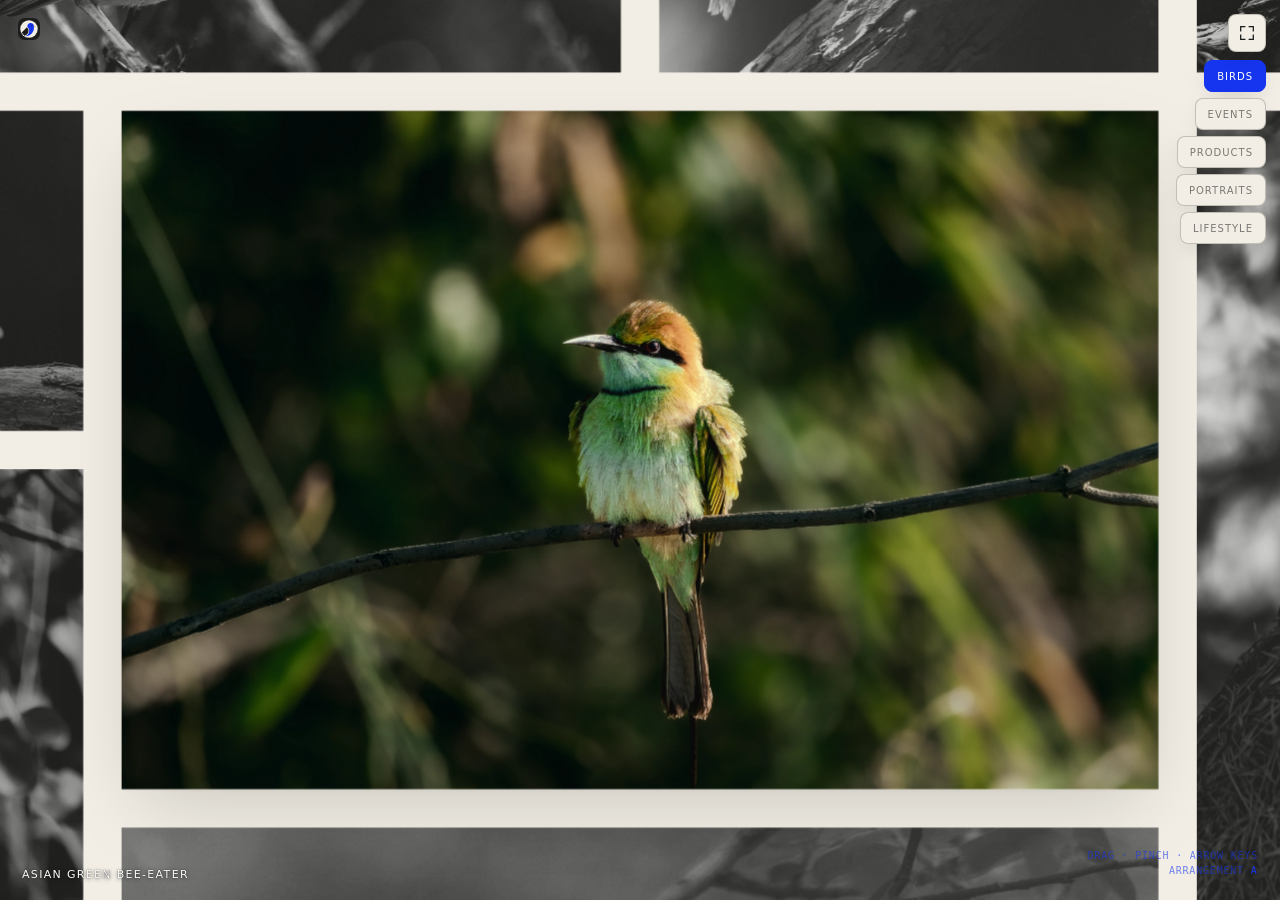
<file: public/index.html>
<!DOCTYPE html>
<html lang="en">
<head>
<meta charset="UTF-8" />
<meta name="viewport" content="width=device-width, initial-scale=1.0, viewport-fit=cover" />
<title>Kees Leemeijer · Photography</title>
<meta name="description" content="Photography by Kees Leemeijer — a hand-arranged, pannable plane in three collections: birds, events and products." />
<link rel="canonical" href="https://gewoonkees132.github.io/Bird-portfolio/" />
<meta name="theme-color" content="#1635ee" />

<meta property="og:type" content="website" />
<meta property="og:site_name" content="Kees Leemeijer" />
<meta property="og:title" content="Kees Leemeijer · Photography" />
<meta property="og:description" content="Photography by Kees Leemeijer — a hand-arranged, pannable plane in three collections: birds, events and products." />
<meta property="og:url" content="https://gewoonkees132.github.io/Bird-portfolio/" />
<meta property="og:image" content="https://gewoonkees132.github.io/Bird-portfolio/files/P5-Green_Bee-eater.webp" />
<meta property="og:image:alt" content="Asian Green Bee-eater perched in evening light." />

<meta name="twitter:card" content="summary_large_image" />
<meta name="twitter:title" content="Kees Leemeijer · Photography" />
<meta name="twitter:description" content="Photography by Kees Leemeijer — a hand-arranged, pannable plane in three collections: birds, events and products." />
<meta name="twitter:image" content="https://gewoonkees132.github.io/Bird-portfolio/files/P5-Green_Bee-eater.webp" />

<link rel="icon" type="image/svg+xml" href="files/logo.svg" />
<link rel="preload" as="image" href="files/P5-Green_Bee-eater.webp" fetchpriority="high" />
<link rel="stylesheet" href="styles.css" />

<script type="application/ld+json">
{
  "@context": "https://schema.org",
  "@graph": [
    {
      "@type": "Person",
      "name": "Kees Leemeijer",
      "url": "https://gewoonkees132.github.io/Bird-portfolio/",
      "image": "https://gewoonkees132.github.io/Bird-portfolio/files/P5-Green_Bee-eater.webp",
      "jobTitle": "Bird photographer",
      "email": "mailto:kees_leemeijer@hotmail.com"
    },
    {
      "@type": "ImageGallery",
      "name": "Bird Photography by Kees Leemeijer",
      "url": "https://gewoonkees132.github.io/Bird-portfolio/",
      "creator": { "@type": "Person", "name": "Kees Leemeijer" },
      "image": [
        {"@type":"ImageObject","name":"European Robin","contentUrl":"https://gewoonkees132.github.io/Bird-portfolio/files/P1-European_Robin.webp"},
        {"@type":"ImageObject","name":"Baya Weaver","contentUrl":"https://gewoonkees132.github.io/Bird-portfolio/files/P2-Baya_Weaver.webp"},
        {"@type":"ImageObject","name":"Dunnock","contentUrl":"https://gewoonkees132.github.io/Bird-portfolio/files/P4-Dunnock.webp"},
        {"@type":"ImageObject","name":"Asian Green Bee-eater","contentUrl":"https://gewoonkees132.github.io/Bird-portfolio/files/P5-Green_Bee-eater.webp"},
        {"@type":"ImageObject","name":"Baya Weaver","contentUrl":"https://gewoonkees132.github.io/Bird-portfolio/files/P6-Baya_Weaver_display.webp"},
        {"@type":"ImageObject","name":"Eurasian Blue Tit","contentUrl":"https://gewoonkees132.github.io/Bird-portfolio/files/P7-Eurasian_Blue_Tit.webp"},
        {"@type":"ImageObject","name":"Jerdon’s Bushlark","contentUrl":"https://gewoonkees132.github.io/Bird-portfolio/files/P8-Jerdons_Bushlark.webp"},
        {"@type":"ImageObject","name":"Eurasian Blue Tit","contentUrl":"https://gewoonkees132.github.io/Bird-portfolio/files/P9-Eurasian_Blue_Tit.webp"},
        {"@type":"ImageObject","name":"Great Tit","contentUrl":"https://gewoonkees132.github.io/Bird-portfolio/files/P10-Great_Tit.webp"},
        {"@type":"ImageObject","name":"Great Tit","contentUrl":"https://gewoonkees132.github.io/Bird-portfolio/files/P11-Great_Tit.webp"},
        {"@type":"ImageObject","name":"Great Tit","contentUrl":"https://gewoonkees132.github.io/Bird-portfolio/files/P12-Great_Tit.webp"},
        {"@type":"ImageObject","name":"Eurasian Blue Tit","contentUrl":"https://gewoonkees132.github.io/Bird-portfolio/files/P13-Eurasian_Blue_Tit.webp"},
        {"@type":"ImageObject","name":"European Robin","contentUrl":"https://gewoonkees132.github.io/Bird-portfolio/files/P14-European_Robin.webp"},
        {"@type":"ImageObject","name":"European Robin","contentUrl":"https://gewoonkees132.github.io/Bird-portfolio/files/P15-European_Robin.webp"},
        {"@type":"ImageObject","name":"European Robin","contentUrl":"https://gewoonkees132.github.io/Bird-portfolio/files/P16-European_Robin.webp"},
        {"@type":"ImageObject","name":"Eurasian Blue Tit","contentUrl":"https://gewoonkees132.github.io/Bird-portfolio/files/P17-Eurasian_Blue_Tit.webp"},
        {"@type":"ImageObject","name":"Great Spotted Woodpecker","contentUrl":"https://gewoonkees132.github.io/Bird-portfolio/files/P18-Great_Spotted_Woodpecker.webp"},
        {"@type":"ImageObject","name":"House Sparrow","contentUrl":"https://gewoonkees132.github.io/Bird-portfolio/files/P19-House_Sparrow.webp"},
        {"@type":"ImageObject","name":"Lesser Black-backed Gull","contentUrl":"https://gewoonkees132.github.io/Bird-portfolio/files/P20-Lesser_Black-backed_Gull.webp"}
      ]
    }
  ]
}
</script>
</head>
<body>
<main>

  <!-- Desktop spatial plane (decorative for AT — mobile edition serves screen readers) -->
  <div class="stage" id="stage" aria-hidden="true" aria-label="Pannable photograph plane. Drag, pinch, or use arrow keys to explore. Mobile visitors see an editorial scroll below.">
    <div class="plane" id="plane"></div>
  </div>

  <!-- Identity (wordmark + pictogram) -->
  <a class="identity" href="mailto:kees_leemeijer@hotmail.com" aria-label="Email Kees Leemeijer">
    <img class="pictogram" src="files/logo.svg" alt="" aria-hidden="true" />
    <h1 class="wordmark"><span class="name">Kees Leemeijer</span><span class="dot">.</span></h1>
  </a>

  <!-- Species label, pinned bottom-left.
       Resting: just .line-name in small caps on the photo.
       Bloomed: name + latin, hairline-separated lede / vitals / fun-fact pull. -->
  <div class="species" id="species">
    <!-- Resting label and bloomed title are two elements that crossfade on
         bloom (no layout morph). The resting label carries aria-live so the
         current species is announced; the bloomed title duplicates it visually
         and is hidden from AT. -->
    <div class="line-name line-name--bloom" aria-hidden="true"></div>
    <div class="line-name line-name--rest" aria-live="polite" aria-atomic="true"></div>
    <div class="line-lede"></div>
    <div class="line-vitals"></div>
    <div class="line-fact"></div>
  </div>

  <!-- Quiet pan affordance: arrangement letter + drag hint -->
  <div class="compass">
    <div>Drag · pinch · arrow keys</div>
    <div>Arrangement <span class="arr" id="compass-arr">A</span></div>
  </div>

  <!-- Collection switcher — four bodies of work share one plane. Four
       separate buttons stacked down the right-hand edge, under the viewer
       toggle. The data-collection keys match COLLECTIONS in app.js, and
       tools/check-species.js asserts that they still do. -->
  <div class="collections" id="collections" role="group" aria-label="Choose a collection">
    <button class="coll-btn" type="button" data-collection="birds"    aria-pressed="true">Birds</button>
    <button class="coll-btn" type="button" data-collection="events"   aria-pressed="false">Events</button>
    <button class="coll-btn" type="button" data-collection="products" aria-pressed="false">Products</button>
    <button class="coll-btn" type="button" data-collection="portraits" aria-pressed="false">Portraits</button>
    <button class="coll-btn" type="button" data-collection="lifestyle" aria-pressed="false">Lifestyle</button>
  </div>

  <!-- Full-screen viewer. The top-right control opens the focused photograph
       full screen and then *is* the close button — it never moves, it only
       swaps its glyph. The species opener stays layered above the viewer so
       its plate can still be read and toggled over the image. -->
  <button class="fs-toggle" id="fs-toggle" type="button"
          aria-controls="fullscreen" aria-expanded="false"
          aria-label="View this photograph full screen">
    <svg class="fs-ico fs-ico--expand" viewBox="0 0 20 20" aria-hidden="true" focusable="false">
      <path d="M3 7.5V3h4.5M12.5 3H17v4.5M17 12.5V17h-4.5M7.5 17H3v-4.5" />
    </svg>
    <svg class="fs-ico fs-ico--close" viewBox="0 0 20 20" aria-hidden="true" focusable="false">
      <path d="M5 5l10 10M15 5L5 15" />
    </svg>
  </button>

  <div class="fullscreen" id="fullscreen" hidden>
    <img class="fs-img" id="fs-img" alt="" decoding="async" draggable="false" />
  </div>

  <!-- Mobile set control. Mirrors .fs-toggle's contract: fixed in the top-right
       corner, never moves, never disappears, and becomes its own close button by
       swapping its glyph. 44px rather than 38px because this one is only ever
       touched. Lives outside .mobile-edition so the scroll container can never
       clip or scroll it. -->
  <button class="set-toggle" id="set-toggle" type="button"
          aria-controls="set-menu" aria-expanded="false"
          aria-label="Choose a body of work">
    <svg class="set-ico set-ico--open" viewBox="0 0 20 20" aria-hidden="true" focusable="false">
      <path d="M3 5.5h14M3 10h14M3 14.5h14" />
    </svg>
    <svg class="set-ico set-ico--close" viewBox="0 0 20 20" aria-hidden="true" focusable="false">
      <path d="M5 5l10 10M15 5L5 15" />
    </svg>
  </button>

  <div class="set-backdrop" id="set-backdrop" hidden></div>

  <div class="set-menu" id="set-menu" role="group" aria-label="Bodies of work" hidden>
    <button class="set-opt" type="button" data-set-opt="birds">Birds<span class="set-n">16</span></button>
    <button class="set-opt" type="button" data-set-opt="products">Products<span class="set-n">19</span></button>
    <button class="set-opt" type="button" data-set-opt="events">Events<span class="set-n">23</span></button>
    <button class="set-opt" type="button" data-set-opt="portraits">Portraits<span class="set-n">17</span></button>
    <button class="set-opt" type="button" data-set-opt="lifestyle">Lifestyle<span class="set-n">16</span></button>
  </div>

  <!-- Mobile placeholder edition.
       data-set is the single source of truth for what is on screen: CSS hides
       every [data-cat] that does not match it, and JS reads the same attribute
       to write the header count. Menu and header can never disagree. -->
  <div class="mobile-edition" id="mobile-edition" data-set="birds">
    <div class="mobile-identity">
      <span class="mobile-mark">
        <img class="pictogram" src="files/logo.svg" alt="" aria-hidden="true" />
        <h1 class="mobile-name"><span class="name">Kees Leemeijer</span><span class="dot">.</span></h1>
      </span>
      <span class="mobile-count" id="mobile-count" aria-live="polite"></span>
    </div>
    <div class="mobile-note" data-cat="birds">Mobile edition — placeholder. Final order is editorial, hand-ordered, opening with Arrangement A's lead.</div>
    <div class="mobile-note" data-cat="products">Mobile edition — placeholder. Designed and printed pieces, one series after another.</div>
    <div class="mobile-note" data-cat="events">Mobile edition — placeholder. Build days, a trade floor and a wedding, one series after another.</div>
    <div class="mobile-note" data-cat="portraits">Mobile edition — placeholder. Portraits across four years, the sitters unnamed by choice.</div>
    <div class="mobile-note" data-cat="lifestyle">Mobile edition — placeholder. Life around the work, 2022 to 2025, one year after another.</div>

    <div class="mcell" data-cat="birds" data-sp="5">
      <div class="mphoto" style="aspect-ratio: 3/2; --ph-band-a:#a87a3e; --ph-band-b:#b8893f;">
        <img src="files/P5-Green_Bee-eater.webp" alt="" fetchpriority="high" decoding="async" />
        <span>P5 · ASIAN GREEN BEE-EATER</span>
      </div>
      <div class="mlabel">Asian Green Bee-eater<span class="latin">Merops orientalis</span></div>
    </div>
    <div class="mcell" data-cat="birds" data-sp="13">
      <div class="mphoto" style="aspect-ratio: 2/3; --ph-band-a:#6e5444; --ph-band-b:#7e6454;">
        <img src="files/P13-Eurasian_Blue_Tit.webp" alt="" loading="lazy" decoding="async" />
        <span>P13 · EURASIAN BLUE TIT</span>
      </div>
      <div class="mlabel">Eurasian Blue Tit<span class="latin">Cyanistes caeruleus</span></div>
    </div>
    <div class="mcell" data-cat="birds" data-sp="1">
      <div class="mphoto" style="aspect-ratio: 3/2; --ph-band-a:#3d6b8a; --ph-band-b:#4a7c9a;">
        <img src="files/P1-European_Robin.webp" alt="" loading="lazy" decoding="async" />
        <span>P1 · EUROPEAN ROBIN</span>
      </div>
      <div class="mlabel">European Robin<span class="latin">Erithacus rubecula</span></div>
    </div>
    <div class="mcell" data-cat="birds" data-sp="2">
      <div class="mphoto" style="aspect-ratio: 2/3; --ph-band-a:#c79e6e; --ph-band-b:#b88c5e;">
        <img src="files/P2-Baya_Weaver.webp" alt="" loading="lazy" decoding="async" />
        <span>P2 · BAYA WEAVER</span>
      </div>
      <div class="mlabel">Baya Weaver<span class="latin">Ploceus philippinus</span></div>
    </div>
    <div class="mcell" data-cat="birds" data-sp="7">
      <div class="mphoto" style="aspect-ratio: 3/2; --ph-band-a:#6e5444; --ph-band-b:#7e6454;">
        <img src="files/P7-Eurasian_Blue_Tit.webp" alt="" loading="lazy" decoding="async" />
        <span>P7 · EURASIAN BLUE TIT</span>
      </div>
      <div class="mlabel">Eurasian Blue Tit<span class="latin">Cyanistes caeruleus</span></div>
    </div>
    <div class="mcell" data-cat="birds" data-sp="16">
      <div class="mphoto" style="aspect-ratio: 2/3; --ph-band-a:#3d6b8a; --ph-band-b:#4a7c9a;">
        <img src="files/P16-European_Robin.webp" alt="" loading="lazy" decoding="async" />
        <span>P16 · EUROPEAN ROBIN</span>
      </div>
      <div class="mlabel">European Robin<span class="latin">Erithacus rubecula</span></div>
    </div>
    <div class="mcell" data-cat="birds" data-sp="9">
      <div class="mphoto" style="aspect-ratio: 3/2; --ph-band-a:#6e5444; --ph-band-b:#7e6454;">
        <img src="files/P9-Eurasian_Blue_Tit.webp" alt="" loading="lazy" decoding="async" />
        <span>P9 · EURASIAN BLUE TIT</span>
      </div>
      <div class="mlabel">Eurasian Blue Tit<span class="latin">Cyanistes caeruleus</span></div>
    </div>
    <div class="mcell" data-cat="birds" data-sp="6">
      <div class="mphoto" style="aspect-ratio: 2/3; --ph-band-a:#8b7848; --ph-band-b:#9a8758;">
        <img src="files/P6-Baya_Weaver_display.webp" alt="" loading="lazy" decoding="async" />
        <span>P6 · BAYA WEAVER</span>
      </div>
      <div class="mlabel">Baya Weaver<span class="latin">Ploceus philippinus</span></div>
    </div>
    <div class="mcell" data-cat="birds" data-sp="10">
      <div class="mphoto" style="aspect-ratio: 3/2; --ph-band-a:#6e5444; --ph-band-b:#7e6454;">
        <img src="files/P10-Great_Tit.webp" alt="" loading="lazy" decoding="async" />
        <span>P10 · GREAT TIT</span>
      </div>
      <div class="mlabel">Great Tit<span class="latin">Parus major</span></div>
    </div>
    <div class="mcell" data-cat="birds" data-sp="14">
      <div class="mphoto" style="aspect-ratio: 3/2; --ph-band-a:#3d6b8a; --ph-band-b:#4a7c9a;">
        <img src="files/P14-European_Robin.webp" alt="" loading="lazy" decoding="async" />
        <span>P14 · EUROPEAN ROBIN</span>
      </div>
      <div class="mlabel">European Robin<span class="latin">Erithacus rubecula</span></div>
    </div>
    <div class="mcell" data-cat="birds" data-sp="4">
      <div class="mphoto" style="aspect-ratio: 21/9; --ph-band-a:#3a4a3e; --ph-band-b:#48584c;">
        <img src="files/P4-Dunnock.webp" alt="" loading="lazy" decoding="async" />
        <span>P4 · DUNNOCK</span>
      </div>
      <div class="mlabel">Dunnock<span class="latin">Prunella modularis</span></div>
    </div>
    <div class="mcell" data-cat="birds" data-sp="11">
      <div class="mphoto" style="aspect-ratio: 3/2; --ph-band-a:#6e5444; --ph-band-b:#7e6454;">
        <img src="files/P11-Great_Tit.webp" alt="" loading="lazy" decoding="async" />
        <span>P11 · GREAT TIT</span>
      </div>
      <div class="mlabel">Great Tit<span class="latin">Parus major</span></div>
    </div>
    <div class="mcell" data-cat="birds" data-sp="15">
      <div class="mphoto" style="aspect-ratio: 3/2; --ph-band-a:#3d6b8a; --ph-band-b:#4a7c9a;">
        <img src="files/P15-European_Robin.webp" alt="" loading="lazy" decoding="async" />
        <span>P15 · EUROPEAN ROBIN</span>
      </div>
      <div class="mlabel">European Robin<span class="latin">Erithacus rubecula</span></div>
    </div>
    <div class="mcell" data-cat="birds" data-sp="8">
      <div class="mphoto" style="aspect-ratio: 21/9; --ph-band-a:#cdc4b0; --ph-band-b:#bdb4a0;">
        <img src="files/P8-Jerdons_Bushlark.webp" alt="" loading="lazy" decoding="async" />
        <span>P8 · JERDON&rsquo;S BUSHLARK</span>
      </div>
      <div class="mlabel">Jerdon&rsquo;s Bushlark<span class="latin">Plocealauda affinis</span></div>
    </div>
    <div class="mcell" data-cat="birds" data-sp="12">
      <div class="mphoto" style="aspect-ratio: 3/2; --ph-band-a:#6e5444; --ph-band-b:#7e6454;">
        <img src="files/P12-Great_Tit.webp" alt="" loading="lazy" decoding="async" />
        <span>P12 · GREAT TIT</span>
      </div>
      <div class="mlabel">Great Tit<span class="latin">Parus major</span></div>
    </div>
    <div class="mcell" data-cat="birds" data-sp="17">
      <div class="mphoto" style="aspect-ratio: 3/2; --ph-band-a:#796d2c; --ph-band-b:#897d3c;">
        <img src="files/P17-Eurasian_Blue_Tit.webp" alt="" loading="lazy" decoding="async" />
        <span>P17 · EURASIAN BLUE TIT</span>
      </div>
      <div class="mlabel">Eurasian Blue Tit<span class="latin">Cyanistes caeruleus</span></div>
    </div>
    <div class="mcell" data-cat="birds" data-sp="18">
      <div class="mphoto" style="aspect-ratio: 2/3; --ph-band-a:#504734; --ph-band-b:#605744;">
        <img src="files/P18-Great_Spotted_Woodpecker.webp" alt="" loading="lazy" decoding="async" />
        <span>P18 · GREAT SPOTTED WOODPECKER</span>
      </div>
      <div class="mlabel">Great Spotted Woodpecker<span class="latin">Dendrocopos major</span></div>
    </div>
    <div class="mcell" data-cat="birds" data-sp="19">
      <div class="mphoto" style="aspect-ratio: 2/3; --ph-band-a:#605e39; --ph-band-b:#706e49;">
        <img src="files/P19-House_Sparrow.webp" alt="" loading="lazy" decoding="async" />
        <span>P19 · HOUSE SPARROW</span>
      </div>
      <div class="mlabel">House Sparrow<span class="latin">Passer domesticus</span></div>
    </div>
    <div class="mcell" data-cat="birds" data-sp="20">
      <div class="mphoto" style="aspect-ratio: 3/2; --ph-band-a:#978887; --ph-band-b:#a79897;">
        <img src="files/P20-Lesser_Black-backed_Gull.webp" alt="" loading="lazy" decoding="async" />
        <span>P20 · LESSER BLACK-BACKED GULL</span>
      </div>
      <div class="mlabel">Lesser Black-backed Gull<span class="latin">Larus fuscus</span></div>
    </div>

    <!-- Products set — hidden unless .mobile-edition[data-set="products"].
         Every image stays loading="lazy": a display:none cell never intersects
         the viewport, so an inactive set costs no bytes until it is chosen. -->
    <div class="mcell" data-cat="products">
      <div class="mphoto" style="aspect-ratio: 3/2; --ph-band-a:#181818; --ph-band-b:#151515;">
        <img src="files/products/R4-Colour_Printing.webp" alt="" loading="lazy" decoding="async" />
        <span>R4 · COLOUR PRINTING</span>
      </div>
      <div class="mlabel">Colour Printing<span class="latin">Reference sheet</span></div>
    </div>
    <div class="mcell" data-cat="products">
      <div class="mphoto" style="aspect-ratio: 3/2; --ph-band-a:#281818; --ph-band-b:#231515;">
        <img src="files/products/R5-Addidex_Showpiece.webp" alt="" loading="lazy" decoding="async" />
        <span>R5 · ADDIDEX SHOWPIECE</span>
      </div>
      <div class="mlabel">Addidex Showpiece<span class="latin">Stand piece · Addidex 2026</span></div>
    </div>
    <div class="mcell" data-cat="products">
      <div class="mphoto" style="aspect-ratio: 2/3; --ph-band-a:#180808; --ph-band-b:#150707;">
        <img src="files/products/R6-Addidex_Showpiece.webp" alt="" loading="lazy" decoding="async" />
        <span>R6 · ADDIDEX SHOWPIECE</span>
      </div>
      <div class="mlabel">Addidex Showpiece<span class="latin">Stand piece · Addidex 2026</span></div>
    </div>
    <div class="mcell" data-cat="products">
      <div class="mphoto" style="aspect-ratio: 3/2; --ph-band-a:#583838; --ph-band-b:#4d3131;">
        <img src="files/products/R7-Studio_Piece.webp" alt="" loading="lazy" decoding="async" />
        <span>R7 · STUDIO PIECE</span>
      </div>
      <div class="mlabel">Studio Piece<span class="latin">Studio frame · 2021</span></div>
    </div>
    <div class="mcell" data-cat="products">
      <div class="mphoto" style="aspect-ratio: 3/2; --ph-band-a:#281818; --ph-band-b:#231515;">
        <img src="files/products/R8-Printed_Piece.webp" alt="" loading="lazy" decoding="async" />
        <span>R8 · PRINTED PIECE</span>
      </div>
      <div class="mlabel">Printed Piece<span class="latin">Designed and printed</span></div>
    </div>
    <div class="mcell" data-cat="products">
      <div class="mphoto" style="aspect-ratio: 3/2; --ph-band-a:#281818; --ph-band-b:#231515;">
        <img src="files/products/R9-Printed_Piece.webp" alt="" loading="lazy" decoding="async" />
        <span>R9 · PRINTED PIECE</span>
      </div>
      <div class="mlabel">Printed Piece<span class="latin">Designed and printed</span></div>
    </div>
    <div class="mcell" data-cat="products">
      <div class="mphoto" style="aspect-ratio: 3/2; --ph-band-a:#f8f8f8; --ph-band-b:#dadada;">
        <img src="files/products/R10-Printed_Piece.webp" alt="" loading="lazy" decoding="async" />
        <span>R10 · PRINTED PIECE</span>
      </div>
      <div class="mlabel">Printed Piece<span class="latin">Designed and printed</span></div>
    </div>
    <div class="mcell" data-cat="products">
      <div class="mphoto" style="aspect-ratio: 3/2; --ph-band-a:#181818; --ph-band-b:#151515;">
        <img src="files/products/R11-Printed_Piece.webp" alt="" loading="lazy" decoding="async" />
        <span>R11 · PRINTED PIECE</span>
      </div>
      <div class="mlabel">Printed Piece<span class="latin">Designed and printed</span></div>
    </div>
    <div class="mcell" data-cat="products">
      <div class="mphoto" style="aspect-ratio: 2/3; --ph-band-a:#585858; --ph-band-b:#4d4d4d;">
        <img src="files/products/R14-Printed_Piece.webp" alt="" loading="lazy" decoding="async" />
        <span>R14 · PRINTED PIECE</span>
      </div>
      <div class="mlabel">Printed Piece<span class="latin">Designed and printed</span></div>
    </div>
    <div class="mcell" data-cat="products">
      <div class="mphoto" style="aspect-ratio: 2/3; --ph-band-a:#583838; --ph-band-b:#4d3131;">
        <img src="files/products/R15-Studio_Session.webp" alt="" loading="lazy" decoding="async" />
        <span>R15 · STUDIO SESSION</span>
      </div>
      <div class="mlabel">Studio Session<span class="latin">Printed pieces · July 2026</span></div>
    </div>
    <div class="mcell" data-cat="products">
      <div class="mphoto" style="aspect-ratio: 2/3; --ph-band-a:#b8b8b8; --ph-band-b:#a2a2a2;">
        <img src="files/products/R16-Studio_Session.webp" alt="" loading="lazy" decoding="async" />
        <span>R16 · STUDIO SESSION</span>
      </div>
      <div class="mlabel">Studio Session<span class="latin">Printed pieces · July 2026</span></div>
    </div>
    <div class="mcell" data-cat="products">
      <div class="mphoto" style="aspect-ratio: 2/3; --ph-band-a:#182828; --ph-band-b:#152323;">
        <img src="files/products/R17-Studio_Session.webp" alt="" loading="lazy" decoding="async" />
        <span>R17 · STUDIO SESSION</span>
      </div>
      <div class="mlabel">Studio Session<span class="latin">Printed pieces · July 2026</span></div>
    </div>
    <div class="mcell" data-cat="products">
      <div class="mphoto" style="aspect-ratio: 3/2; --ph-band-a:#b89888; --ph-band-b:#a28678;">
        <img src="files/products/R18-Studio_Session.webp" alt="" loading="lazy" decoding="async" />
        <span>R18 · STUDIO SESSION</span>
      </div>
      <div class="mlabel">Studio Session<span class="latin">Printed pieces · July 2026</span></div>
    </div>
    <div class="mcell" data-cat="products">
      <div class="mphoto" style="aspect-ratio: 2/3; --ph-band-a:#f8f8f8; --ph-band-b:#dadada;">
        <img src="files/products/R19-Studio_Session.webp" alt="" loading="lazy" decoding="async" />
        <span>R19 · STUDIO SESSION</span>
      </div>
      <div class="mlabel">Studio Session<span class="latin">Printed pieces · July 2026</span></div>
    </div>
    <div class="mcell" data-cat="products">
      <div class="mphoto" style="aspect-ratio: 2/3; --ph-band-a:#e8e8e8; --ph-band-b:#cccccc;">
        <img src="files/products/R20-Studio_Session.webp" alt="" loading="lazy" decoding="async" />
        <span>R20 · STUDIO SESSION</span>
      </div>
      <div class="mlabel">Studio Session<span class="latin">Printed pieces · July 2026</span></div>
    </div>
    <div class="mcell" data-cat="products">
      <div class="mphoto" style="aspect-ratio: 2/3; --ph-band-a:#e8e8e8; --ph-band-b:#cccccc;">
        <img src="files/products/R21-Studio_Session.webp" alt="" loading="lazy" decoding="async" />
        <span>R21 · STUDIO SESSION</span>
      </div>
      <div class="mlabel">Studio Session<span class="latin">Printed pieces · July 2026</span></div>
    </div>
    <div class="mcell" data-cat="products">
      <div class="mphoto" style="aspect-ratio: 3/2; --ph-band-a:#f8f8f8; --ph-band-b:#dadada;">
        <img src="files/products/R22-Studio_Session.webp" alt="" loading="lazy" decoding="async" />
        <span>R22 · STUDIO SESSION</span>
      </div>
      <div class="mlabel">Studio Session<span class="latin">Printed pieces · July 2026</span></div>
    </div>
    <div class="mcell" data-cat="products">
      <div class="mphoto" style="aspect-ratio: 2/3; --ph-band-a:#f8f8f8; --ph-band-b:#dadada;">
        <img src="files/products/R23-Studio_Session.webp" alt="" loading="lazy" decoding="async" />
        <span>R23 · STUDIO SESSION</span>
      </div>
      <div class="mlabel">Studio Session<span class="latin">Printed pieces · July 2026</span></div>
    </div>
    <div class="mcell" data-cat="products">
      <div class="mphoto" style="aspect-ratio: 2/3; --ph-band-a:#e8e8e8; --ph-band-b:#cccccc;">
        <img src="files/products/R24-Studio_Session.webp" alt="" loading="lazy" decoding="async" />
        <span>R24 · STUDIO SESSION</span>
      </div>
      <div class="mlabel">Studio Session<span class="latin">Printed pieces · July 2026</span></div>
    </div>

    <!-- Events set — same contract as products. -->
    <div class="mcell" data-cat="events">
      <div class="mphoto" style="aspect-ratio: 3/2; --ph-band-a:#885838; --ph-band-b:#784d31;">
        <img src="files/events/E1-Bouwen_met_Aarde.webp" alt="" loading="lazy" decoding="async" />
        <span>E1 · BOUWEN MET AARDE</span>
      </div>
      <div class="mlabel">Bouwen met Aarde<span class="latin">24–25 June 2026</span></div>
    </div>
    <div class="mcell" data-cat="events">
      <div class="mphoto" style="aspect-ratio: 3/2; --ph-band-a:#181818; --ph-band-b:#151515;">
        <img src="files/events/E2-Bouwen_met_Aarde.webp" alt="" loading="lazy" decoding="async" />
        <span>E2 · BOUWEN MET AARDE</span>
      </div>
      <div class="mlabel">Bouwen met Aarde<span class="latin">24–25 June 2026</span></div>
    </div>
    <div class="mcell" data-cat="events">
      <div class="mphoto" style="aspect-ratio: 3/2; --ph-band-a:#181818; --ph-band-b:#151515;">
        <img src="files/events/E3-Bouwen_met_Aarde.webp" alt="" loading="lazy" decoding="async" />
        <span>E3 · BOUWEN MET AARDE</span>
      </div>
      <div class="mlabel">Bouwen met Aarde<span class="latin">24–25 June 2026</span></div>
    </div>
    <div class="mcell" data-cat="events">
      <div class="mphoto" style="aspect-ratio: 2/3; --ph-band-a:#181818; --ph-band-b:#151515;">
        <img src="files/events/E4-Bouwen_met_Aarde.webp" alt="" loading="lazy" decoding="async" />
        <span>E4 · BOUWEN MET AARDE</span>
      </div>
      <div class="mlabel">Bouwen met Aarde<span class="latin">24–25 June 2026</span></div>
    </div>
    <div class="mcell" data-cat="events">
      <div class="mphoto" style="aspect-ratio: 3/2; --ph-band-a:#180808; --ph-band-b:#150707;">
        <img src="files/events/E5-Bouwen_met_Aarde.webp" alt="" loading="lazy" decoding="async" />
        <span>E5 · BOUWEN MET AARDE</span>
      </div>
      <div class="mlabel">Bouwen met Aarde<span class="latin">24–25 June 2026</span></div>
    </div>
    <div class="mcell" data-cat="events">
      <div class="mphoto" style="aspect-ratio: 2/3; --ph-band-a:#f8f8f8; --ph-band-b:#dadada;">
        <img src="files/events/E6-Bouwen_met_Aarde.webp" alt="" loading="lazy" decoding="async" />
        <span>E6 · BOUWEN MET AARDE</span>
      </div>
      <div class="mlabel">Bouwen met Aarde<span class="latin">24–25 June 2026</span></div>
    </div>
    <div class="mcell" data-cat="events">
      <div class="mphoto" style="aspect-ratio: 3/2; --ph-band-a:#180808; --ph-band-b:#150707;">
        <img src="files/events/E7-Bouwen_met_Aarde.webp" alt="" loading="lazy" decoding="async" />
        <span>E7 · BOUWEN MET AARDE</span>
      </div>
      <div class="mlabel">Bouwen met Aarde<span class="latin">24–25 June 2026</span></div>
    </div>
    <div class="mcell" data-cat="events">
      <div class="mphoto" style="aspect-ratio: 3/2; --ph-band-a:#e8e8f8; --ph-band-b:#ccccda;">
        <img src="files/events/E8-Addidex_2026.webp" alt="" loading="lazy" decoding="async" />
        <span>E8 · ADDIDEX 2026</span>
      </div>
      <div class="mlabel">Addidex 2026<span class="latin">30 June – 1 July 2026</span></div>
    </div>
    <div class="mcell" data-cat="events">
      <div class="mphoto" style="aspect-ratio: 3/2; --ph-band-a:#181818; --ph-band-b:#151515;">
        <img src="files/events/E9-Addidex_2026.webp" alt="" loading="lazy" decoding="async" />
        <span>E9 · ADDIDEX 2026</span>
      </div>
      <div class="mlabel">Addidex 2026<span class="latin">30 June – 1 July 2026</span></div>
    </div>
    <div class="mcell" data-cat="events">
      <div class="mphoto" style="aspect-ratio: 2/3; --ph-band-a:#181818; --ph-band-b:#151515;">
        <img src="files/events/E10-Addidex_2026.webp" alt="" loading="lazy" decoding="async" />
        <span>E10 · ADDIDEX 2026</span>
      </div>
      <div class="mlabel">Addidex 2026<span class="latin">30 June – 1 July 2026</span></div>
    </div>
    <div class="mcell" data-cat="events">
      <div class="mphoto" style="aspect-ratio: 3/2; --ph-band-a:#f8f8f8; --ph-band-b:#dadada;">
        <img src="files/events/E11-Addidex_2026.webp" alt="" loading="lazy" decoding="async" />
        <span>E11 · ADDIDEX 2026</span>
      </div>
      <div class="mlabel">Addidex 2026<span class="latin">30 June – 1 July 2026</span></div>
    </div>
    <div class="mcell" data-cat="events">
      <div class="mphoto" style="aspect-ratio: 3/2; --ph-band-a:#181818; --ph-band-b:#151515;">
        <img src="files/events/E12-Addidex_2026.webp" alt="" loading="lazy" decoding="async" />
        <span>E12 · ADDIDEX 2026</span>
      </div>
      <div class="mlabel">Addidex 2026<span class="latin">30 June – 1 July 2026</span></div>
    </div>
    <div class="mcell" data-cat="events">
      <div class="mphoto" style="aspect-ratio: 3/2; --ph-band-a:#281818; --ph-band-b:#231515;">
        <img src="files/events/E13-Addidex_2026.webp" alt="" loading="lazy" decoding="async" />
        <span>E13 · ADDIDEX 2026</span>
      </div>
      <div class="mlabel">Addidex 2026<span class="latin">30 June – 1 July 2026</span></div>
    </div>
    <div class="mcell" data-cat="events">
      <div class="mphoto" style="aspect-ratio: 3/2; --ph-band-a:#f8f8f8; --ph-band-b:#dadada;">
        <img src="files/events/E14-Addidex_2026.webp" alt="" loading="lazy" decoding="async" />
        <span>E14 · ADDIDEX 2026</span>
      </div>
      <div class="mlabel">Addidex 2026<span class="latin">30 June – 1 July 2026</span></div>
    </div>
    <div class="mcell" data-cat="events">
      <div class="mphoto" style="aspect-ratio: 3/2; --ph-band-a:#181818; --ph-band-b:#151515;">
        <img src="files/events/E15-Addidex_2026.webp" alt="" loading="lazy" decoding="async" />
        <span>E15 · ADDIDEX 2026</span>
      </div>
      <div class="mlabel">Addidex 2026<span class="latin">30 June – 1 July 2026</span></div>
    </div>
    <div class="mcell" data-cat="events">
      <div class="mphoto" style="aspect-ratio: 3/2; --ph-band-a:#f8f8f8; --ph-band-b:#dadada;">
        <img src="files/events/E16-Addidex_2026.webp" alt="" loading="lazy" decoding="async" />
        <span>E16 · ADDIDEX 2026</span>
      </div>
      <div class="mlabel">Addidex 2026<span class="latin">30 June – 1 July 2026</span></div>
    </div>
    <div class="mcell" data-cat="events">
      <div class="mphoto" style="aspect-ratio: 3/2; --ph-band-a:#f8f8f8; --ph-band-b:#dadada;">
        <img src="files/events/E17-Italian_Wedding.webp" alt="" loading="lazy" decoding="async" />
        <span>E17 · ITALIAN WEDDING</span>
      </div>
      <div class="mlabel">Italian Wedding<span class="latin">Italy · undated</span></div>
    </div>
    <div class="mcell" data-cat="events">
      <div class="mphoto" style="aspect-ratio: 3/2; --ph-band-a:#e8e8f8; --ph-band-b:#ccccda;">
        <img src="files/events/E18-Italian_Wedding.webp" alt="" loading="lazy" decoding="async" />
        <span>E18 · ITALIAN WEDDING</span>
      </div>
      <div class="mlabel">Italian Wedding<span class="latin">Italy · undated</span></div>
    </div>
    <div class="mcell" data-cat="events">
      <div class="mphoto" style="aspect-ratio: 3/2; --ph-band-a:#283828; --ph-band-b:#233123;">
        <img src="files/events/E19-Italian_Wedding.webp" alt="" loading="lazy" decoding="async" />
        <span>E19 · ITALIAN WEDDING</span>
      </div>
      <div class="mlabel">Italian Wedding<span class="latin">Italy · undated</span></div>
    </div>
    <div class="mcell" data-cat="events">
      <div class="mphoto" style="aspect-ratio: 2/3; --ph-band-a:#f8f8f8; --ph-band-b:#dadada;">
        <img src="files/events/E20-Italian_Wedding.webp" alt="" loading="lazy" decoding="async" />
        <span>E20 · ITALIAN WEDDING</span>
      </div>
      <div class="mlabel">Italian Wedding<span class="latin">Italy · undated</span></div>
    </div>
    <div class="mcell" data-cat="events">
      <div class="mphoto" style="aspect-ratio: 2/3; --ph-band-a:#f8f8f8; --ph-band-b:#dadada;">
        <img src="files/events/E21-Italian_Wedding.webp" alt="" loading="lazy" decoding="async" />
        <span>E21 · ITALIAN WEDDING</span>
      </div>
      <div class="mlabel">Italian Wedding<span class="latin">Italy · undated</span></div>
    </div>
    <div class="mcell" data-cat="events">
      <div class="mphoto" style="aspect-ratio: 2/3; --ph-band-a:#181818; --ph-band-b:#151515;">
        <img src="files/events/E22-Italian_Wedding.webp" alt="" loading="lazy" decoding="async" />
        <span>E22 · ITALIAN WEDDING</span>
      </div>
      <div class="mlabel">Italian Wedding<span class="latin">Italy · undated</span></div>
    </div>
    <div class="mcell" data-cat="events">
      <div class="mphoto" style="aspect-ratio: 2/3; --ph-band-a:#f8f8f8; --ph-band-b:#dadada;">
        <img src="files/events/E23-Italian_Wedding.webp" alt="" loading="lazy" decoding="async" />
        <span>E23 · ITALIAN WEDDING</span>
      </div>
      <div class="mlabel">Italian Wedding<span class="latin">Italy · undated</span></div>
    </div>

    <!-- Portraits set — same contract as products and events. -->
    <div class="mcell" data-cat="portraits">
      <div class="mphoto" style="aspect-ratio: 3/2; --ph-band-a:#767945; --ph-band-b:#67693c;">
        <img src="files/portraits/T1-Portraits_I.webp" alt="" loading="lazy" decoding="async" />
        <span>T1 · PORTRAITS I</span>
      </div>
      <div class="mlabel">Portraits I<span class="latin">85 mm · 2021–2024</span></div>
    </div>
    <div class="mcell" data-cat="portraits">
      <div class="mphoto" style="aspect-ratio: 2/3; --ph-band-a:#6b5751; --ph-band-b:#5d4c46;">
        <img src="files/portraits/T2-Portraits_I.webp" alt="" loading="lazy" decoding="async" />
        <span>T2 · PORTRAITS I</span>
      </div>
      <div class="mlabel">Portraits I<span class="latin">85 mm · 2021–2024</span></div>
    </div>
    <div class="mcell" data-cat="portraits">
      <div class="mphoto" style="aspect-ratio: 3/2; --ph-band-a:#6c5853; --ph-band-b:#5e4d48;">
        <img src="files/portraits/T3-Portraits_I.webp" alt="" loading="lazy" decoding="async" />
        <span>T3 · PORTRAITS I</span>
      </div>
      <div class="mlabel">Portraits I<span class="latin">85 mm · 2021–2024</span></div>
    </div>
    <div class="mcell" data-cat="portraits">
      <div class="mphoto" style="aspect-ratio: 3/2; --ph-band-a:#6a5c59; --ph-band-b:#5c504d;">
        <img src="files/portraits/T4-Portraits_I.webp" alt="" loading="lazy" decoding="async" />
        <span>T4 · PORTRAITS I</span>
      </div>
      <div class="mlabel">Portraits I<span class="latin">85 mm · 2021–2024</span></div>
    </div>
    <div class="mcell" data-cat="portraits">
      <div class="mphoto" style="aspect-ratio: 2/3; --ph-band-a:#845748; --ph-band-b:#734c3f;">
        <img src="files/portraits/T5-Portraits_I.webp" alt="" loading="lazy" decoding="async" />
        <span>T5 · PORTRAITS I</span>
      </div>
      <div class="mlabel">Portraits I<span class="latin">85 mm · 2021–2024</span></div>
    </div>
    <div class="mcell" data-cat="portraits">
      <div class="mphoto" style="aspect-ratio: 3/2; --ph-band-a:#a9aeb5; --ph-band-b:#93989e;">
        <img src="files/portraits/T6-Portraits_I.webp" alt="" loading="lazy" decoding="async" />
        <span>T6 · PORTRAITS I</span>
      </div>
      <div class="mlabel">Portraits I<span class="latin">85 mm · 2021–2024</span></div>
    </div>
    <div class="mcell" data-cat="portraits">
      <div class="mphoto" style="aspect-ratio: 2/3; --ph-band-a:#7a7878; --ph-band-b:#6a6969;">
        <img src="files/portraits/T7-Portraits_I.webp" alt="" loading="lazy" decoding="async" />
        <span>T7 · PORTRAITS I</span>
      </div>
      <div class="mlabel">Portraits I<span class="latin">85 mm · 2021–2024</span></div>
    </div>
    <div class="mcell" data-cat="portraits">
      <div class="mphoto" style="aspect-ratio: 3/2; --ph-band-a:#5f4340; --ph-band-b:#533a38;">
        <img src="files/portraits/T8-Portraits_II.webp" alt="" loading="lazy" decoding="async" />
        <span>T8 · PORTRAITS II</span>
      </div>
      <div class="mlabel">Portraits II<span class="latin">50 mm · 2024–2025</span></div>
    </div>
    <div class="mcell" data-cat="portraits">
      <div class="mphoto" style="aspect-ratio: 2/3; --ph-band-a:#ac9997; --ph-band-b:#968584;">
        <img src="files/portraits/T9-Portraits_II.webp" alt="" loading="lazy" decoding="async" />
        <span>T9 · PORTRAITS II</span>
      </div>
      <div class="mlabel">Portraits II<span class="latin">50 mm · 2024–2025</span></div>
    </div>
    <div class="mcell" data-cat="portraits">
      <div class="mphoto" style="aspect-ratio: 2/3; --ph-band-a:#bca7a4; --ph-band-b:#a4928f;">
        <img src="files/portraits/T10-Portraits_II.webp" alt="" loading="lazy" decoding="async" />
        <span>T10 · PORTRAITS II</span>
      </div>
      <div class="mlabel">Portraits II<span class="latin">50 mm · 2024–2025</span></div>
    </div>
    <div class="mcell" data-cat="portraits">
      <div class="mphoto" style="aspect-ratio: 2/3; --ph-band-a:#938276; --ph-band-b:#807167;">
        <img src="files/portraits/T11-Portraits_II.webp" alt="" loading="lazy" decoding="async" />
        <span>T11 · PORTRAITS II</span>
      </div>
      <div class="mlabel">Portraits II<span class="latin">50 mm · 2024–2025</span></div>
    </div>
    <div class="mcell" data-cat="portraits">
      <div class="mphoto" style="aspect-ratio: 2/3; --ph-band-a:#aa8f87; --ph-band-b:#947d76;">
        <img src="files/portraits/T12-Portraits_II.webp" alt="" loading="lazy" decoding="async" />
        <span>T12 · PORTRAITS II</span>
      </div>
      <div class="mlabel">Portraits II<span class="latin">50 mm · 2024–2025</span></div>
    </div>
    <div class="mcell" data-cat="portraits">
      <div class="mphoto" style="aspect-ratio: 2/3; --ph-band-a:#9e4232; --ph-band-b:#8a392b;">
        <img src="files/portraits/T13-Portraits_II.webp" alt="" loading="lazy" decoding="async" />
        <span>T13 · PORTRAITS II</span>
      </div>
      <div class="mlabel">Portraits II<span class="latin">50 mm · 2024–2025</span></div>
    </div>
    <div class="mcell" data-cat="portraits">
      <div class="mphoto" style="aspect-ratio: 2/3; --ph-band-a:#8d8376; --ph-band-b:#7b7267;">
        <img src="files/portraits/T14-Portraits_III.webp" alt="" loading="lazy" decoding="async" />
        <span>T14 · PORTRAITS III</span>
      </div>
      <div class="mlabel">Portraits III<span class="latin">50 mm · 2025</span></div>
    </div>
    <div class="mcell" data-cat="portraits">
      <div class="mphoto" style="aspect-ratio: 3/2; --ph-band-a:#857576; --ph-band-b:#746667;">
        <img src="files/portraits/T15-Portraits_III.webp" alt="" loading="lazy" decoding="async" />
        <span>T15 · PORTRAITS III</span>
      </div>
      <div class="mlabel">Portraits III<span class="latin">50 mm · 2025</span></div>
    </div>
    <div class="mcell" data-cat="portraits">
      <div class="mphoto" style="aspect-ratio: 3/2; --ph-band-a:#4e453d; --ph-band-b:#443c35;">
        <img src="files/portraits/T16-Portraits_III.webp" alt="" loading="lazy" decoding="async" />
        <span>T16 · PORTRAITS III</span>
      </div>
      <div class="mlabel">Portraits III<span class="latin">50 mm · 2025</span></div>
    </div>
    <div class="mcell" data-cat="portraits">
      <div class="mphoto" style="aspect-ratio: 2/3; --ph-band-a:#6f6a67; --ph-band-b:#615c5a;">
        <img src="files/portraits/T17-Portraits_III.webp" alt="" loading="lazy" decoding="async" />
        <span>T17 · PORTRAITS III</span>
      </div>
      <div class="mlabel">Portraits III<span class="latin">50 mm · 2025</span></div>
    </div>

    <!-- Lifestyle set — same contract as the other later collections. -->
    <div class="mcell" data-cat="lifestyle">
      <div class="mphoto" style="aspect-ratio: 3/2; --ph-band-a:#5d5750; --ph-band-b:#514c46;">
        <img src="files/lifestyle/L1-Lifestyle_I.webp" alt="" loading="lazy" decoding="async" />
        <span>L1 · LIFESTYLE I</span>
      </div>
      <div class="mlabel">Lifestyle I<span class="latin">2022–2023</span></div>
    </div>
    <div class="mcell" data-cat="lifestyle">
      <div class="mphoto" style="aspect-ratio: 2/3; --ph-band-a:#838c8b; --ph-band-b:#727a79;">
        <img src="files/lifestyle/L2-Lifestyle_I.webp" alt="" loading="lazy" decoding="async" />
        <span>L2 · LIFESTYLE I</span>
      </div>
      <div class="mlabel">Lifestyle I<span class="latin">2022–2023</span></div>
    </div>
    <div class="mcell" data-cat="lifestyle">
      <div class="mphoto" style="aspect-ratio: 3/2; --ph-band-a:#6f7b6b; --ph-band-b:#616b5d;">
        <img src="files/lifestyle/L3-Lifestyle_I.webp" alt="" loading="lazy" decoding="async" />
        <span>L3 · LIFESTYLE I</span>
      </div>
      <div class="mlabel">Lifestyle I<span class="latin">2022–2023</span></div>
    </div>
    <div class="mcell" data-cat="lifestyle">
      <div class="mphoto" style="aspect-ratio: 2/3; --ph-band-a:#535274; --ph-band-b:#484765;">
        <img src="files/lifestyle/L4-Lifestyle_I.webp" alt="" loading="lazy" decoding="async" />
        <span>L4 · LIFESTYLE I</span>
      </div>
      <div class="mlabel">Lifestyle I<span class="latin">2022–2023</span></div>
    </div>
    <div class="mcell" data-cat="lifestyle">
      <div class="mphoto" style="aspect-ratio: 3/2; --ph-band-a:#95776b; --ph-band-b:#82685d;">
        <img src="files/lifestyle/L5-Lifestyle_II.webp" alt="" loading="lazy" decoding="async" />
        <span>L5 · LIFESTYLE II</span>
      </div>
      <div class="mlabel">Lifestyle II<span class="latin">2024</span></div>
    </div>
    <div class="mcell" data-cat="lifestyle">
      <div class="mphoto" style="aspect-ratio: 2/3; --ph-band-a:#846155; --ph-band-b:#73544a;">
        <img src="files/lifestyle/L6-Lifestyle_II.webp" alt="" loading="lazy" decoding="async" />
        <span>L6 · LIFESTYLE II</span>
      </div>
      <div class="mlabel">Lifestyle II<span class="latin">2024</span></div>
    </div>
    <div class="mcell" data-cat="lifestyle">
      <div class="mphoto" style="aspect-ratio: 2/3; --ph-band-a:#97b3d3; --ph-band-b:#839cb8;">
        <img src="files/lifestyle/L7-Lifestyle_II.webp" alt="" loading="lazy" decoding="async" />
        <span>L7 · LIFESTYLE II</span>
      </div>
      <div class="mlabel">Lifestyle II<span class="latin">2024</span></div>
    </div>
    <div class="mcell" data-cat="lifestyle">
      <div class="mphoto" style="aspect-ratio: 3/2; --ph-band-a:#82aecf; --ph-band-b:#7197b4;">
        <img src="files/lifestyle/L8-Lifestyle_II.webp" alt="" loading="lazy" decoding="async" />
        <span>L8 · LIFESTYLE II</span>
      </div>
      <div class="mlabel">Lifestyle II<span class="latin">2024</span></div>
    </div>
    <div class="mcell" data-cat="lifestyle">
      <div class="mphoto" style="aspect-ratio: 2/3; --ph-band-a:#ac9997; --ph-band-b:#968583;">
        <img src="files/lifestyle/L9-Lifestyle_II.webp" alt="" loading="lazy" decoding="async" />
        <span>L9 · LIFESTYLE II</span>
      </div>
      <div class="mlabel">Lifestyle II<span class="latin">2024</span></div>
    </div>
    <div class="mcell" data-cat="lifestyle">
      <div class="mphoto" style="aspect-ratio: 3/2; --ph-band-a:#42393d; --ph-band-b:#393235;">
        <img src="files/lifestyle/L10-Lifestyle_III.webp" alt="" loading="lazy" decoding="async" />
        <span>L10 · LIFESTYLE III</span>
      </div>
      <div class="mlabel">Lifestyle III<span class="latin">2025</span></div>
    </div>
    <div class="mcell" data-cat="lifestyle">
      <div class="mphoto" style="aspect-ratio: 3/2; --ph-band-a:#1d181a; --ph-band-b:#191517;">
        <img src="files/lifestyle/L11-Lifestyle_III.webp" alt="" loading="lazy" decoding="async" />
        <span>L11 · LIFESTYLE III</span>
      </div>
      <div class="mlabel">Lifestyle III<span class="latin">2025</span></div>
    </div>
    <div class="mcell" data-cat="lifestyle">
      <div class="mphoto" style="aspect-ratio: 2/3; --ph-band-a:#818286; --ph-band-b:#707175;">
        <img src="files/lifestyle/L12-Lifestyle_III.webp" alt="" loading="lazy" decoding="async" />
        <span>L12 · LIFESTYLE III</span>
      </div>
      <div class="mlabel">Lifestyle III<span class="latin">2025</span></div>
    </div>
    <div class="mcell" data-cat="lifestyle">
      <div class="mphoto" style="aspect-ratio: 3/2; --ph-band-a:#6a6b6b; --ph-band-b:#5c5d5d;">
        <img src="files/lifestyle/L13-Lifestyle_III.webp" alt="" loading="lazy" decoding="async" />
        <span>L13 · LIFESTYLE III</span>
      </div>
      <div class="mlabel">Lifestyle III<span class="latin">2025</span></div>
    </div>
    <div class="mcell" data-cat="lifestyle">
      <div class="mphoto" style="aspect-ratio: 3/2; --ph-band-a:#747471; --ph-band-b:#656562;">
        <img src="files/lifestyle/L14-Lifestyle_III.webp" alt="" loading="lazy" decoding="async" />
        <span>L14 · LIFESTYLE III</span>
      </div>
      <div class="mlabel">Lifestyle III<span class="latin">2025</span></div>
    </div>
    <div class="mcell" data-cat="lifestyle">
      <div class="mphoto" style="aspect-ratio: 3/2; --ph-band-a:#cbb0a0; --ph-band-b:#b1998b;">
        <img src="files/lifestyle/L15-Lifestyle_III.webp" alt="" loading="lazy" decoding="async" />
        <span>L15 · LIFESTYLE III</span>
      </div>
      <div class="mlabel">Lifestyle III<span class="latin">2025</span></div>
    </div>
    <div class="mcell" data-cat="lifestyle">
      <div class="mphoto" style="aspect-ratio: 2/3; --ph-band-a:#847a6d; --ph-band-b:#736a5f;">
        <img src="files/lifestyle/L16-Lifestyle_III.webp" alt="" loading="lazy" decoding="async" />
        <span>L16 · LIFESTYLE III</span>
      </div>
      <div class="mlabel">Lifestyle III<span class="latin">2025</span></div>
    </div>
  </div>

</main>
<script src="app.js"></script>
</body>
</html>
</file>
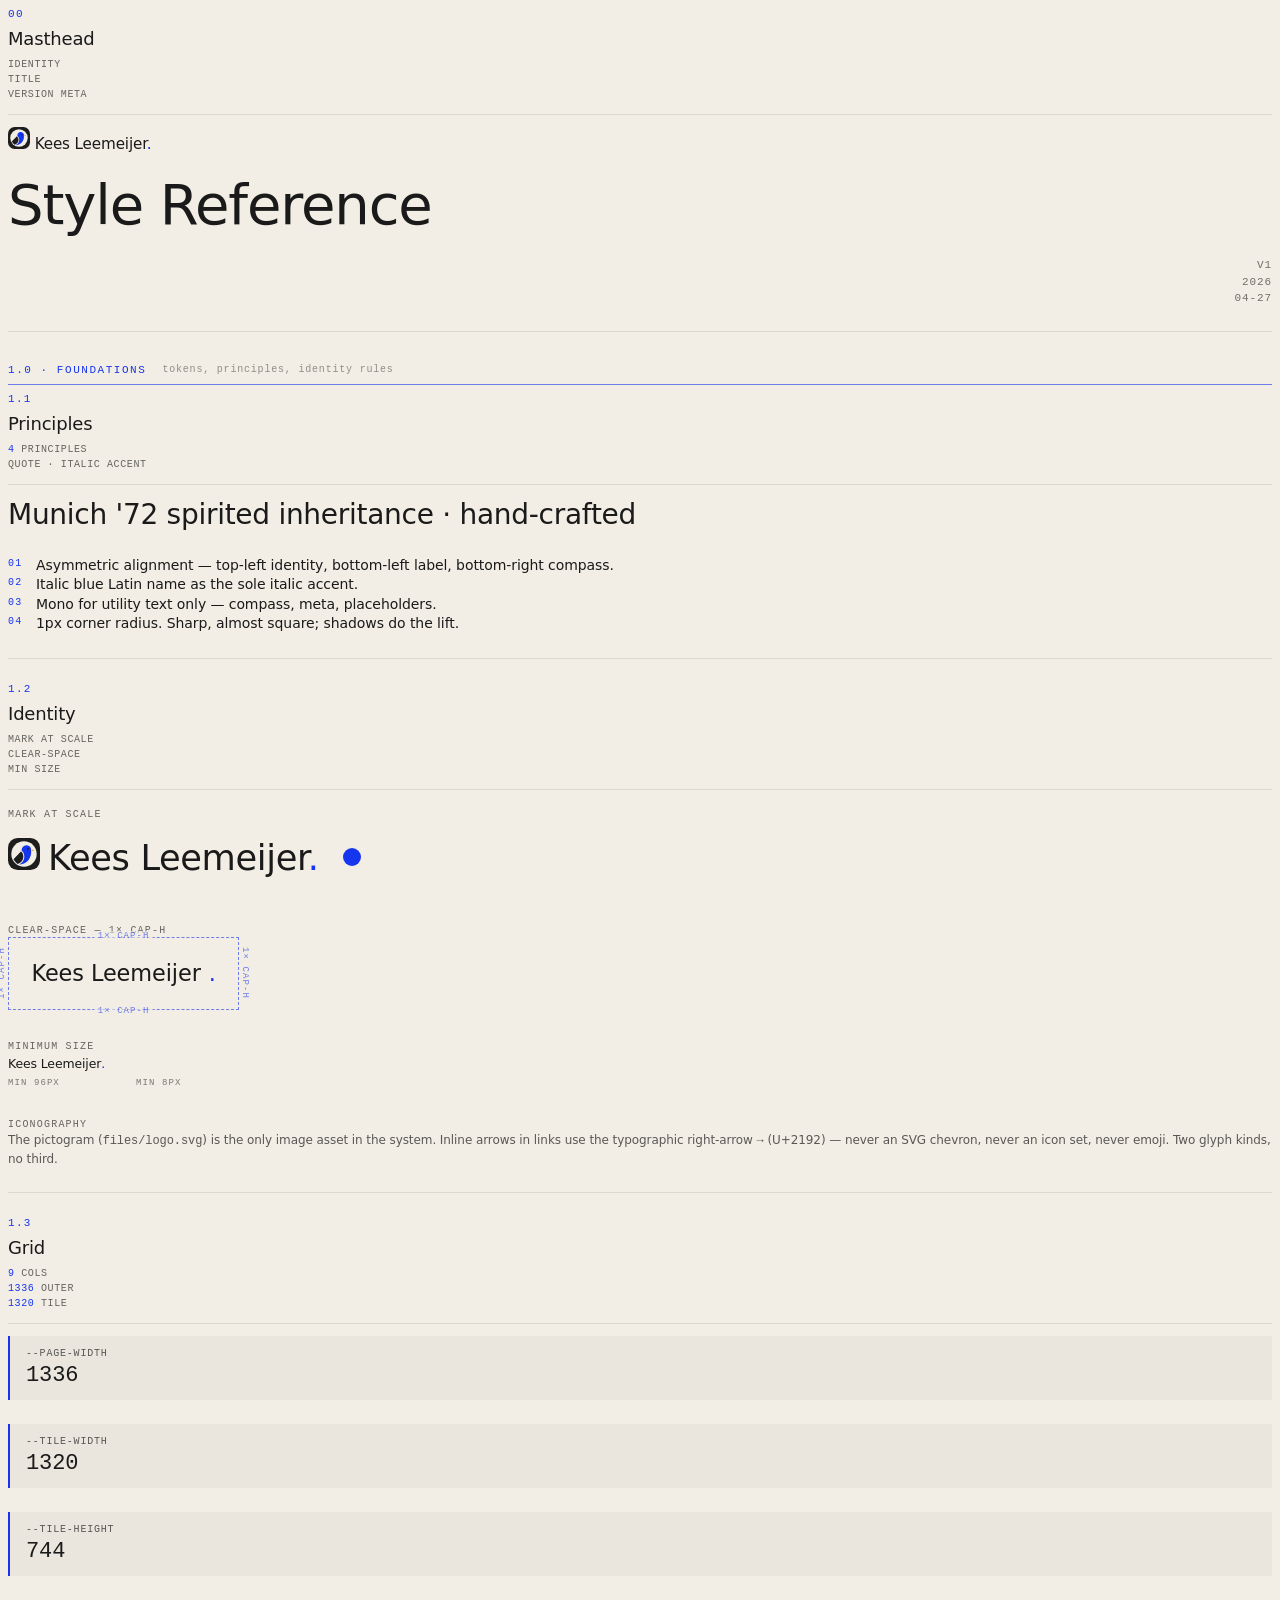
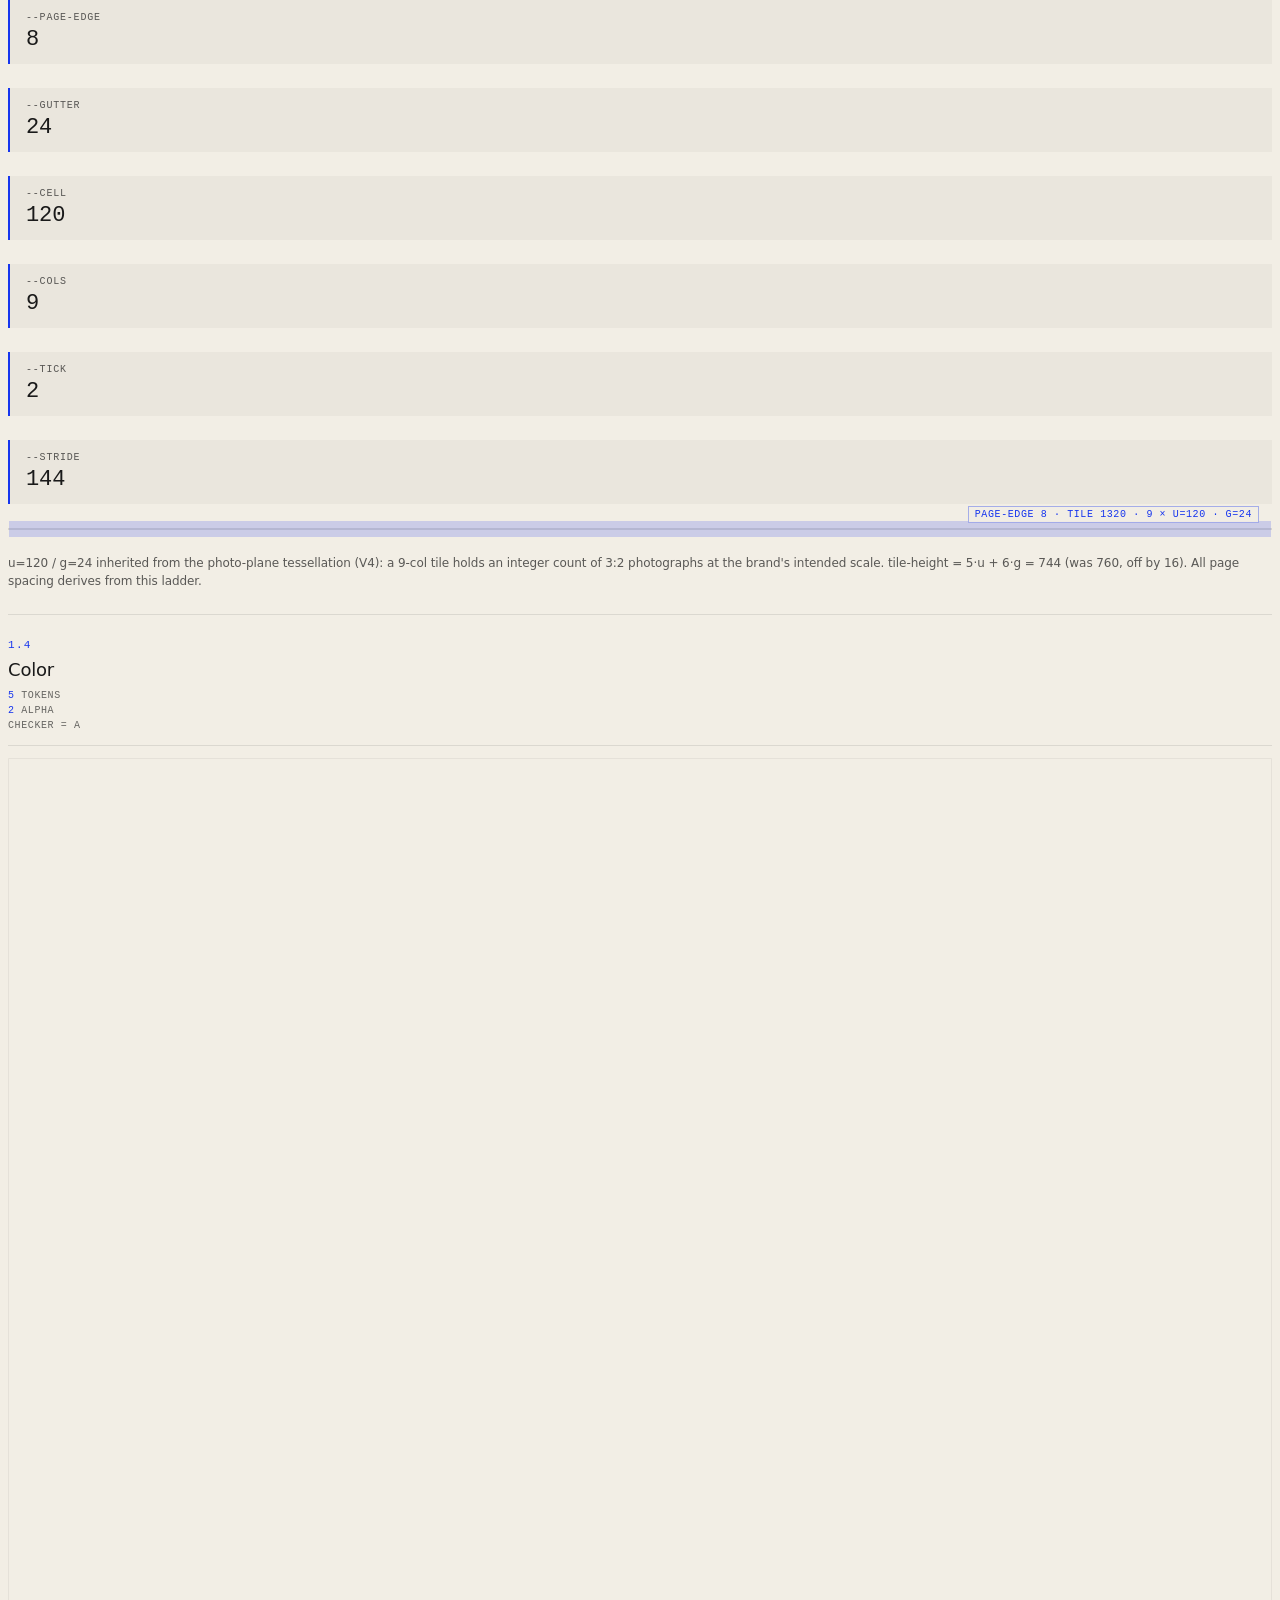
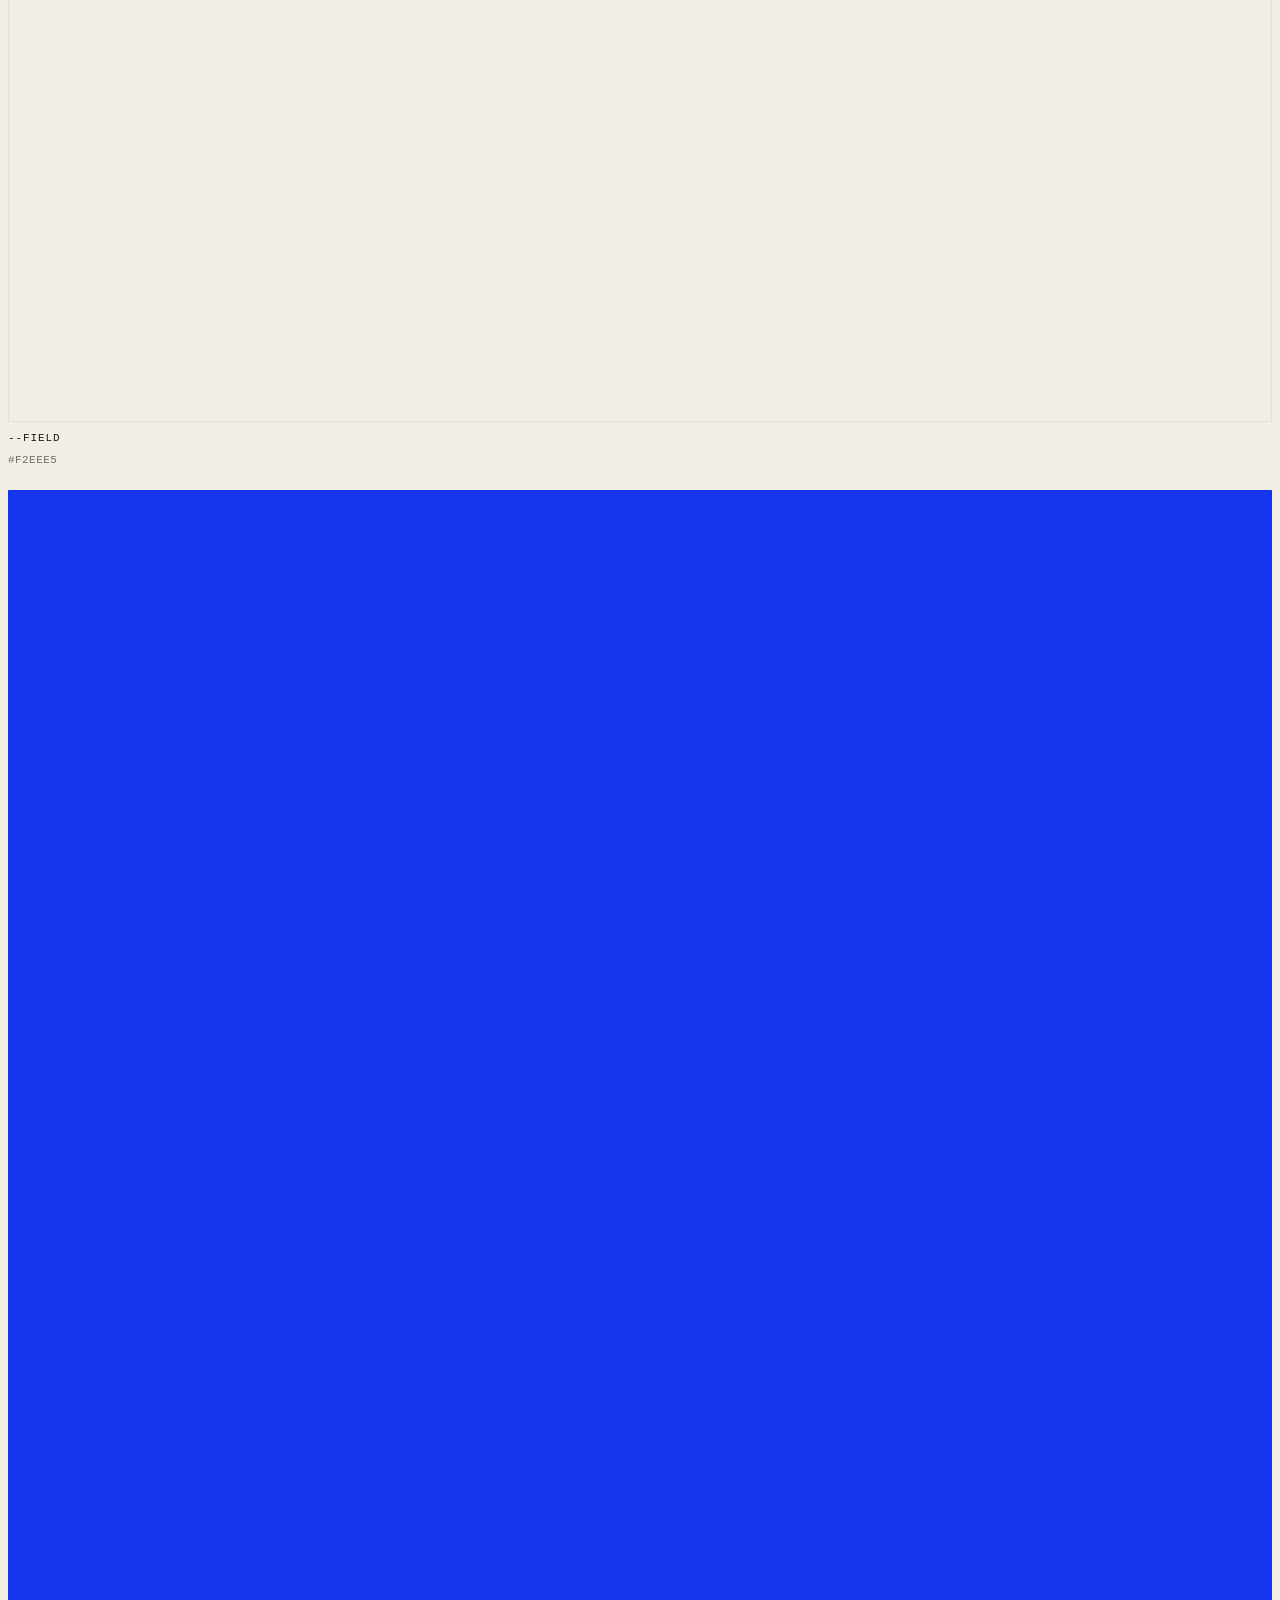
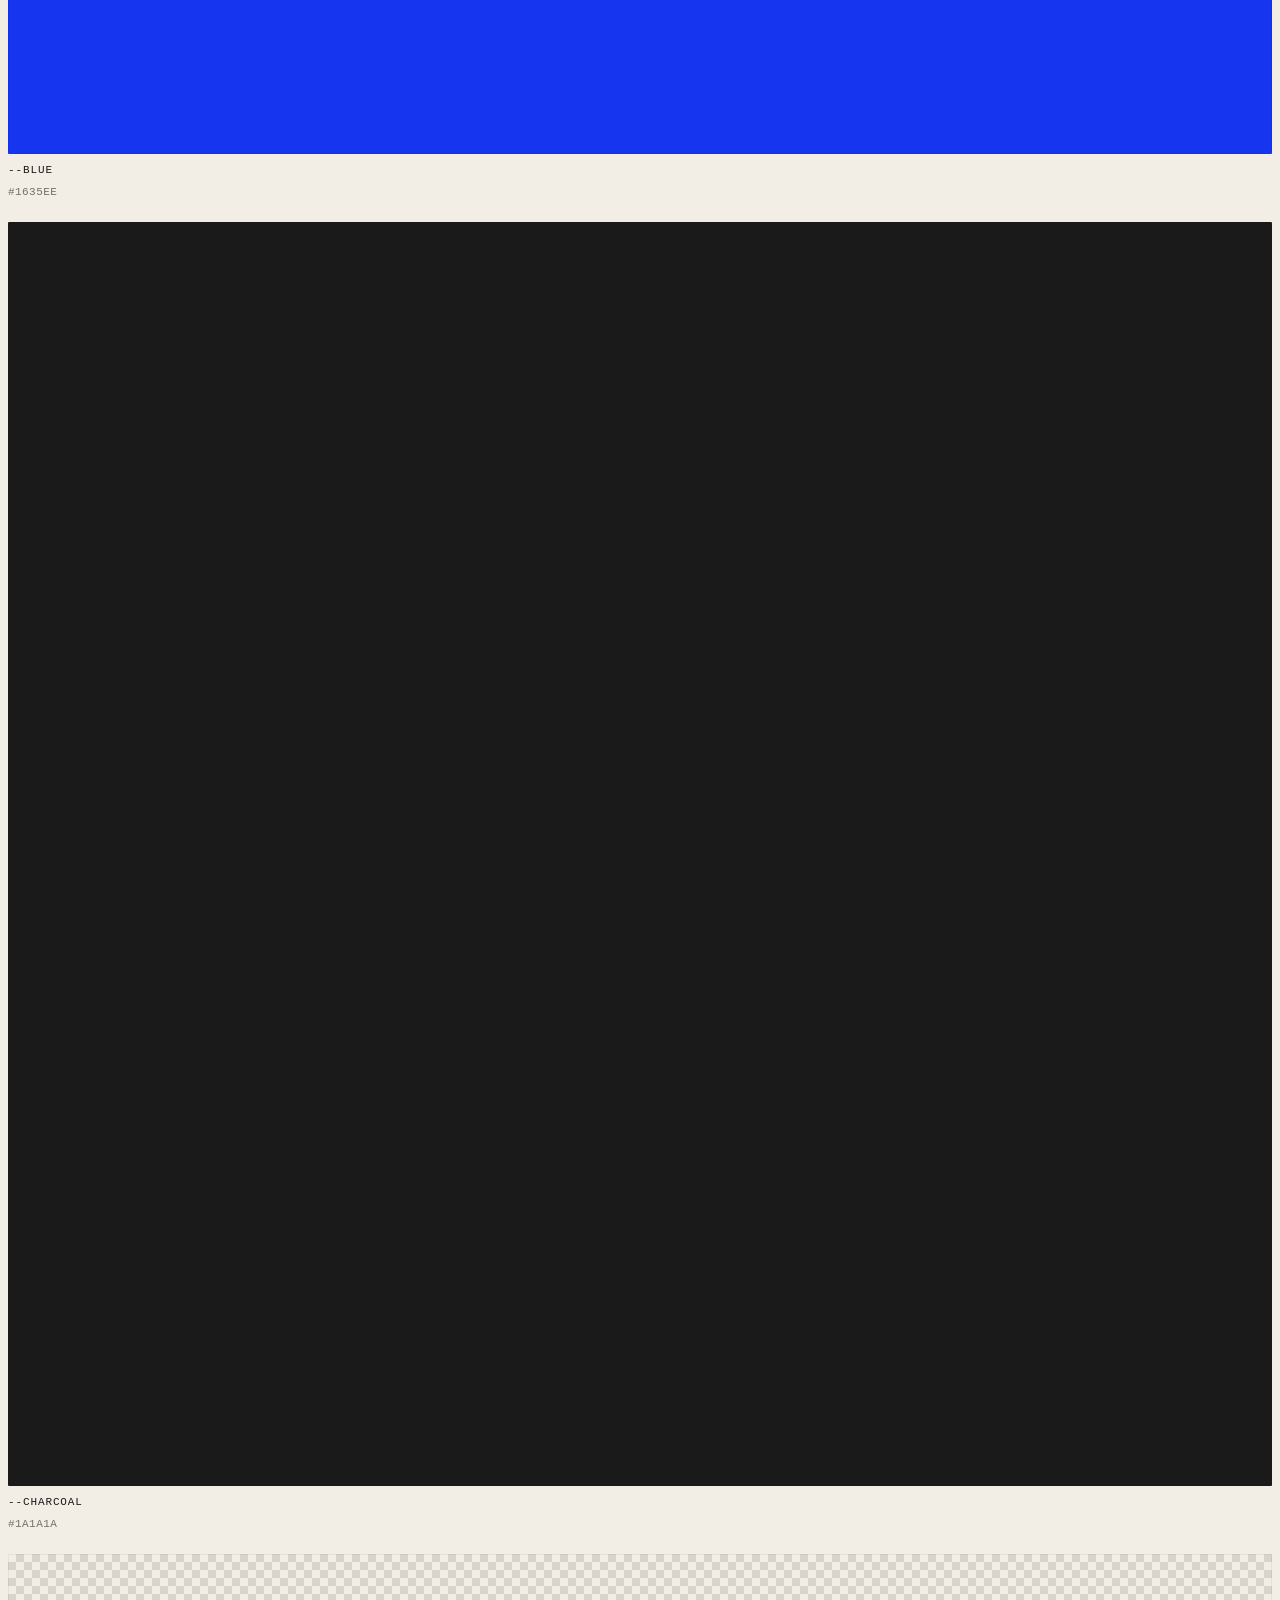
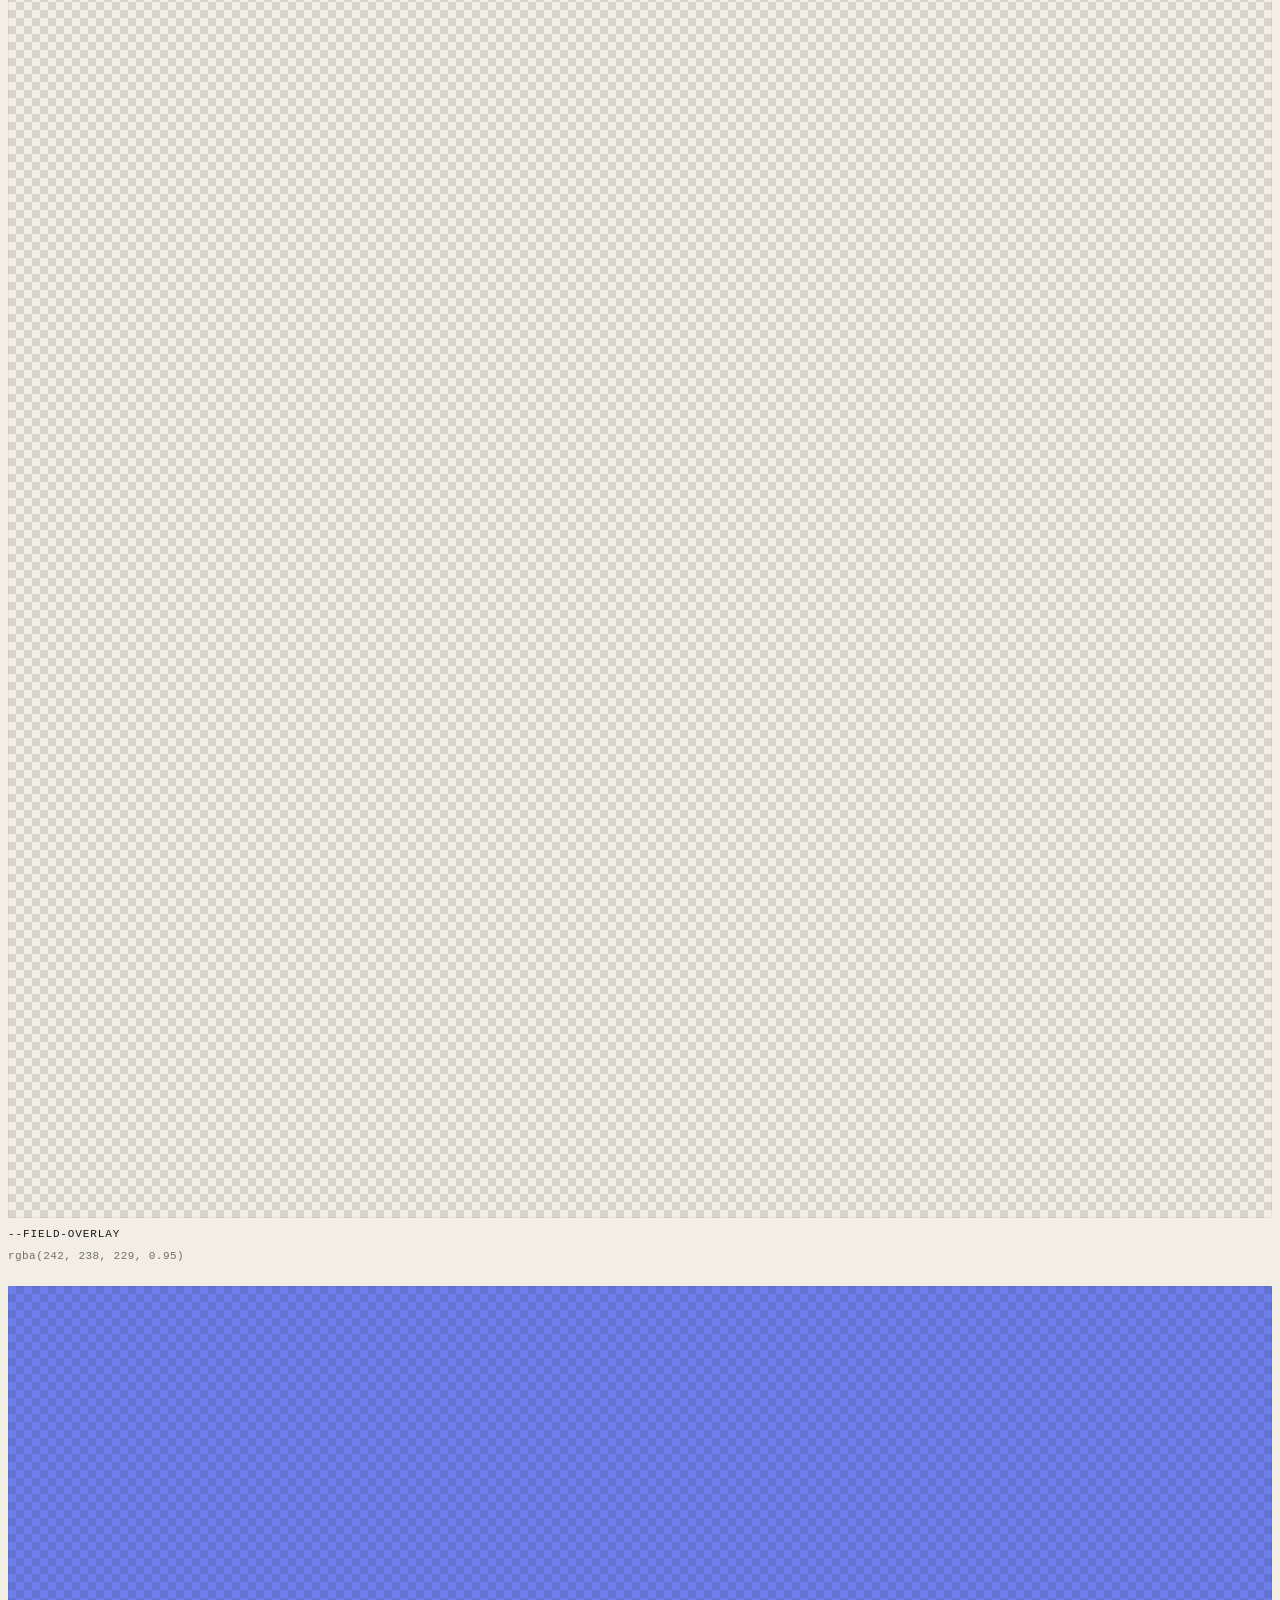
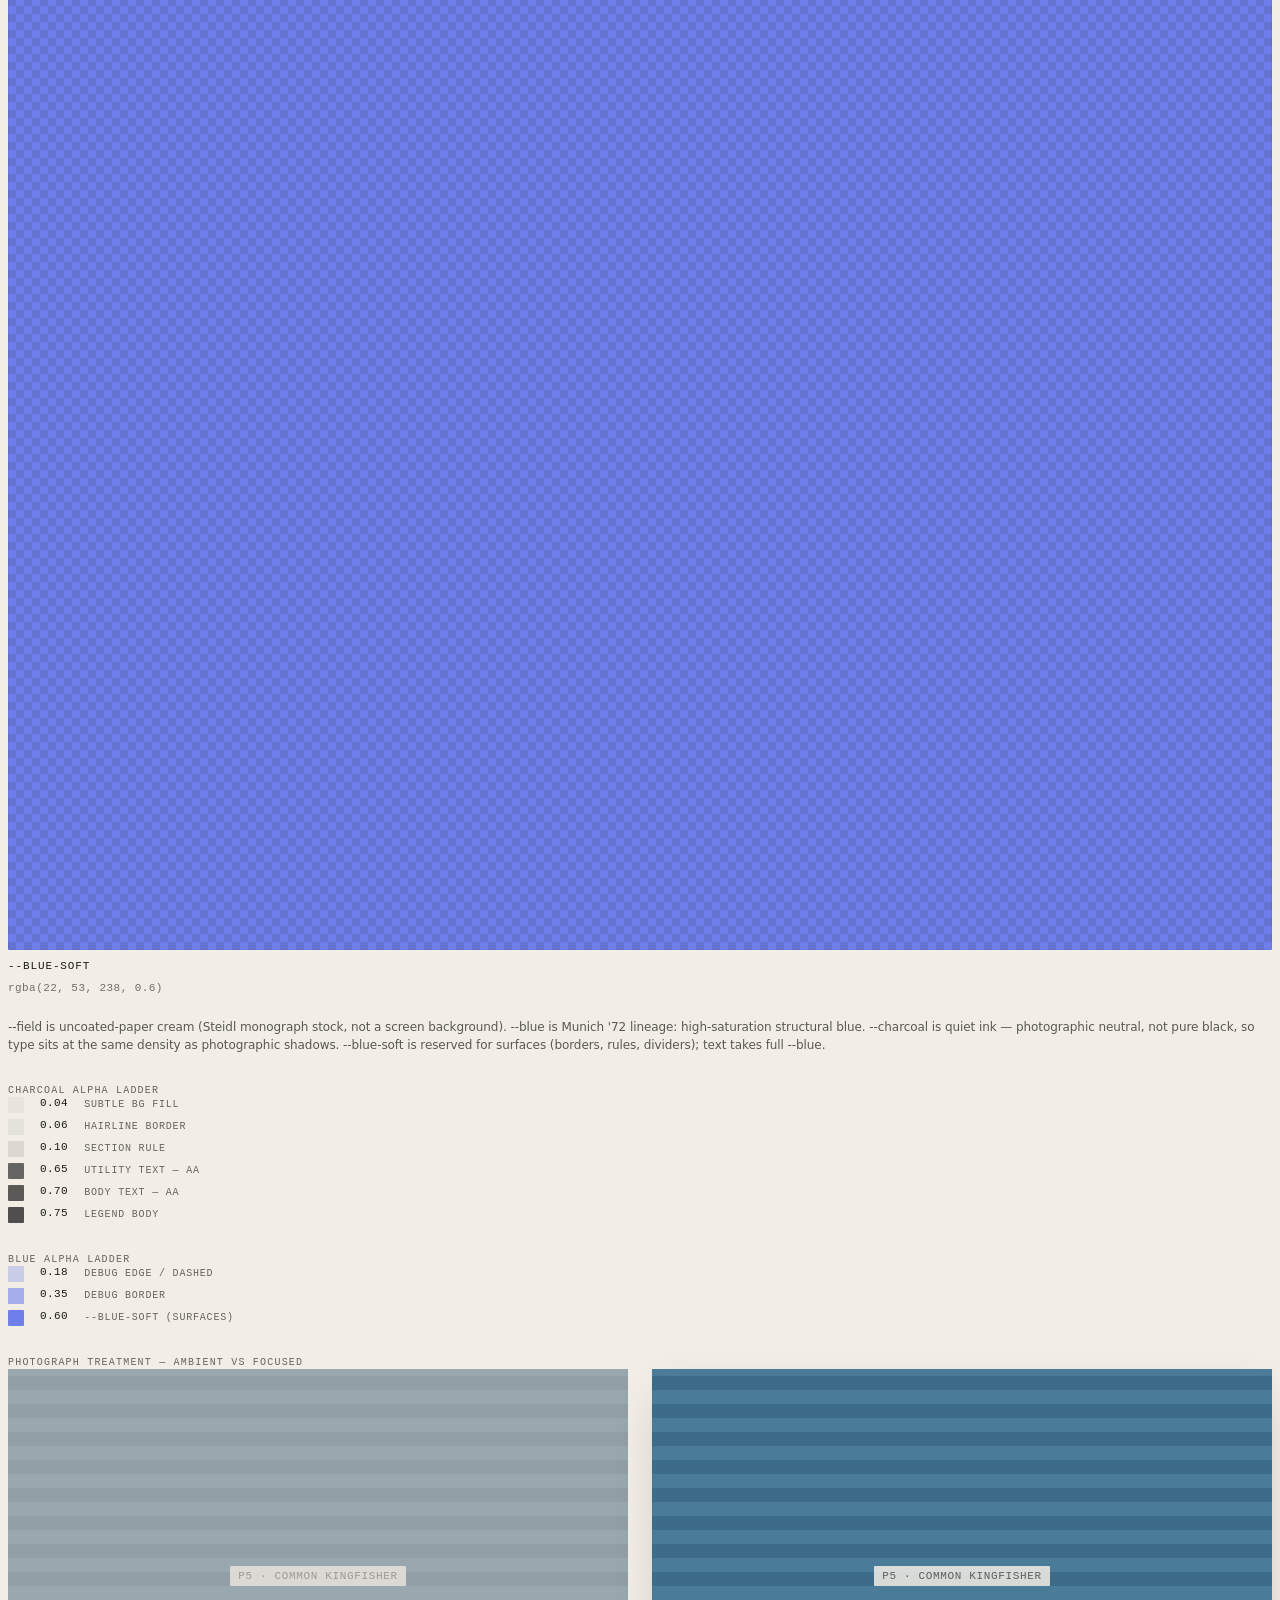
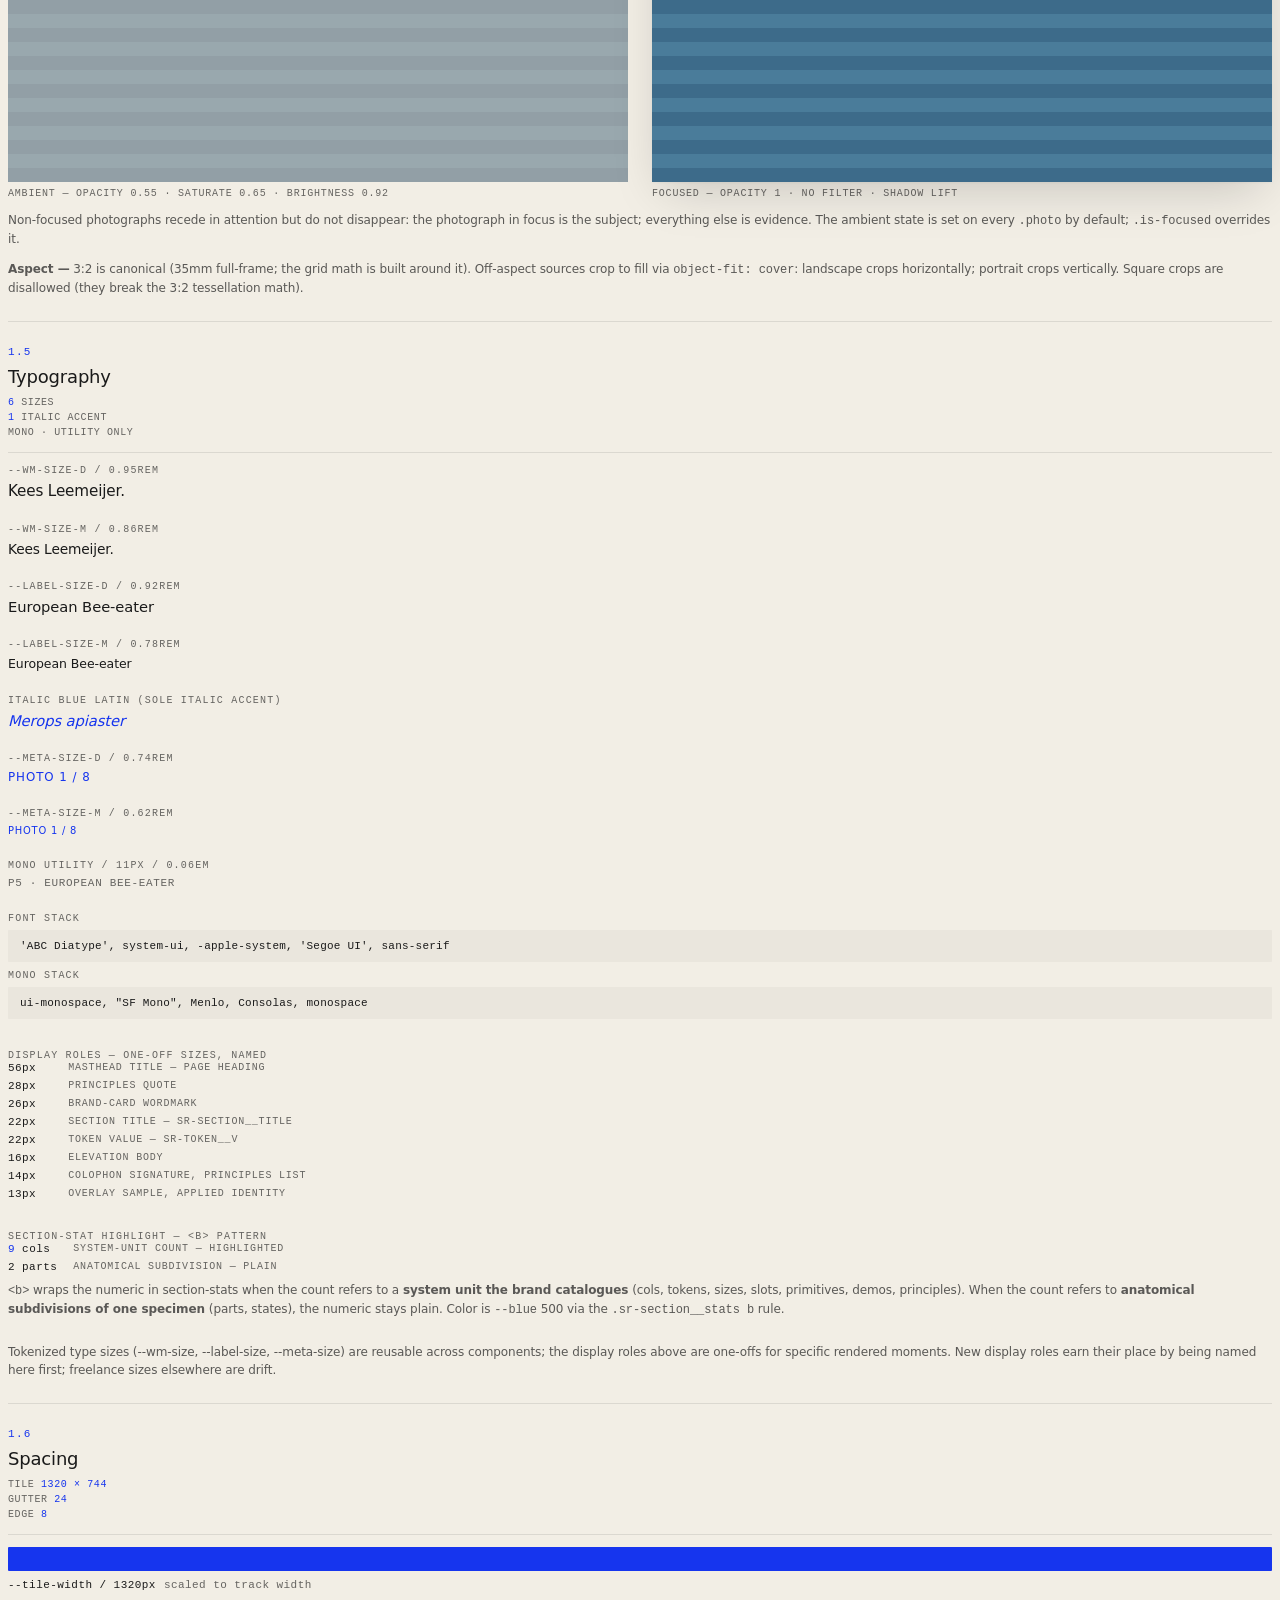
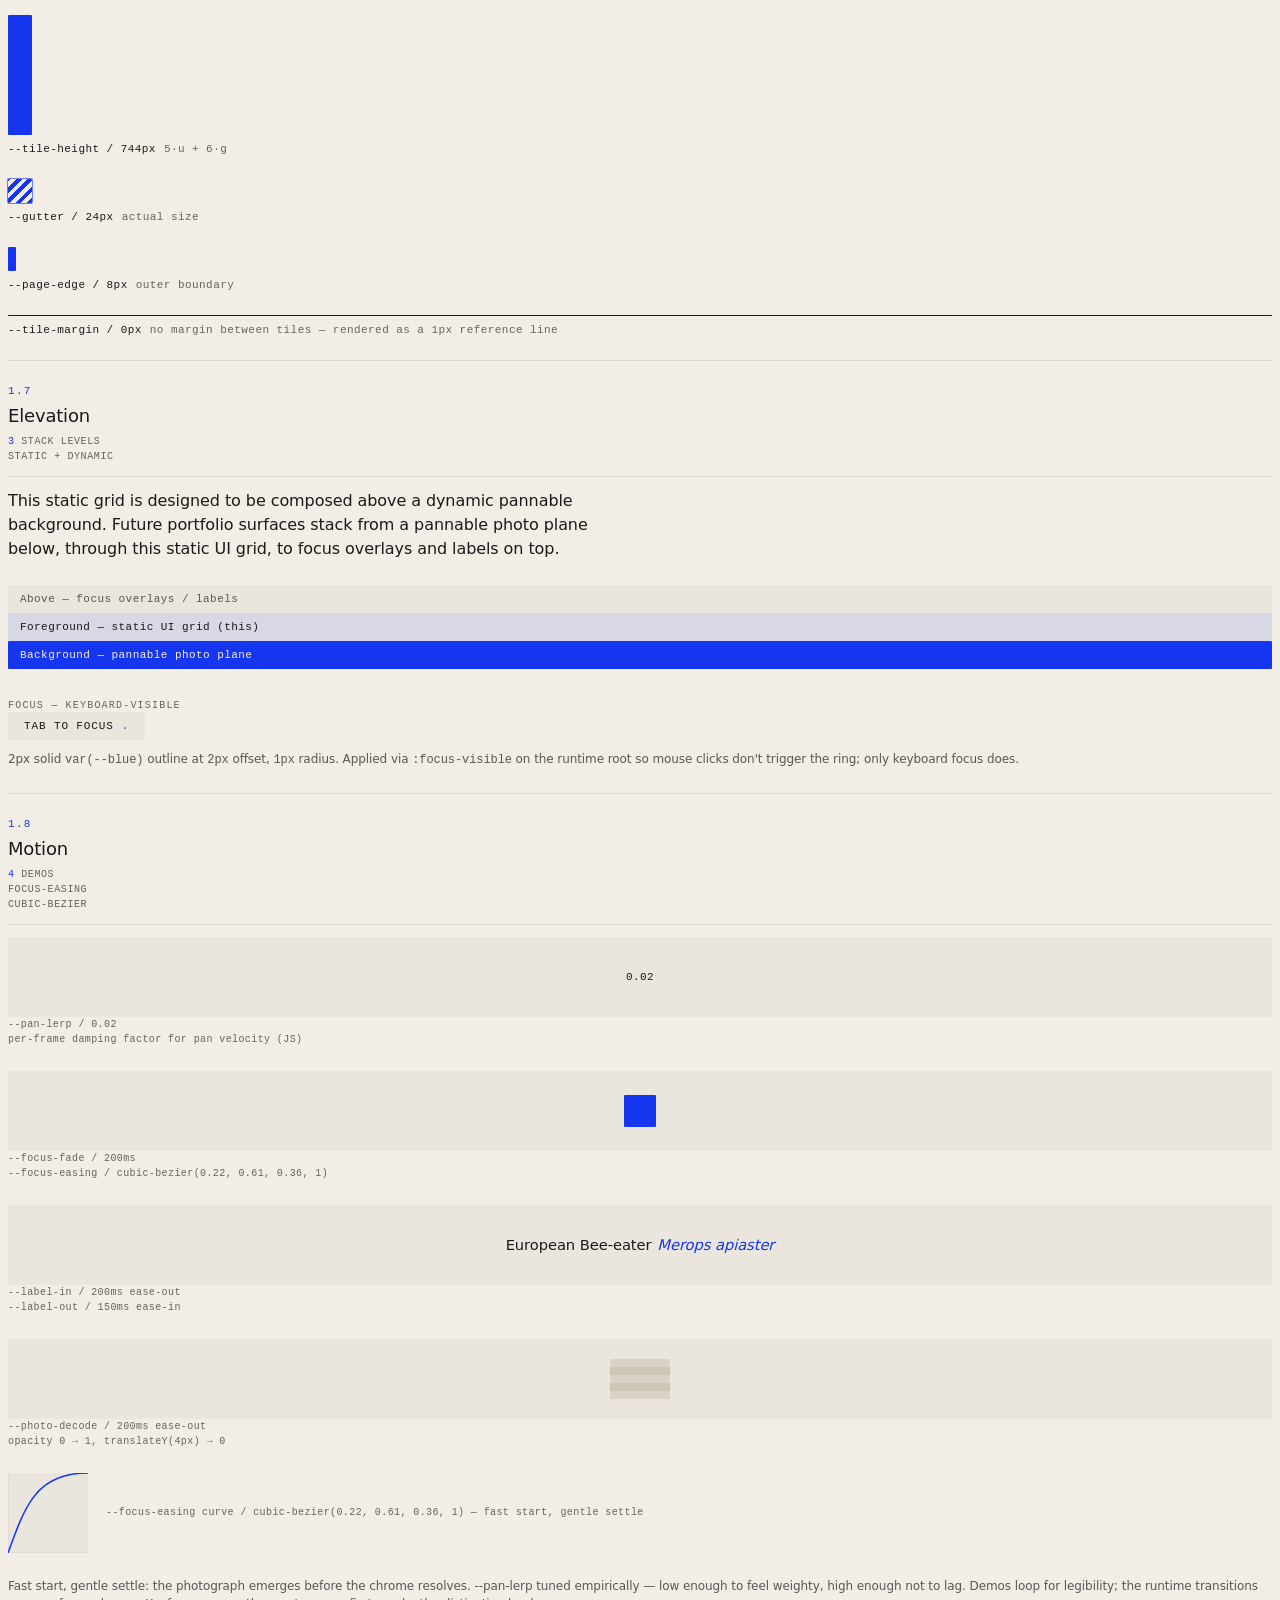
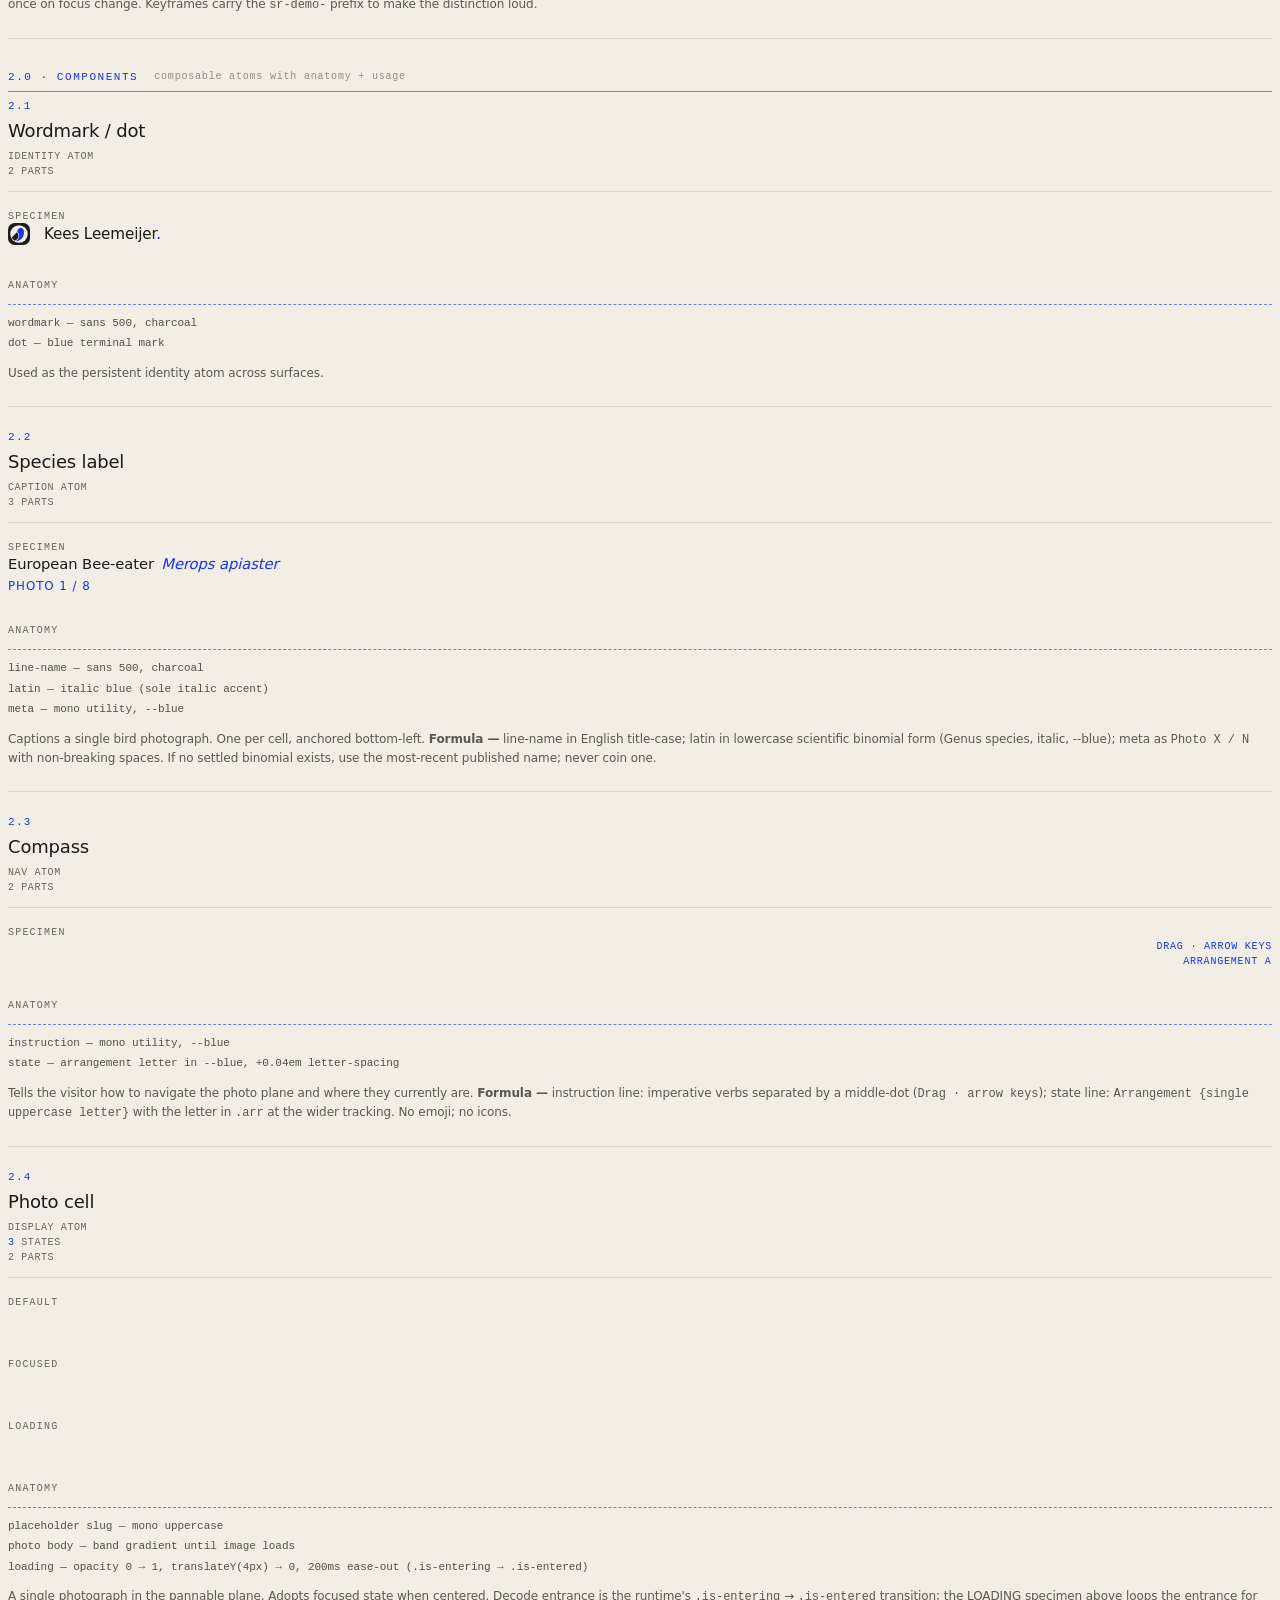
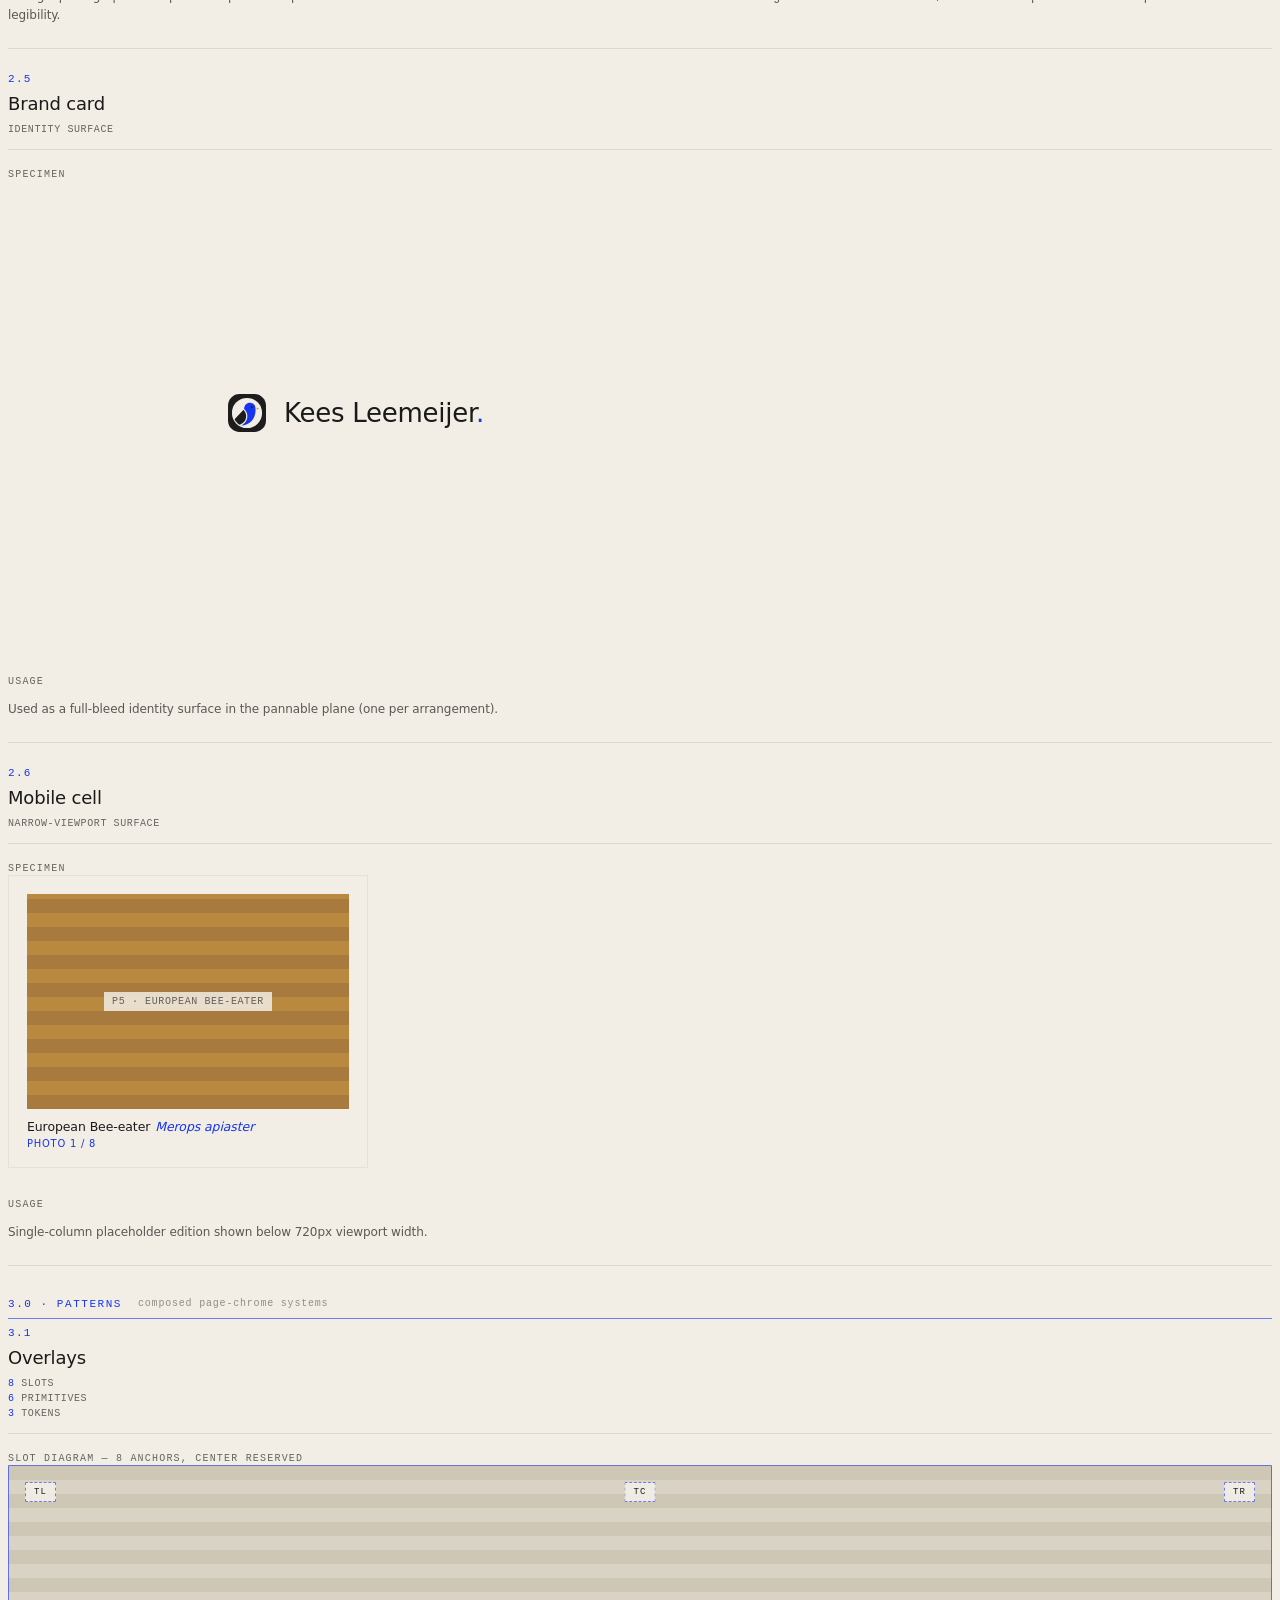
<file: style-reference/index.html>
<!DOCTYPE html>
<html lang="en">
<head>
<meta charset="UTF-8" />
<meta name="viewport" content="width=device-width, initial-scale=1.0" />
<title>Style Reference · Kees Leemeijer</title>
<meta name="description" content="Design-system specimen sheet for the Kees Leemeijer bird-photography portfolio." />
<link rel="icon" type="image/svg+xml" href="files/logo.svg" />
<link rel="stylesheet" href="style.css" />
</head>
<body>
  <a class="sr-skip sr-visually-hidden" href="#sr-1-1">Skip to content</a>
  <main class="sr-page">
    <header>
      <h1 class="sr-visually-hidden">Style Reference</h1>
    </header>
    <section class="sr-section sr-masthead" aria-labelledby="sr-00">
      <span class="sr-section__id">00</span>
      <h2 id="sr-00" class="sr-section__title">Masthead</h2>
      <div class="sr-section__stats">
        <span>identity</span>
        <span>title</span>
        <span>version meta</span>
      </div>
      <hr class="sr-rule" />

      <span class="sr-cell sr-cell--3 sr-masthead__wordmark">
        <img src="files/logo.svg" alt="" aria-hidden="true" />
        <span>Kees Leemeijer<span class="dot">.</span></span>
      </span>
      <p class="sr-cell sr-cell--5 sr-masthead__title-display" aria-hidden="true">Style Reference</p>
      <div class="sr-cell sr-cell--1 sr-masthead__meta">v1<br>2026<br>04-27</div>

      <hr class="sr-rule" />
    </section>

    <div class="sr-group">
      <span class="sr-group__label">1.0 · Foundations</span>
      <span class="sr-group__hint">tokens, principles, identity rules</span>
    </div>

    <section class="sr-section sr-principles" aria-labelledby="sr-1-1">
      <span class="sr-section__id">1.1</span>
      <h2 id="sr-1-1" class="sr-section__title">Principles</h2>
      <div class="sr-section__stats">
        <span><b>4</b> principles</span>
        <span>quote · italic accent</span>
      </div>
      <hr class="sr-rule" />

      <p class="sr-cell sr-cell--5 sr-cell--r2 sr-principles__quote">Munich '72 spirited inheritance · hand-crafted</p>
      <ol class="sr-cell sr-cell--4 sr-cell--r2 sr-principles__list">
        <li>Asymmetric alignment — top-left identity, bottom-left label, bottom-right compass.</li>
        <li>Italic blue Latin name as the sole italic accent.</li>
        <li>Mono for utility text only — compass, meta, placeholders.</li>
        <li>1px corner radius. Sharp, almost square; shadows do the lift.</li>
      </ol>

      <hr class="sr-rule" />
    </section>
    <section class="sr-section sr-identity" aria-labelledby="sr-1-2">
      <span class="sr-section__id">1.2</span>
      <h2 id="sr-1-2" class="sr-section__title">Identity</h2>
      <div class="sr-section__stats">
        <span>mark at scale</span>
        <span>clear-space</span>
        <span>min size</span>
      </div>
      <hr class="sr-rule" />

      <div class="sr-cell sr-cell--5 sr-cell--r2">
        <span class="sr-cell__label">MARK AT SCALE</span>
        <div class="sr-cell__body">
          <div class="sr-identity-mark">
            <span class="sr-identity-mark__wordmark">
              <img src="files/logo.svg" alt="" aria-hidden="true" />
              <span>Kees Leemeijer<span class="dot">.</span></span>
            </span>
            <span class="sr-identity-mark__dot-only" aria-label="Dot-only mark"></span>
          </div>
        </div>
      </div>

      <div class="sr-cell sr-cell--4 sr-cell--r2">
        <span class="sr-cell__label">CLEAR-SPACE — 1× CAP-H</span>
        <div class="sr-cell__body">
          <span class="sr-identity-clearspace">
            Kees Leemeijer<span class="dot">.</span>
            <span class="sr-identity-clearspace__edge sr-identity-clearspace__edge--top">1× cap-h</span>
            <span class="sr-identity-clearspace__edge sr-identity-clearspace__edge--right">1× cap-h</span>
            <span class="sr-identity-clearspace__edge sr-identity-clearspace__edge--bottom">1× cap-h</span>
            <span class="sr-identity-clearspace__edge sr-identity-clearspace__edge--left">1× cap-h</span>
          </span>
        </div>
      </div>

      <div class="sr-cell sr-cell--9">
        <span class="sr-cell__label">MINIMUM SIZE</span>
        <div class="sr-cell__body">
          <div class="sr-identity-min">
            <div>
              <span class="sr-identity-min__wordmark">Kees Leemeijer<span class="dot">.</span></span>
              <div class="sr-identity-min__caption">min 96px</div>
            </div>
            <div>
              <span class="sr-identity-min__dot" aria-label="Dot-only minimum"></span>
              <div class="sr-identity-min__caption">min 8px</div>
            </div>
          </div>
        </div>
      </div>

      <div class="sr-cell sr-cell--9">
        <span class="sr-cell__label">ICONOGRAPHY</span>
        <div class="sr-cell__body">
          <p class="sr-anatomy__usage sr-anatomy__usage--inline">The pictogram (<code>files/logo.svg</code>) is the only image asset in the system. Inline arrows in links use the typographic right-arrow <code>→</code> (U+2192) — never an SVG chevron, never an icon set, never emoji. Two glyph kinds, no third.</p>
        </div>
      </div>

      <hr class="sr-rule" />
    </section>
    <section class="sr-section sr-grid-ruleset" aria-labelledby="sr-1-3">
      <span class="sr-section__id">1.3</span>
      <h2 id="sr-1-3" class="sr-section__title">Grid</h2>
      <div class="sr-section__stats">
        <span><b>9</b> cols</span>
        <span><b>1336</b> outer</span>
        <span><b>1320</b> tile</span>
      </div>
      <hr class="sr-rule" />

      <div class="sr-cell sr-cell--2 sr-token"><div class="sr-token__k">--page-width</div><div class="sr-token__v">1336</div></div>
      <div class="sr-cell sr-cell--2 sr-token"><div class="sr-token__k">--tile-width</div><div class="sr-token__v">1320</div></div>
      <div class="sr-cell sr-cell--2 sr-token"><div class="sr-token__k">--tile-height</div><div class="sr-token__v">744</div></div>
      <div class="sr-cell sr-cell--2 sr-token"><div class="sr-token__k">--page-edge</div><div class="sr-token__v">8</div></div>
      <div class="sr-cell sr-cell--1"></div><!-- spacer -->

      <div class="sr-cell sr-cell--2 sr-token"><div class="sr-token__k">--gutter</div><div class="sr-token__v">24</div></div>
      <div class="sr-cell sr-cell--2 sr-token"><div class="sr-token__k">--cell</div><div class="sr-token__v">120</div></div>
      <div class="sr-cell sr-cell--2 sr-token"><div class="sr-token__k">--cols</div><div class="sr-token__v">9</div></div>
      <div class="sr-cell sr-cell--2 sr-token"><div class="sr-token__k">--tick</div><div class="sr-token__v">2</div></div>
      <div class="sr-cell sr-cell--1 sr-token"><div class="sr-token__k">--stride</div><div class="sr-token__v">144</div></div>

      <div class="sr-cell sr-cell--9 sr-cell--r3 sr-grid-ruleset__diagram" aria-label="Page anatomy diagram">
        <div class="sr-grid-anatomy">
          <div class="sr-grid-anatomy__edge sr-grid-anatomy__edge--l"></div>
          <div class="sr-grid-anatomy__edge sr-grid-anatomy__edge--r"></div>
          <div class="sr-grid-anatomy__edge sr-grid-anatomy__edge--t"></div>
          <div class="sr-grid-anatomy__edge sr-grid-anatomy__edge--b"></div>
          <div class="sr-grid-anatomy__caption">page-edge 8 · tile 1320 · 9 × u=120 · g=24</div>
        </div>
      </div>

      <p class="sr-cell sr-cell--9 sr-anatomy__usage sr-anatomy__usage--inline">u=120 / g=24 inherited from the photo-plane tessellation (V4): a 9-col tile holds an integer count of 3:2 photographs at the brand's intended scale. tile-height = 5·u + 6·g = 744 (was 760, off by 16). All page spacing derives from this ladder.</p>

      <hr class="sr-rule" />
    </section>
    <section class="sr-section sr-color" aria-labelledby="sr-1-4">
      <span class="sr-section__id">1.4</span>
      <h2 id="sr-1-4" class="sr-section__title">Color</h2>
      <div class="sr-section__stats">
        <span><b>5</b> tokens</span>
        <span><b>2</b> alpha</span>
        <span>checker = α</span>
      </div>
      <hr class="sr-rule" />

      <div class="sr-cell sr-cell--3">
        <div class="sr-swatch">
          <div class="sr-swatch__chip" style="background:#F2EEE5"></div>
          <div class="sr-swatch__name">--field</div>
          <div class="sr-swatch__value">#F2EEE5</div>
        </div>
      </div>
      <div class="sr-cell sr-cell--3">
        <div class="sr-swatch">
          <div class="sr-swatch__chip" style="background:#1635EE"></div>
          <div class="sr-swatch__name">--blue</div>
          <div class="sr-swatch__value">#1635EE</div>
        </div>
      </div>
      <div class="sr-cell sr-cell--3">
        <div class="sr-swatch">
          <div class="sr-swatch__chip" style="background:#1A1A1A"></div>
          <div class="sr-swatch__name">--charcoal</div>
          <div class="sr-swatch__value">#1A1A1A</div>
        </div>
      </div>
      <div class="sr-cell sr-cell--4">
        <div class="sr-swatch">
          <div class="sr-swatch__chip sr-swatch__chip--checker" style="background-color:rgba(242, 238, 229, 0.95)"></div>
          <div class="sr-swatch__name">--field-overlay</div>
          <div class="sr-swatch__value">rgba(242, 238, 229, 0.95)</div>
        </div>
      </div>
      <div class="sr-cell sr-cell--4">
        <div class="sr-swatch">
          <div class="sr-swatch__chip sr-swatch__chip--checker" style="background-color:rgba(22, 53, 238, 0.6)"></div>
          <div class="sr-swatch__name">--blue-soft</div>
          <div class="sr-swatch__value">rgba(22, 53, 238, 0.6)</div>
        </div>
      </div>

      <p class="sr-cell sr-cell--9 sr-anatomy__usage sr-anatomy__usage--inline">--field is uncoated-paper cream (Steidl monograph stock, not a screen background). --blue is Munich '72 lineage: high-saturation structural blue. --charcoal is quiet ink — photographic neutral, not pure black, so type sits at the same density as photographic shadows. --blue-soft is reserved for surfaces (borders, rules, dividers); text takes full --blue.</p>

      <div class="sr-cell sr-cell--5">
        <span class="sr-cell__label">CHARCOAL ALPHA LADDER</span>
        <div class="sr-cell__body">
          <div class="sr-alpha-ladder">
            <div class="sr-alpha-ladder__chip" style="background:rgba(26,26,26,0.04)"></div><span class="sr-alpha-ladder__value">0.04</span><span class="sr-alpha-ladder__role">subtle bg fill</span>
            <div class="sr-alpha-ladder__chip" style="background:rgba(26,26,26,0.06)"></div><span class="sr-alpha-ladder__value">0.06</span><span class="sr-alpha-ladder__role">hairline border</span>
            <div class="sr-alpha-ladder__chip" style="background:rgba(26,26,26,0.10)"></div><span class="sr-alpha-ladder__value">0.10</span><span class="sr-alpha-ladder__role">section rule</span>
            <div class="sr-alpha-ladder__chip" style="background:rgba(26,26,26,0.65)"></div><span class="sr-alpha-ladder__value">0.65</span><span class="sr-alpha-ladder__role">utility text — AA</span>
            <div class="sr-alpha-ladder__chip" style="background:rgba(26,26,26,0.7)"></div><span class="sr-alpha-ladder__value">0.70</span><span class="sr-alpha-ladder__role">body text — AA</span>
            <div class="sr-alpha-ladder__chip" style="background:rgba(26,26,26,0.75)"></div><span class="sr-alpha-ladder__value">0.75</span><span class="sr-alpha-ladder__role">legend body</span>
          </div>
        </div>
      </div>

      <div class="sr-cell sr-cell--4">
        <span class="sr-cell__label">BLUE ALPHA LADDER</span>
        <div class="sr-cell__body">
          <div class="sr-alpha-ladder">
            <div class="sr-alpha-ladder__chip" style="background:rgba(22,53,238,0.18)"></div><span class="sr-alpha-ladder__value">0.18</span><span class="sr-alpha-ladder__role">debug edge / dashed</span>
            <div class="sr-alpha-ladder__chip" style="background:rgba(22,53,238,0.35)"></div><span class="sr-alpha-ladder__value">0.35</span><span class="sr-alpha-ladder__role">debug border</span>
            <div class="sr-alpha-ladder__chip" style="background:rgba(22,53,238,0.6)"></div><span class="sr-alpha-ladder__value">0.60</span><span class="sr-alpha-ladder__role">--blue-soft (surfaces)</span>
          </div>
        </div>
      </div>

      <div class="sr-cell sr-cell--9">
        <span class="sr-cell__label">PHOTOGRAPH TREATMENT — AMBIENT VS FOCUSED</span>
        <div class="sr-cell__body">
          <div class="sr-photo-treatment">
            <div>
              <div class="photo sr-photo" style="--ph-band-a:#3d6b8a; --ph-band-b:#4a7c9a;">
                <div class="placeholder" data-label="P5 · COMMON KINGFISHER"></div>
              </div>
              <div class="sr-photo-treatment__caption">ambient — opacity 0.55 · saturate 0.65 · brightness 0.92</div>
            </div>
            <div>
              <div class="photo sr-photo is-focused" style="--ph-band-a:#3d6b8a; --ph-band-b:#4a7c9a;">
                <div class="placeholder" data-label="P5 · COMMON KINGFISHER"></div>
              </div>
              <div class="sr-photo-treatment__caption">focused — opacity 1 · no filter · shadow lift</div>
            </div>
          </div>
          <p class="sr-anatomy__usage" style="margin-top:12px">Non-focused photographs recede in attention but do not disappear: the photograph in focus is the subject; everything else is evidence. The ambient state is set on every <code>.photo</code> by default; <code>.is-focused</code> overrides it.</p>
          <p class="sr-anatomy__usage sr-anatomy__usage--snug"><b>Aspect —</b> 3:2 is canonical (35mm full-frame; the grid math is built around it). Off-aspect sources crop to fill via <code>object-fit: cover</code>: landscape crops horizontally; portrait crops vertically. Square crops are disallowed (they break the 3:2 tessellation math).</p>
        </div>
      </div>

      <hr class="sr-rule" />
    </section>
    <section class="sr-section sr-typography" aria-labelledby="sr-1-5">
      <span class="sr-section__id">1.5</span>
      <h2 id="sr-1-5" class="sr-section__title">Typography</h2>
      <div class="sr-section__stats">
        <span><b>6</b> sizes</span>
        <span><b>1</b> italic accent</span>
        <span>mono · utility only</span>
      </div>
      <hr class="sr-rule" />

      <div class="sr-cell sr-cell--3">
        <div class="sr-type__label">--wm-size-d / 0.95rem</div>
        <span class="sr-type__sample sr-type__sample--wm-d">Kees Leemeijer.</span>
      </div>
      <div class="sr-cell sr-cell--3">
        <div class="sr-type__label">--wm-size-m / 0.86rem</div>
        <span class="sr-type__sample sr-type__sample--wm-m">Kees Leemeijer.</span>
      </div>
      <div class="sr-cell sr-cell--3">
        <div class="sr-type__label">--label-size-d / 0.92rem</div>
        <span class="sr-type__sample sr-type__sample--lbl-d">European Bee-eater</span>
      </div>

      <div class="sr-cell sr-cell--3">
        <div class="sr-type__label">--label-size-m / 0.78rem</div>
        <span class="sr-type__sample sr-type__sample--lbl-m">European Bee-eater</span>
      </div>
      <div class="sr-cell sr-cell--5">
        <div class="sr-type__label">italic blue Latin (sole italic accent)</div>
        <span class="sr-type__sample sr-type__sample--latin">Merops apiaster</span>
      </div>
      <div class="sr-cell sr-cell--1"></div><!-- spacer -->

      <div class="sr-cell sr-cell--3">
        <div class="sr-type__label">--meta-size-d / 0.74rem</div>
        <span class="sr-type__sample sr-type__sample--meta-d">Photo 1 / 8</span>
      </div>
      <div class="sr-cell sr-cell--3">
        <div class="sr-type__label">--meta-size-m / 0.62rem</div>
        <span class="sr-type__sample sr-type__sample--meta-m">Photo 1 / 8</span>
      </div>
      <div class="sr-cell sr-cell--3"></div><!-- spacer -->

      <div class="sr-cell sr-cell--5">
        <div class="sr-type__label">mono utility / 11px / 0.06em</div>
        <span class="sr-type__sample sr-type__sample--mono">P5 · EUROPEAN BEE-EATER</span>
      </div>
      <div class="sr-cell sr-cell--4">
        <div class="sr-type__label">font stack</div>
        <div class="sr-type__stack">'ABC Diatype', system-ui, -apple-system, 'Segoe UI', sans-serif</div>
        <div class="sr-type__label" style="margin-top:8px">mono stack</div>
        <div class="sr-type__stack">ui-monospace, "SF Mono", Menlo, Consolas, monospace</div>
      </div>

      <div class="sr-cell sr-cell--9">
        <span class="sr-cell__label">DISPLAY ROLES — ONE-OFF SIZES, NAMED</span>
        <div class="sr-cell__body">
          <div class="sr-alpha-ladder" style="grid-template-columns: auto auto 1fr">
            <span class="sr-alpha-ladder__value">56px</span><span></span><span class="sr-alpha-ladder__role">masthead title — page heading</span>
            <span class="sr-alpha-ladder__value">28px</span><span></span><span class="sr-alpha-ladder__role">principles quote</span>
            <span class="sr-alpha-ladder__value">26px</span><span></span><span class="sr-alpha-ladder__role">brand-card wordmark</span>
            <span class="sr-alpha-ladder__value">22px</span><span></span><span class="sr-alpha-ladder__role">section title — sr-section__title</span>
            <span class="sr-alpha-ladder__value">22px</span><span></span><span class="sr-alpha-ladder__role">token value — sr-token__v</span>
            <span class="sr-alpha-ladder__value">16px</span><span></span><span class="sr-alpha-ladder__role">elevation body</span>
            <span class="sr-alpha-ladder__value">14px</span><span></span><span class="sr-alpha-ladder__role">colophon signature, principles list</span>
            <span class="sr-alpha-ladder__value">13px</span><span></span><span class="sr-alpha-ladder__role">overlay sample, applied identity</span>
          </div>
        </div>
      </div>

      <div class="sr-cell sr-cell--9">
        <span class="sr-cell__label">SECTION-STAT HIGHLIGHT — &lt;b&gt; PATTERN</span>
        <div class="sr-cell__body">
          <div class="sr-alpha-ladder" style="grid-template-columns: auto 1fr">
            <span class="sr-alpha-ladder__value"><b style="color:var(--blue); font-weight:500">9</b> cols</span><span class="sr-alpha-ladder__role">system-unit count — highlighted</span>
            <span class="sr-alpha-ladder__value">2 parts</span><span class="sr-alpha-ladder__role">anatomical subdivision — plain</span>
          </div>
          <p class="sr-anatomy__usage sr-anatomy__usage--snug"><code>&lt;b&gt;</code> wraps the numeric in section-stats when the count refers to a <b>system unit the brand catalogues</b> (cols, tokens, sizes, slots, primitives, demos, principles). When the count refers to <b>anatomical subdivisions of one specimen</b> (parts, states), the numeric stays plain. Color is <code>--blue</code> 500 via the <code>.sr-section__stats b</code> rule.</p>
        </div>
      </div>

      <p class="sr-cell sr-cell--9 sr-anatomy__usage sr-anatomy__usage--inline">Tokenized type sizes (--wm-size, --label-size, --meta-size) are reusable across components; the display roles above are one-offs for specific rendered moments. New display roles earn their place by being named here first; freelance sizes elsewhere are drift.</p>

      <hr class="sr-rule" />
    </section>
    <section class="sr-section sr-spacing" aria-labelledby="sr-1-6">
      <span class="sr-section__id">1.6</span>
      <h2 id="sr-1-6" class="sr-section__title">Spacing</h2>
      <div class="sr-section__stats">
        <span>tile <b>1320 × 744</b></span>
        <span>gutter <b>24</b></span>
        <span>edge <b>8</b></span>
      </div>
      <hr class="sr-rule" />

      <div class="sr-cell sr-cell--9">
        <div class="sr-ruler">
          <div class="sr-ruler__bar" style="width:100%"></div>
          <div class="sr-ruler__caption">--tile-width / 1320px<span class="sr-ruler__note">scaled to track width</span></div>
        </div>
      </div>

      <div class="sr-cell sr-cell--3">
        <div class="sr-ruler">
          <div class="sr-ruler__bar sr-ruler__bar--vertical" style="height:120px"></div>
          <div class="sr-ruler__caption">--tile-height / 744px<span class="sr-ruler__note">5·u + 6·g</span></div>
        </div>
      </div>
      <div class="sr-cell sr-cell--3">
        <div class="sr-ruler">
          <div class="sr-ruler__bar sr-ruler__bar--gutter"></div>
          <div class="sr-ruler__caption">--gutter / 24px<span class="sr-ruler__note">actual size</span></div>
        </div>
      </div>
      <div class="sr-cell sr-cell--3">
        <div class="sr-ruler">
          <div class="sr-ruler__bar" style="width:8px; height:24px;"></div>
          <div class="sr-ruler__caption">--page-edge / 8px<span class="sr-ruler__note">outer boundary</span></div>
        </div>
      </div>

      <div class="sr-cell sr-cell--9">
        <div class="sr-ruler">
          <div class="sr-ruler__bar sr-ruler__bar--zero"></div>
          <div class="sr-ruler__caption">--tile-margin / 0px<span class="sr-ruler__note">no margin between tiles — rendered as a 1px reference line</span></div>
        </div>
      </div>

      <hr class="sr-rule" />
    </section>
    <section class="sr-section sr-elevation" aria-labelledby="sr-1-7">
      <span class="sr-section__id">1.7</span>
      <h2 id="sr-1-7" class="sr-section__title">Elevation</h2>
      <div class="sr-section__stats">
        <span><b>3</b> stack levels</span>
        <span>static + dynamic</span>
      </div>
      <hr class="sr-rule" />

      <p class="sr-cell sr-cell--5 sr-cell--r2 sr-elevation__body">This static grid is designed to be composed above a dynamic pannable background. Future portfolio surfaces stack from a pannable photo plane below, through this static UI grid, to focus overlays and labels on top.</p>
      <ol class="sr-cell sr-cell--3 sr-cell--r2 sr-elevation__stack">
        <li>Above &mdash; focus overlays / labels</li>
        <li>Foreground &mdash; static UI grid (this)</li>
        <li>Background &mdash; pannable photo plane</li>
      </ol>
      <div class="sr-cell sr-cell--1"></div><!-- spacer -->

      <div class="sr-cell sr-cell--9">
        <span class="sr-cell__label">FOCUS — KEYBOARD-VISIBLE</span>
        <div class="sr-cell__body">
          <button type="button" class="sr-focus-demo">Tab to focus<span class="dot" style="color:var(--blue)">.</span></button>
          <p class="sr-anatomy__usage" style="margin-top:10px">2px solid <code>var(--blue)</code> outline at <code>2px</code> offset, <code>1px</code> radius. Applied via <code>:focus-visible</code> on the runtime root so mouse clicks don't trigger the ring; only keyboard focus does.</p>
        </div>
      </div>

      <hr class="sr-rule" />
    </section>
    <section class="sr-section sr-motion" aria-labelledby="sr-1-8">
      <span class="sr-section__id">1.8</span>
      <h2 id="sr-1-8" class="sr-section__title">Motion</h2>
      <div class="sr-section__stats">
        <span><b>4</b> demos</span>
        <span>focus-easing</span>
        <span>cubic-bezier</span>
      </div>
      <hr class="sr-rule" />

      <div class="sr-cell sr-cell--2">
        <div class="sr-motion__demo"><span class="sr-motion__value">0.02</span></div>
        <div class="sr-motion__caption">--pan-lerp / 0.02<br/>per-frame damping factor for pan velocity (JS)</div>
      </div>
      <div class="sr-cell sr-cell--2">
        <div class="sr-motion__demo"><div class="sr-motion__chip"></div></div>
        <div class="sr-motion__caption">--focus-fade / 200ms<br/>--focus-easing / cubic-bezier(0.22, 0.61, 0.36, 1)</div>
      </div>
      <div class="sr-cell sr-cell--2">
        <div class="sr-motion__demo">
          <span class="sr-motion__label">European Bee-eater<span class="latin">Merops apiaster</span></span>
        </div>
        <div class="sr-motion__caption">--label-in / 200ms ease-out<br/>--label-out / 150ms ease-in</div>
      </div>
      <div class="sr-cell sr-cell--2">
        <div class="sr-motion__demo"><div class="sr-motion__photo"></div></div>
        <div class="sr-motion__caption">--photo-decode / 200ms ease-out<br/>opacity 0 → 1, translateY(4px) → 0</div>
      </div>
      <div class="sr-cell sr-cell--1"></div><!-- spacer to fill row (4×2 + 1 = 9) -->

      <div class="sr-cell sr-cell--9">
        <div style="display:flex; align-items:center; gap:18px">
          <svg class="sr-motion__curve" viewBox="0 0 80 80" xmlns="http://www.w3.org/2000/svg" aria-hidden="true">
            <rect x="0" y="0" width="80" height="80" fill="rgba(26,26,26,0.04)" />
            <line x1="0" y1="80" x2="80" y2="80" stroke="rgba(26,26,26,0.2)" stroke-width="0.5" />
            <line x1="0" y1="0" x2="0" y2="80" stroke="rgba(26,26,26,0.2)" stroke-width="0.5" />
            <line x1="0" y1="80" x2="80" y2="0" stroke="rgba(26,26,26,0.15)" stroke-width="0.5" stroke-dasharray="2 3" />
            <path d="M0,80 C17.6,31.2 28.8,0 80,0" stroke="#1635EE" stroke-width="1.5" fill="none" />
          </svg>
          <div class="sr-motion__caption">--focus-easing curve / cubic-bezier(0.22, 0.61, 0.36, 1) — fast start, gentle settle</div>
        </div>
      </div>

      <p class="sr-cell sr-cell--9 sr-anatomy__usage sr-anatomy__usage--inline">Fast start, gentle settle: the photograph emerges before the chrome resolves. --pan-lerp tuned empirically — low enough to feel weighty, high enough not to lag. Demos loop for legibility; the runtime transitions once on focus change. Keyframes carry the <code>sr-demo-</code> prefix to make the distinction loud.</p>

      <hr class="sr-rule" />
    </section>

    <div class="sr-group">
      <span class="sr-group__label">2.0 · Components</span>
      <span class="sr-group__hint">composable atoms with anatomy + usage</span>
    </div>

    <section class="sr-section sr-component sr-component--wordmark" aria-labelledby="sr-2-1">
      <span class="sr-section__id">2.1</span>
      <h2 id="sr-2-1" class="sr-section__title">Wordmark / dot</h2>
      <div class="sr-section__stats">
        <span>identity atom</span>
        <span>2 parts</span>
      </div>
      <hr class="sr-rule" />

      <div class="sr-cell sr-cell--5 sr-cell--r2">
        <span class="sr-cell__label">SPECIMEN</span>
        <div class="sr-cell__body">
          <div class="sr-anatomy">
            <div class="identity">
              <img class="pictogram" src="files/logo.svg" alt="" aria-hidden="true" />
              <span><span class="sr-anatomy__num">1</span><span class="name">Kees Leemeijer</span><span class="sr-anatomy__num">2</span><span class="dot">.</span></span>
            </div>
          </div>
        </div>
      </div>

      <div class="sr-cell sr-cell--4 sr-cell--r2">
        <span class="sr-cell__label">ANATOMY</span>
        <div class="sr-cell__body">
          <div class="sr-anatomy__legend">
            <div class="sr-anatomy__legend-row"><span class="sr-anatomy__num">1</span> wordmark — sans 500, charcoal</div>
            <div class="sr-anatomy__legend-row"><span class="sr-anatomy__num">2</span> dot — blue terminal mark</div>
          </div>
          <p class="sr-anatomy__usage">Used as the persistent identity atom across surfaces.</p>
        </div>
      </div>

      <hr class="sr-rule" />
    </section>

    <section class="sr-section sr-component sr-component--species" aria-labelledby="sr-2-2">
      <span class="sr-section__id">2.2</span>
      <h2 id="sr-2-2" class="sr-section__title">Species label</h2>
      <div class="sr-section__stats">
        <span>caption atom</span>
        <span>3 parts</span>
      </div>
      <hr class="sr-rule" />

      <div class="sr-cell sr-cell--5 sr-cell--r2">
        <span class="sr-cell__label">SPECIMEN</span>
        <div class="sr-cell__body">
          <div class="sr-anatomy">
            <div class="species is-visible">
              <div class="line-name"><span class="sr-anatomy__num">1</span>European Bee-eater<span class="sr-anatomy__num">2</span><span class="latin">Merops apiaster</span></div>
              <div class="meta"><span class="sr-anatomy__num">3</span>Photo 1 / 8</div>
            </div>
          </div>
        </div>
      </div>

      <div class="sr-cell sr-cell--4 sr-cell--r2">
        <span class="sr-cell__label">ANATOMY</span>
        <div class="sr-cell__body">
          <div class="sr-anatomy__legend">
            <div class="sr-anatomy__legend-row"><span class="sr-anatomy__num">1</span> line-name — sans 500, charcoal</div>
            <div class="sr-anatomy__legend-row"><span class="sr-anatomy__num">2</span> latin — italic blue (sole italic accent)</div>
            <div class="sr-anatomy__legend-row"><span class="sr-anatomy__num">3</span> meta — mono utility, --blue</div>
          </div>
          <p class="sr-anatomy__usage">Captions a single bird photograph. One per cell, anchored bottom-left. <b>Formula —</b> line-name in English title-case; latin in lowercase scientific binomial form (Genus species, italic, --blue); meta as <code>Photo X / N</code> with non-breaking spaces. If no settled binomial exists, use the most-recent published name; never coin one.</p>
        </div>
      </div>

      <hr class="sr-rule" />
    </section>

    <section class="sr-section sr-component sr-component--compass" aria-labelledby="sr-2-3">
      <span class="sr-section__id">2.3</span>
      <h2 id="sr-2-3" class="sr-section__title">Compass</h2>
      <div class="sr-section__stats">
        <span>nav atom</span>
        <span>2 parts</span>
      </div>
      <hr class="sr-rule" />

      <div class="sr-cell sr-cell--5 sr-cell--r2">
        <span class="sr-cell__label">SPECIMEN</span>
        <div class="sr-cell__body" style="text-align:right">
          <div class="sr-anatomy">
            <div class="compass">
              <div><span class="sr-anatomy__num">1</span>Drag · arrow keys</div>
              <div><span class="sr-anatomy__num">2</span>Arrangement <span class="arr">A</span></div>
            </div>
          </div>
        </div>
      </div>

      <div class="sr-cell sr-cell--4 sr-cell--r2">
        <span class="sr-cell__label">ANATOMY</span>
        <div class="sr-cell__body">
          <div class="sr-anatomy__legend">
            <div class="sr-anatomy__legend-row"><span class="sr-anatomy__num">1</span> instruction — mono utility, --blue</div>
            <div class="sr-anatomy__legend-row"><span class="sr-anatomy__num">2</span> state — arrangement letter in --blue, +0.04em letter-spacing</div>
          </div>
          <p class="sr-anatomy__usage">Tells the visitor how to navigate the photo plane and where they currently are. <b>Formula —</b> instruction line: imperative verbs separated by a middle-dot (<code>Drag · arrow keys</code>); state line: <code>Arrangement {single uppercase letter}</code> with the letter in <code>.arr</code> at the wider tracking. No emoji; no icons.</p>
        </div>
      </div>

      <hr class="sr-rule" />
    </section>

    <section class="sr-section sr-component sr-component--photo" aria-labelledby="sr-2-4">
      <span class="sr-section__id">2.4</span>
      <h2 id="sr-2-4" class="sr-section__title">Photo cell</h2>
      <div class="sr-section__stats">
        <span>display atom</span>
        <span><b>3</b> states</span>
        <span>2 parts</span>
      </div>
      <hr class="sr-rule" />

      <div class="sr-cell sr-cell--3 sr-cell--r2">
        <span class="sr-cell__label">DEFAULT</span>
        <div class="sr-cell__body">
          <div class="sr-anatomy">
            <div class="photo sr-photo" style="--ph-band-a:#3d6b8a; --ph-band-b:#4a7c9a;">
              <div class="placeholder" data-label="P1 · COMMON KINGFISHER"></div>
              <span class="sr-anatomy__num" style="position:absolute; top:8px; left:8px;">1</span>
              <span class="sr-anatomy__num" style="position:absolute; bottom:8px; left:8px;">2</span>
            </div>
          </div>
        </div>
      </div>

      <div class="sr-cell sr-cell--3 sr-cell--r2">
        <span class="sr-cell__label">FOCUSED</span>
        <div class="sr-cell__body">
          <div class="sr-anatomy">
            <div class="photo sr-photo is-focused" style="--ph-band-a:#3d6b8a; --ph-band-b:#4a7c9a;">
              <div class="placeholder" data-label="P1 · COMMON KINGFISHER"></div>
            </div>
          </div>
        </div>
      </div>

      <div class="sr-cell sr-cell--3 sr-cell--r2">
        <span class="sr-cell__label">LOADING</span>
        <div class="sr-cell__body">
          <div class="sr-anatomy">
            <div class="photo sr-photo sr-photo--loading-demo" style="--ph-band-a:#3d6b8a; --ph-band-b:#4a7c9a;">
              <div class="placeholder" data-label="P1 · COMMON KINGFISHER"></div>
              <span class="sr-anatomy__num" style="position:absolute; top:8px; left:8px;">3</span>
            </div>
          </div>
        </div>
      </div>

      <div class="sr-cell sr-cell--9">
        <span class="sr-cell__label">ANATOMY</span>
        <div class="sr-cell__body">
          <div class="sr-anatomy__legend">
            <div class="sr-anatomy__legend-row"><span class="sr-anatomy__num">1</span> placeholder slug — mono uppercase</div>
            <div class="sr-anatomy__legend-row"><span class="sr-anatomy__num">2</span> photo body — band gradient until image loads</div>
            <div class="sr-anatomy__legend-row"><span class="sr-anatomy__num">3</span> loading — opacity 0 → 1, translateY(4px) → 0, 200ms ease-out (.is-entering → .is-entered)</div>
          </div>
          <p class="sr-anatomy__usage">A single photograph in the pannable plane. Adopts focused state when centered. Decode entrance is the runtime's <code>.is-entering</code> → <code>.is-entered</code> transition; the LOADING specimen above loops the entrance for legibility.</p>
        </div>
      </div>

      <hr class="sr-rule" />
    </section>

    <section class="sr-section sr-component sr-component--brand" aria-labelledby="sr-2-5">
      <span class="sr-section__id">2.5</span>
      <h2 id="sr-2-5" class="sr-section__title">Brand card</h2>
      <div class="sr-section__stats">
        <span>identity surface</span>
      </div>
      <hr class="sr-rule" />

      <div class="sr-cell sr-cell--5 sr-cell--r3">
        <span class="sr-cell__label">SPECIMEN</span>
        <div class="sr-cell__body">
          <div class="photo sr-photo is-brand" style="aspect-ratio: 3 / 2; max-width: 696px">
            <div class="brand-inner">
              <img class="brand-picto" src="files/logo.svg" alt="" aria-hidden="true" />
              <span>Kees Leemeijer<span class="brand-dot">.</span></span>
            </div>
          </div>
        </div>
      </div>

      <div class="sr-cell sr-cell--4 sr-cell--r3">
        <span class="sr-cell__label">USAGE</span>
        <div class="sr-cell__body">
          <p class="sr-anatomy__usage">Used as a full-bleed identity surface in the pannable plane (one per arrangement).</p>
        </div>
      </div>

      <hr class="sr-rule" />
    </section>

    <section class="sr-section sr-component sr-component--mobile" aria-labelledby="sr-2-6">
      <span class="sr-section__id">2.6</span>
      <h2 id="sr-2-6" class="sr-section__title">Mobile cell</h2>
      <div class="sr-section__stats">
        <span>narrow-viewport surface</span>
      </div>
      <hr class="sr-rule" />

      <div class="sr-cell sr-cell--4 sr-cell--r3">
        <span class="sr-cell__label">SPECIMEN</span>
        <div class="sr-cell__body">
          <div class="mobile-edition">
            <div class="mobile-edition__cell" style="margin-bottom:0">
              <div class="mobile-edition__photo" style="aspect-ratio: 3/2; --ph-band-a:#a87a3e; --ph-band-b:#b8893f;">
                <span>P5 · EUROPEAN BEE-EATER</span>
              </div>
              <div class="mobile-edition__label">European Bee-eater<span class="latin">Merops apiaster</span></div>
              <div class="mobile-edition__meta">Photo 1 / 8</div>
            </div>
          </div>
        </div>
      </div>

      <div class="sr-cell sr-cell--5 sr-cell--r3">
        <span class="sr-cell__label">USAGE</span>
        <div class="sr-cell__body">
          <p class="sr-anatomy__usage">Single-column placeholder edition shown below 720px viewport width.</p>
        </div>
      </div>

      <hr class="sr-rule" />
    </section>
    <div class="sr-group">
      <span class="sr-group__label">3.0 · Patterns</span>
      <span class="sr-group__hint">composed page-chrome systems</span>
    </div>
    <section class="sr-section sr-pattern sr-pattern--overlays" aria-labelledby="sr-3-1">
      <span class="sr-section__id">3.1</span>
      <h2 id="sr-3-1" class="sr-section__title">Overlays</h2>
      <div class="sr-section__stats">
        <span><b>8</b> slots</span>
        <span><b>6</b> primitives</span>
        <span><b>3</b> tokens</span>
      </div>
      <hr class="sr-rule" />

      <div class="sr-cell sr-cell--5 sr-cell--r3">
        <span class="sr-cell__label">SLOT DIAGRAM — 8 ANCHORS, CENTER RESERVED</span>
        <div class="sr-cell__body">
          <div class="sr-overlay-diagram">
            <span class="sr-overlay-slot sr-overlay-slot--tl">tl</span>
            <span class="sr-overlay-slot sr-overlay-slot--tc">tc</span>
            <span class="sr-overlay-slot sr-overlay-slot--tr">tr</span>
            <span class="sr-overlay-slot sr-overlay-slot--ml">ml</span>
            <span class="sr-overlay-slot sr-overlay-slot--mr">mr</span>
            <span class="sr-overlay-slot sr-overlay-slot--bl">bl</span>
            <span class="sr-overlay-slot sr-overlay-slot--bc">bc</span>
            <span class="sr-overlay-slot sr-overlay-slot--br">br</span>
            <span class="sr-overlay-center">— content —</span>
          </div>
        </div>
      </div>

      <div class="sr-cell sr-cell--4 sr-cell--r3">
        <span class="sr-cell__label">CONTENT PRIMITIVES</span>
        <div class="sr-cell__body" style="display:flex; flex-direction:column; gap:8px;">
          <div class="sr-overlay-primitive">
            <span class="sr-overlay-primitive__name">identity</span>
            <span class="sr-overlay-primitive__sample">Kees Leemeijer<span style="color:var(--blue)">.</span></span>
          </div>
          <div class="sr-overlay-primitive">
            <span class="sr-overlay-primitive__name">text-line</span>
            <span class="sr-overlay-primitive__sample">Available for assignments</span>
          </div>
          <div class="sr-overlay-primitive">
            <span class="sr-overlay-primitive__name">mono-utility</span>
            <span class="sr-overlay-primitive__sample" style="font-family:ui-monospace,monospace; font-size:10px; letter-spacing:0.12em; text-transform:uppercase; opacity:0.7;">v.2026.04 · 52.37°N</span>
          </div>
          <div class="sr-overlay-primitive">
            <span class="sr-overlay-primitive__name">link</span>
            <span class="sr-overlay-primitive__sample" style="color:var(--blue); text-decoration:underline; text-underline-offset:3px;">contact →</span>
          </div>
          <div class="sr-overlay-primitive">
            <span class="sr-overlay-primitive__name">indicator</span>
            <span class="sr-overlay-primitive__sample" style="font-family:ui-monospace,monospace; font-size:10px; letter-spacing:0.14em; text-transform:uppercase;"><span class="sr-overlay-primitive__dot"></span>banded</span>
          </div>
          <div class="sr-overlay-primitive">
            <span class="sr-overlay-primitive__name">stack</span>
            <span class="sr-overlay-primitive__sample" style="font-family:ui-monospace,monospace; font-size:9px; letter-spacing:0.12em; text-transform:uppercase; opacity:0.7; line-height:1.4;">two lines<br>like this</span>
          </div>
        </div>
      </div>

      <div class="sr-cell sr-cell--9">
        <span class="sr-cell__label">APPLIED EXAMPLE — TL: IDENTITY · BL: INDICATOR · BR: STACK</span>
        <div class="sr-cell__body">
          <div class="sr-overlay-applied">
            <div class="sr-overlay-applied__layer sr-overlay-applied__layer--tl">
              Kees Leemeijer<span class="dot"></span>
            </div>
            <div class="sr-overlay-applied__layer sr-overlay-applied__layer--bl">
              <span class="sr-overlay-applied__layer__live"></span>banded 06:12
            </div>
            <div class="sr-overlay-applied__layer sr-overlay-applied__layer--br">
              52.37°N · 4.89°E<br>nikon z9 · 600mm f/4
            </div>
          </div>
        </div>
      </div>

      <p class="sr-cell sr-cell--9 sr-anatomy__usage sr-anatomy__usage--inline"><b>Mono-utility formulas —</b> coordinates: <code>52.37°N · 4.89°E</code> (decimal, ° suffix, middle-dot separator); gear: <code>nikon z9 · 600mm f/4</code> (lowercase, middle-dot separator); time-codes: <code>banded 06:12</code> (lowercase verb · 24h time). Default contrast over photographs: <code>color: #fff; text-shadow: 0 1px 2px rgba(0,0,0,0.4);</code>. Backdrop-blur opt-in via <code>.sr-overlay-applied__layer--backdrop</code> only when text-shadow is insufficient.</p>

      <hr class="sr-rule" />
    </section>
    <section class="sr-section sr-colophon" aria-labelledby="sr-99">
      <span class="sr-section__id">99</span>
      <h2 id="sr-99" class="sr-section__title">Colophon</h2>
      <div class="sr-section__stats">
        <span>set in</span>
        <span>ABC Diatype</span>
      </div>
      <hr class="sr-rule" />

      <div class="sr-cell sr-cell--9 sr-colophon__body">
        <div>Set in ABC Diatype.</div>
        <div class="sr-colophon__signature">Kees Leemeijer<span class="dot">.</span></div>
        <div>2026-04-27 · v1 · revisions logged in CHANGELOG.md</div>
      </div>
      <div class="sr-cell sr-cell--9" style="margin-top:8px">
        <p class="sr-anatomy__usage sr-anatomy__usage--inline">Surfaces — about, contact, single-photo viewer, and other applied page chrome — see <code>surfaces.html</code> (forthcoming). The reference defines the system; the surfaces document applies it.</p>
        <p class="sr-anatomy__usage sr-anatomy__usage--tight">Debug overlay: the <code>?grid</code> URL parameter renders the cell-grid and page-edge strip over the page (e.g. <code>localhost:8000/?grid</code>).</p>
      </div>
    </section>
  </main>
    <script>
      // Toggle the grid overlay via the ?grid URL flag.
      // Example: http://localhost:8000/style-reference/?grid
      if (new URLSearchParams(location.search).has('grid')) {
        document.body.classList.add('show-grid');
      }
    </script>
</body>
</html>
</file>
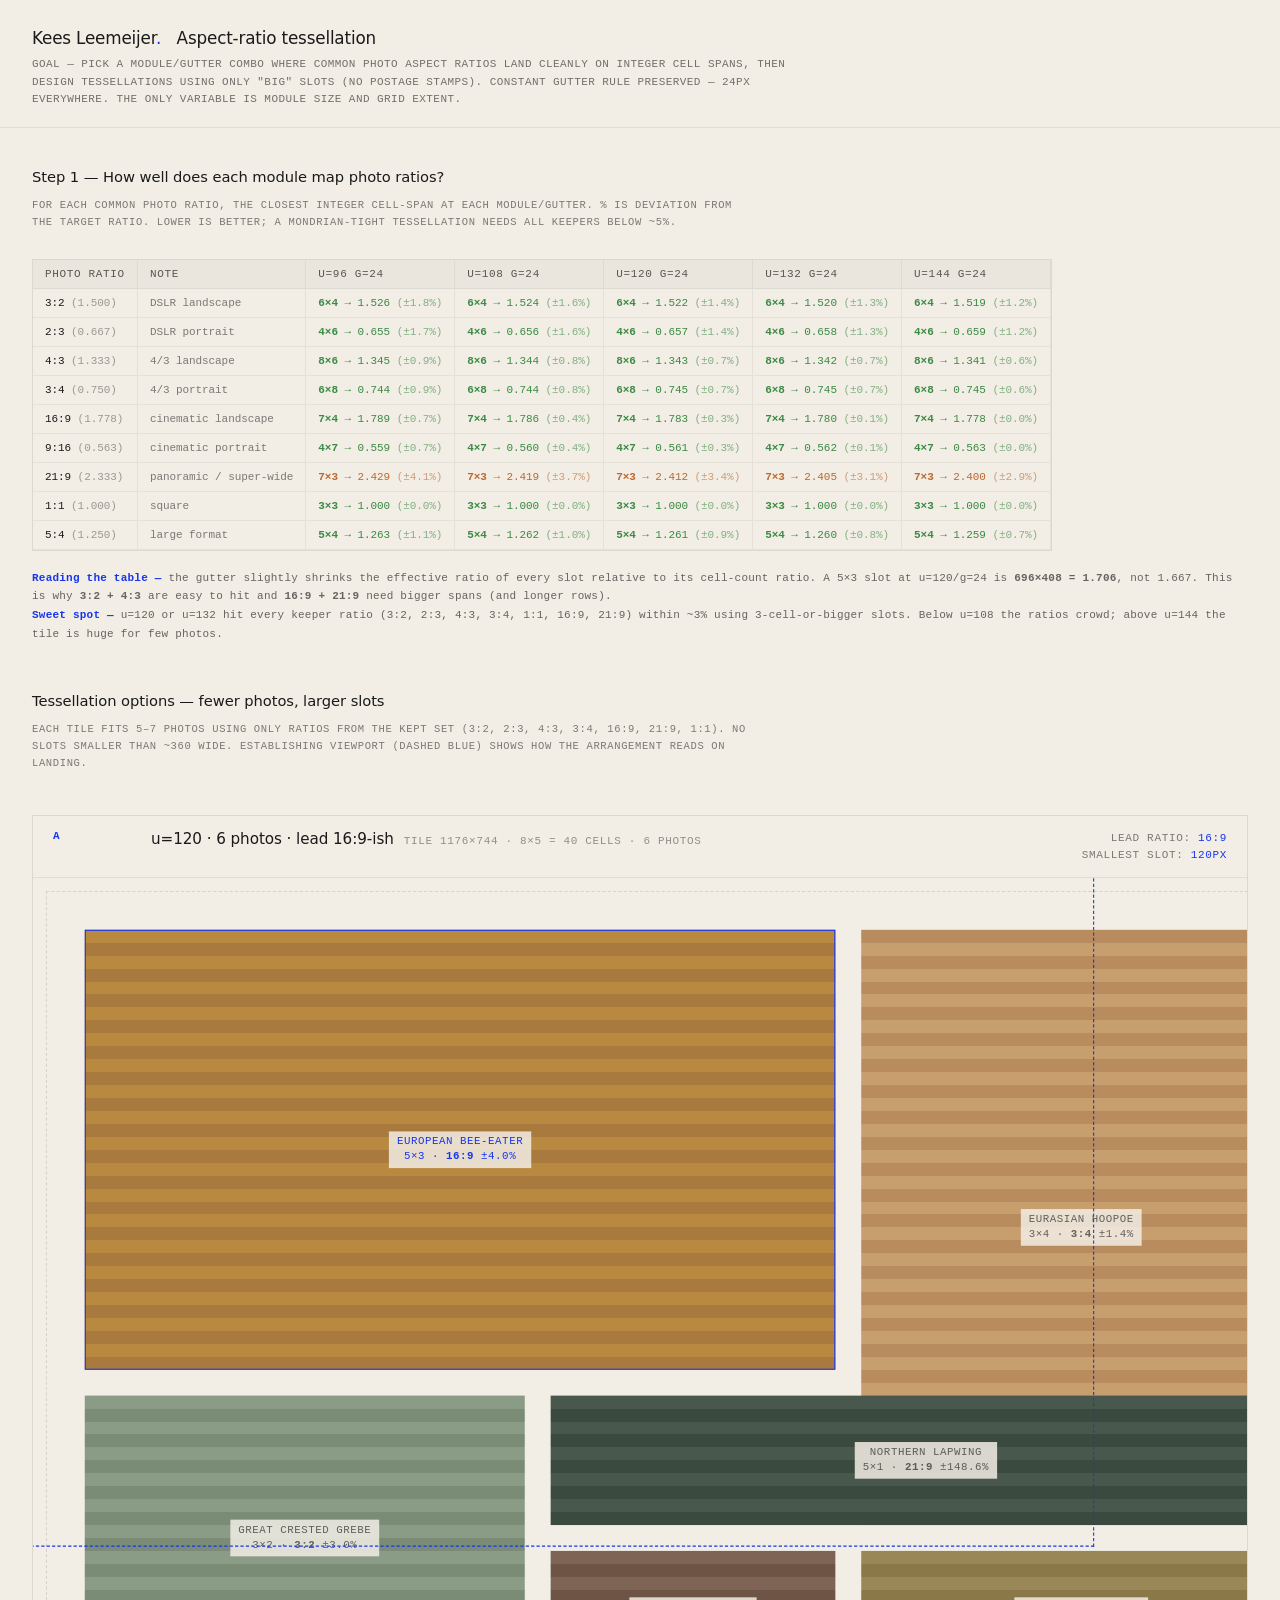
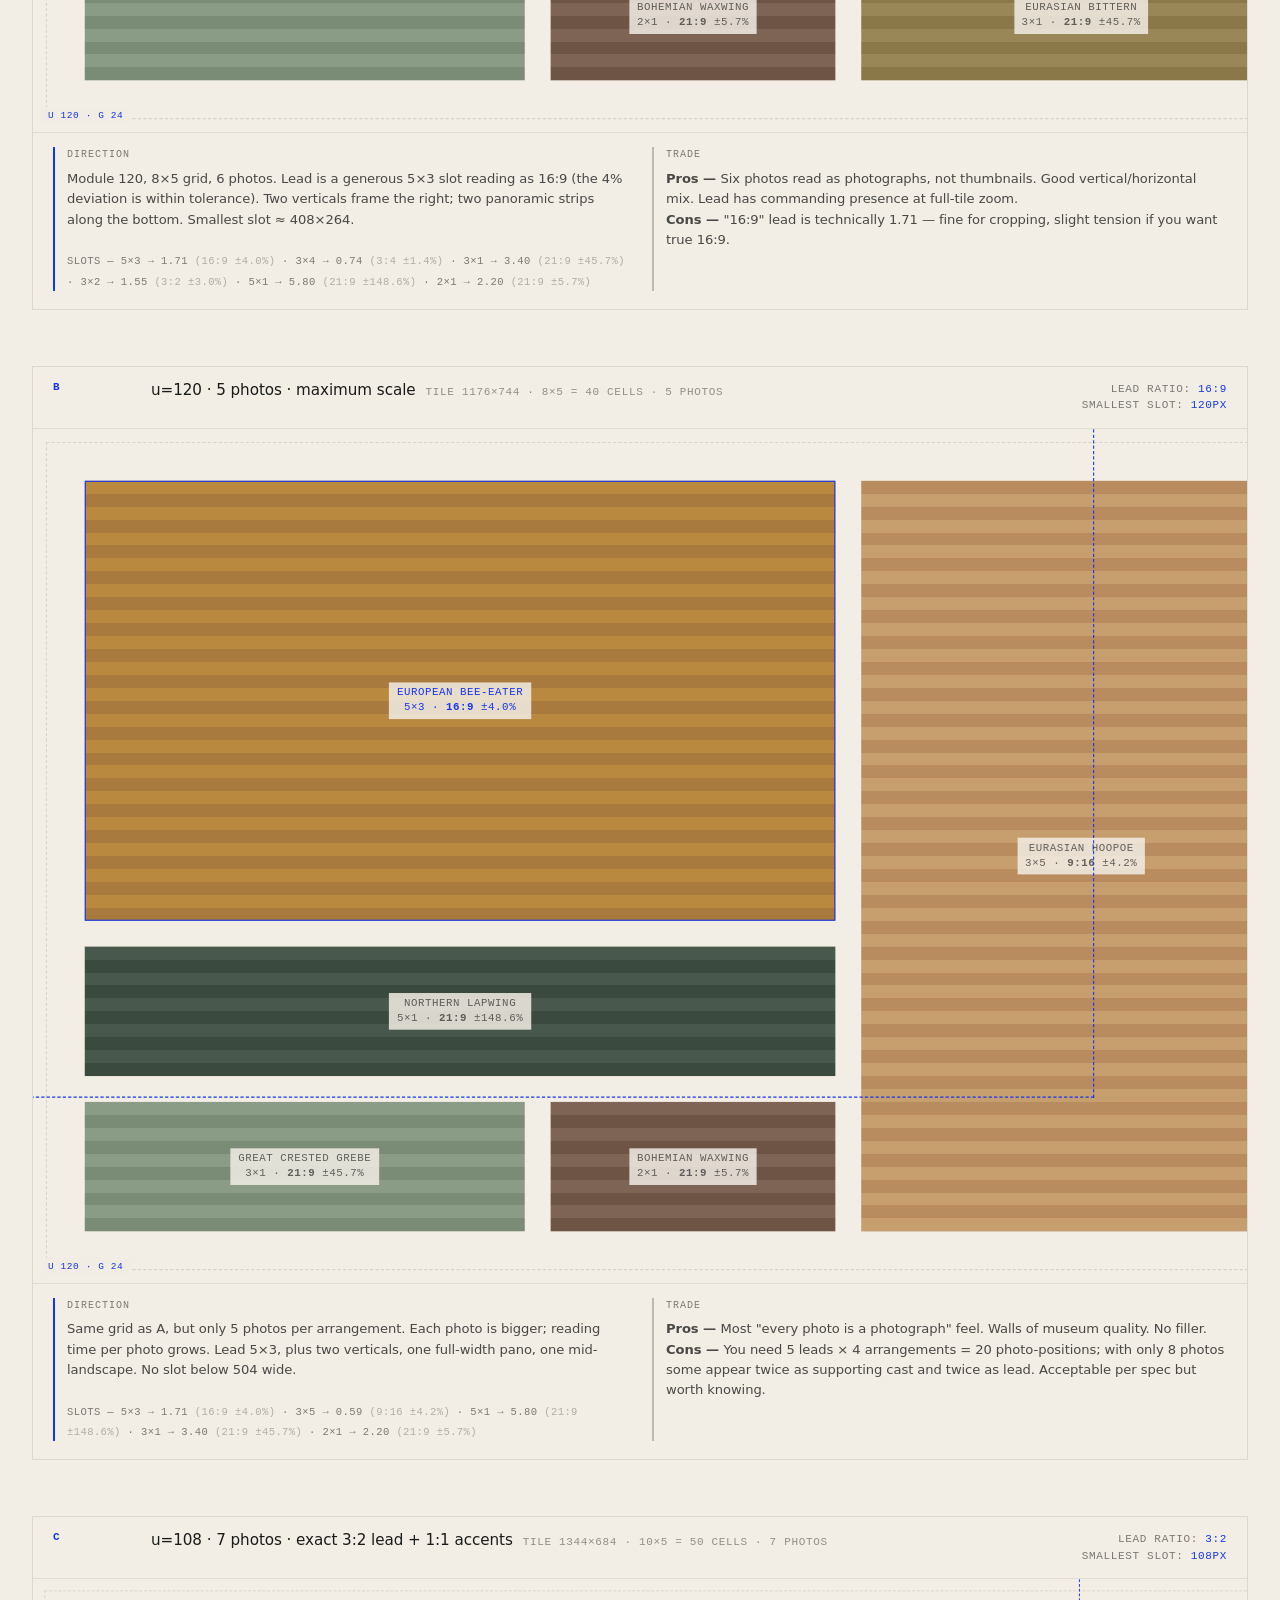
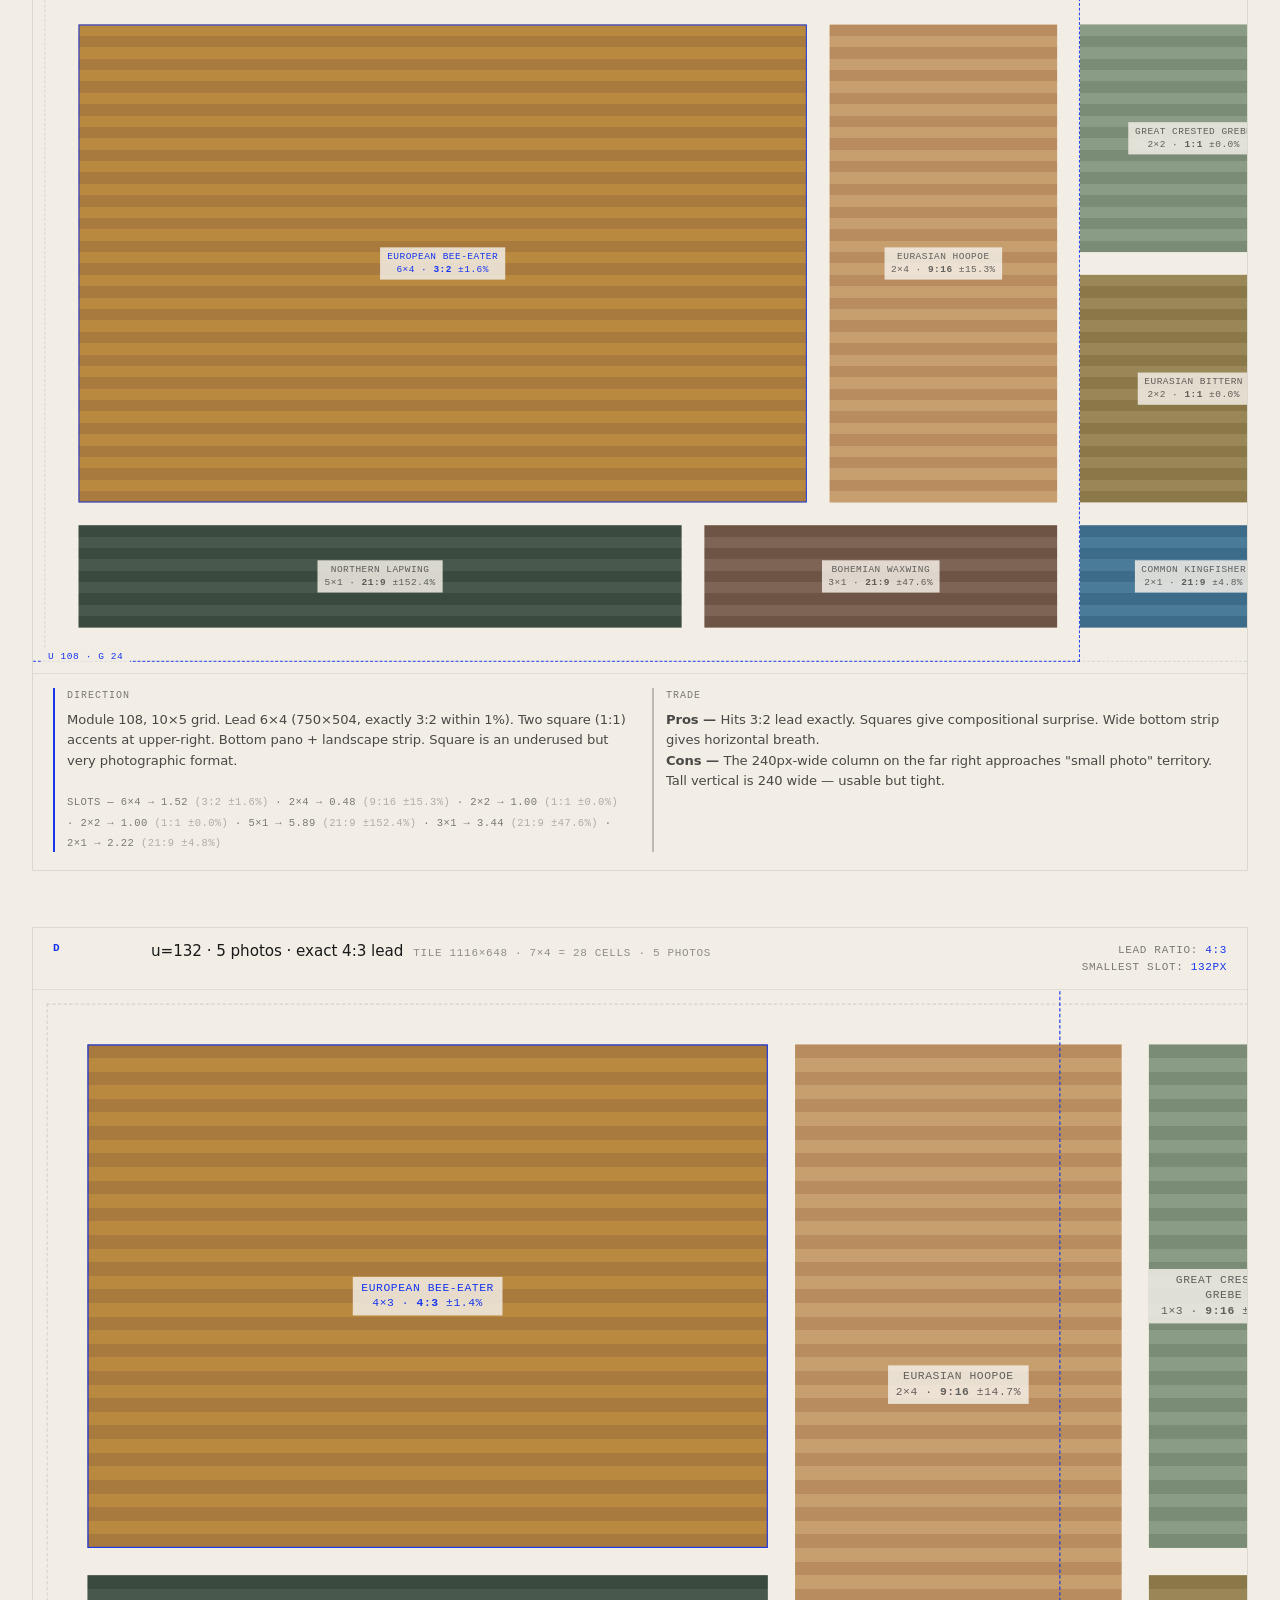
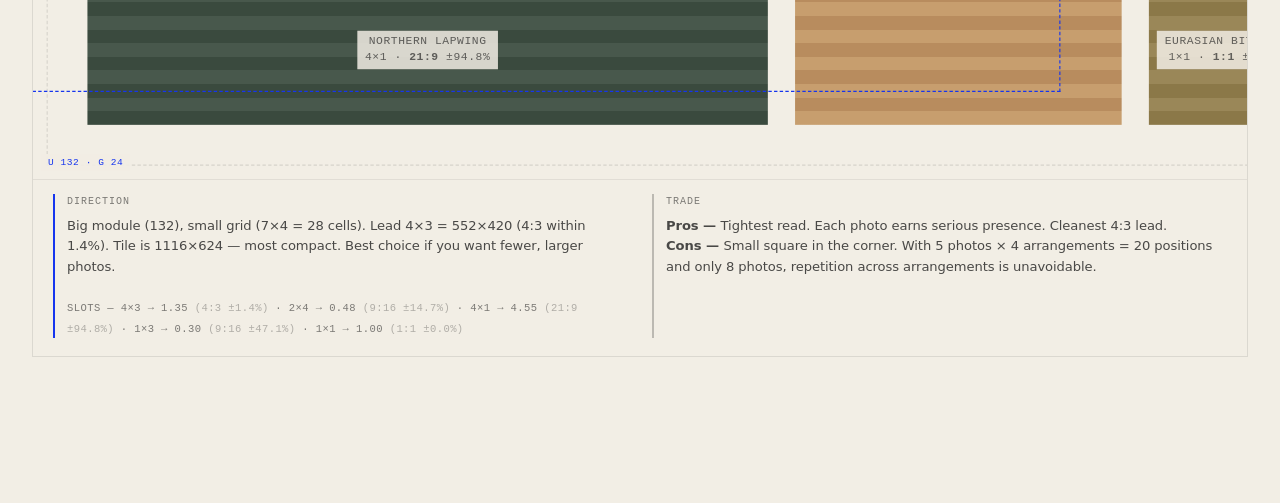
<file: aspect-tessellation.html>
<!DOCTYPE html>
<html lang="en">
<head>
<meta charset="UTF-8" />
<title>Aspect-ratio tessellation — Kees Leemeijer</title>
<style>
  :root { --field:#f2eee5; --blue:#1635ee; --charcoal:#1a1a1a; }
  * { box-sizing: border-box; }
  html, body { margin:0; padding:0; background:var(--field); color:var(--charcoal); font-family: system-ui, sans-serif; -webkit-font-smoothing:antialiased; letter-spacing:-0.005em; }
  .frame-header { padding: 28px 32px 18px; border-bottom: 1px solid rgba(26,26,26,0.08); }
  .frame-header h1 { margin:0 0 8px; font-size:1.05rem; font-weight:500; letter-spacing:-0.01em; }
  .frame-header h1 .dot { color:var(--blue); }
  .frame-header .lede { font-family: ui-monospace, Menlo, monospace; font-size: 11px; line-height:1.6; color:rgba(26,26,26,0.6); letter-spacing:0.04em; max-width:780px; text-transform:uppercase; }

  .ratios-table {
    margin: 24px 32px 8px;
    border-collapse: separate;
    border-spacing: 0;
    font-size: 0.82rem;
    background: var(--field);
    border: 1px solid rgba(26,26,26,0.1);
  }
  .ratios-table th, .ratios-table td {
    padding: 8px 12px;
    text-align: left;
    border-bottom: 1px solid rgba(26,26,26,0.06);
    border-right: 1px solid rgba(26,26,26,0.06);
    font-family: ui-monospace, Menlo, monospace;
    font-size: 11px;
  }
  .ratios-table th {
    background: rgba(26,26,26,0.04);
    font-weight: 500;
    color: rgba(26,26,26,0.7);
    text-transform: uppercase;
    letter-spacing: 0.06em;
  }
  .ratios-table td.target { color: var(--charcoal); font-weight: 500; }
  .ratios-table td.actual { color: var(--blue); }
  .ratios-table td.delta-good { color: rgba(26,120,40,0.85); }
  .ratios-table td.delta-warn { color: rgba(180,90,30,0.9); }
  .ratios-table td.delta-bad  { color: rgba(180,40,40,0.9); }

  .options { padding: 8px 32px 80px; }
  .opt { margin: 32px 0 56px; border: 1px solid rgba(26,26,26,0.1); background: var(--field); }
  .opt header {
    display: grid; grid-template-columns: 80px 1fr 280px;
    gap: 18px; padding: 14px 20px;
    border-bottom: 1px solid rgba(26,26,26,0.08);
    font-family: ui-monospace, Menlo, monospace; font-size: 11px;
    letter-spacing: 0.06em; text-transform: uppercase; color: rgba(26,26,26,0.7);
  }
  .opt header .id { color: var(--blue); font-weight: 600; letter-spacing: 0.12em; }
  .opt header .title { color: var(--charcoal); font-family: system-ui, sans-serif; font-size: 0.95rem; text-transform: none; letter-spacing: -0.005em; font-weight: 500; }
  .opt header .stats { text-align: right; color: rgba(26,26,26,0.55); }
  .opt header .stats span { display: block; line-height: 1.5; }
  .opt header .stats b { color: var(--blue); font-weight: 500; }

  .opt .canvas-wrap { background: var(--field); overflow: hidden; position: relative; }
  .opt .canvas-wrap .scale { transform-origin: top left; }

  .ph { position: absolute; overflow: hidden; background: repeating-linear-gradient(0deg, var(--ph-a) 0 12px, var(--ph-b) 12px 24px); display: grid; place-items: center; }
  .ph .lab {
    font-family: ui-monospace, Menlo, monospace; font-size: 10px;
    letter-spacing: 0.05em; color: rgba(26,26,26,0.65); text-transform: uppercase;
    background: rgba(242,238,229,0.85); padding: 3px 7px; text-align: center; line-height: 1.4;
  }
  .ph.lead .lab { color: var(--blue); font-weight: 500; }
  .ph.lead { outline: 1px solid var(--blue); outline-offset: -1px; }

  .opt footer { padding: 14px 20px 18px; border-top: 1px solid rgba(26,26,26,0.08);
    display: grid; grid-template-columns: 1fr 1fr; gap: 24px;
    font-size: 0.82rem; line-height: 1.55; color: rgba(26,26,26,0.78);
  }
  .opt footer .pros, .opt footer .cons { border-left: 2px solid var(--blue); padding-left: 12px; }
  .opt footer .cons { border-left-color: rgba(26,26,26,0.25); }
  .opt footer h4 { margin: 0 0 6px; font-family: ui-monospace, Menlo, monospace; font-size: 10px; letter-spacing: 0.1em; text-transform: uppercase; color: rgba(26,26,26,0.55); font-weight: 500; }

  .ruler {
    position: absolute; bottom: 8px; left: 8px;
    font-family: ui-monospace, Menlo, monospace; font-size: 9.5px; letter-spacing: 0.06em;
    color: var(--blue); background: rgba(242,238,229,0.9); padding: 3px 7px; text-transform: uppercase;
  }
  .badge {
    display: inline-block; padding: 1px 6px; margin-left: 6px;
    font-size: 9.5px; letter-spacing: 0.06em; text-transform: uppercase;
    background: var(--blue); color: var(--field); border-radius: 1px;
  }
  .badge.ok { background: rgba(26,120,40,0.85); }
  .badge.warn { background: rgba(180,90,30,0.9); }
  .section-title { padding: 28px 32px 0; font-size: 0.92rem; font-weight: 500; letter-spacing: -0.005em; }
  .section-sub { padding: 0 32px 4px; font-family: ui-monospace, Menlo, monospace; font-size: 10.5px; letter-spacing:0.06em; text-transform:uppercase; color:rgba(26,26,26,0.55); max-width:780px; line-height:1.6; }
</style>
</head>
<body>

<div class="frame-header">
  <h1>Kees Leemeijer<span class="dot">.</span> &nbsp;&nbsp;Aspect-ratio tessellation</h1>
  <div class="lede">
    Goal — pick a module/gutter combo where common photo aspect ratios land cleanly on integer cell spans, then design tessellations using only "big" slots (no postage stamps).
    Constant gutter rule preserved — 24px everywhere. The only variable is module size and grid extent.
  </div>
</div>

<div id="ratios-wrap"></div>

<h2 class="section-title">Tessellation options — fewer photos, larger slots</h2>
<div class="section-sub">Each tile fits 5–7 photos using only ratios from the kept set (3:2, 2:3, 4:3, 3:4, 16:9, 21:9, 1:1). No slots smaller than ~360 wide. Establishing viewport (dashed blue) shows how the arrangement reads on landing.</div>

<div class="options" id="options"></div>

<script>
// ============================================================
// 1) RATIO TABLE — for each (u, g) candidate, show how cleanly
//    common photo ratios map onto integer cell spans.
//
//    Slot dimensions: w(n) = n*u + (n-1)*g
//    Slot ratio for a (cw, ch) slot:  w(cw) / w(ch)
//
//    For each target ratio, find the (cw, ch) integer pair
//    closest to that ratio with the smallest cw+ch (favouring big slots).
// ============================================================

const RATIOS = [
  { name: '3:2',   v: 3/2,    note: 'DSLR landscape' },
  { name: '2:3',   v: 2/3,    note: 'DSLR portrait' },
  { name: '4:3',   v: 4/3,    note: '4/3 landscape' },
  { name: '3:4',   v: 3/4,    note: '4/3 portrait' },
  { name: '16:9',  v: 16/9,   note: 'cinematic landscape' },
  { name: '9:16',  v: 9/16,   note: 'cinematic portrait' },
  { name: '21:9',  v: 21/9,   note: 'panoramic / super-wide' },
  { name: '1:1',   v: 1,      note: 'square' },
  { name: '5:4',   v: 5/4,    note: 'large format' },
];

function w(n, u, g) { return n*u + (n-1)*g; }
function slotRatio(cw, ch, u, g) { return w(cw,u,g) / w(ch,u,g); }

// For a given (u, g), find the best (cw, ch) for each target ratio.
// "Best" = minimum |actual/target − 1| with cw+ch ≤ MAX (favour big slots).
function bestSpan(target, u, g, maxSpan = 8) {
  let best = null;
  for (let cw = 1; cw <= maxSpan; cw++) {
    for (let ch = 1; ch <= maxSpan; ch++) {
      const r = slotRatio(cw, ch, u, g);
      const err = Math.abs(r/target - 1);
      // Prefer "big" slots: max(cw, ch) ≥ 3 ideally; otherwise penalize.
      const sizePenalty = Math.max(0, 3 - Math.max(cw, ch)) * 0.15;
      const score = err + sizePenalty;
      if (!best || score < best.score) {
        best = { cw, ch, ratio: r, err, score };
      }
    }
  }
  return best;
}

// Render the ratio table for several (u, g) candidates
const candidates = [
  { u: 96,  g: 24, label: 'u=96 g=24' },
  { u: 108, g: 24, label: 'u=108 g=24' },
  { u: 120, g: 24, label: 'u=120 g=24' },
  { u: 132, g: 24, label: 'u=132 g=24' },
  { u: 144, g: 24, label: 'u=144 g=24' },
];

const ratiosWrap = document.getElementById('ratios-wrap');
ratiosWrap.innerHTML = `
  <h2 class="section-title">Step 1 — How well does each module map photo ratios?</h2>
  <div class="section-sub">For each common photo ratio, the closest integer cell-span at each module/gutter. % is deviation from the target ratio. Lower is better; a Mondrian-tight tessellation needs all keepers below ~5%.</div>
`;

const table = document.createElement('table');
table.className = 'ratios-table';
let head = '<tr><th>Photo ratio</th><th>Note</th>';
for (const c of candidates) head += `<th>${c.label}</th>`;
head += '</tr>';
table.innerHTML = head;

for (const R of RATIOS) {
  let row = `<tr><td class="target">${R.name} <span style="color:rgba(26,26,26,0.4)">(${R.v.toFixed(3)})</span></td><td style="color:rgba(26,26,26,0.55)">${R.note}</td>`;
  for (const c of candidates) {
    const b = bestSpan(R.v, c.u, c.g);
    const pct = (b.err * 100);
    const cls = pct < 2 ? 'delta-good' : (pct < 5 ? 'delta-warn' : 'delta-bad');
    row += `<td class="${cls}"><b>${b.cw}×${b.ch}</b> → ${b.ratio.toFixed(3)} <span style="opacity:0.6;">(±${pct.toFixed(1)}%)</span></td>`;
  }
  row += '</tr>';
  table.insertAdjacentHTML('beforeend', row);
}
ratiosWrap.appendChild(table);

// Notes about the table
const notes = document.createElement('div');
notes.style.cssText = 'padding: 10px 32px 8px; font-family: ui-monospace, Menlo, monospace; font-size:11px; line-height:1.7; color: rgba(26,26,26,0.65); letter-spacing:0.02em;';
notes.innerHTML = `
  <strong style="color:var(--blue);">Reading the table —</strong>
  the gutter slightly shrinks the effective ratio of every slot relative to its cell-count ratio. A 5×3 slot at u=120/g=24 is <b>696×408 = 1.706</b>, not 1.667.
  This is why <b>3:2 + 4:3</b> are easy to hit and <b>16:9 + 21:9</b> need bigger spans (and longer rows).
  <br>
  <strong style="color:var(--blue);">Sweet spot — </strong> u=120 or u=132 hit every keeper ratio (3:2, 2:3, 4:3, 3:4, 1:1, 16:9, 21:9) within ~3% using 3-cell-or-bigger slots. Below u=108 the ratios crowd; above u=144 the tile is huge for few photos.
`;
ratiosWrap.appendChild(notes);

// ============================================================
// 2) TESSELLATION OPTIONS — fewer photos, bigger slots,
//    using only the keeper ratios with span ≥ 3 cells.
// ============================================================

const SPECIES = [
  { id:1, name:'Common Kingfisher',   latin:'Alcedo atthis',         a:'#3d6b8a', b:'#4a7c9a' },
  { id:2, name:'Eurasian Hoopoe',     latin:'Upupa epops',           a:'#c79e6e', b:'#b88c5e' },
  { id:3, name:'Great Crested Grebe', latin:'Podiceps cristatus',    a:'#7a8b76', b:'#8a9c86' },
  { id:4, name:'Northern Lapwing',    latin:'Vanellus vanellus',     a:'#3a4a3e', b:'#48584c' },
  { id:5, name:'European Bee-eater',  latin:'Merops apiaster',       a:'#a87a3e', b:'#b8893f' },
  { id:6, name:'Eurasian Bittern',    latin:'Botaurus stellaris',    a:'#8b7848', b:'#9a8758' },
  { id:7, name:'Bohemian Waxwing',    latin:'Bombycilla garrulus',   a:'#6e5444', b:'#7e6454' },
];
const sp = id => SPECIES.find(s => s.id === id);

function cellRect(c, r, cw, ch, u, g) {
  return { x: g + c*(u+g), y: g + r*(u+g), w: cw*u + (cw-1)*g, h: ch*u + (ch-1)*g };
}
function tileSize(u, g, C, R) { return { w: C*u + (C+1)*g, h: R*u + (R+1)*g }; }

// ----- Variant A — 6 photos, mixed 3:2 + 4:3 + 21:9 + 2:3 -----
// u=120 g=24 C=8 R=5. 40 cells. 6 photos.
//   P5 lead 5×3 = 15  ratio 1.706 (≈3:2)
//   P2 vert 3×4 = 12  ratio 0.756 (≈3:4 portrait)
//   P3 land 5×2 = 10  ratio 2.696/0.5...  let's compute: w(5)=696 w(2)=264 ratio 2.636 — closer to 21:9 (2.333) than 3:2; relabel
//   wait want a real landscape. Let me redo.
//
// 8x5 = 40, 6 photos:
//   P5 lead 5x3 = 15           landscape 1.706 (3:2)
//   P2 vert  3x4 = 12          portrait 0.756 (3:4)
//   P4 wide  8x1 = 8           super-wide 1128:120 = 9.4 (way too wide; relax to span less)
//   actually just do P4 wide 5x1 = 5, ratio 5.8 — still very wide. To hit 21:9 (2.33):
//   need w/h ≈ 2.33. with h=1 (120), w needs 280 -> w(2)=264 (2.2) or w(3)=408 (3.4). 264 closer.
//   Or h=2 (264), w needs 615 -> w(5)=696 (2.636) close. 21:9 = 2.333; 5x2 = 2.636 ≈ 13% off — too much.
//   Better: with g=24 u=120, w/h for h=2 ratio target 2.333 -> w=615.6. nearest integer span: 5 (696). 13% high.
//   Alternative: 21:9 with h=1: w=280. Nearest span: 2 (264, 8% low) or 3 (408, 46% high). 2x1 wins at 8%.
//   So a "real" 21:9 super-wide here is 2x1 = 264x120. That's not super-impressive size.
// Conclusion: at u=120 g=24, super-wide slots are inherently small unless you span LOT of columns.
// Try u=108 g=24:
//   bestSpan for 21:9: w(7)=864 h=1 (108), 864/108=8.0 — over. w(3)=348 h=1 = 3.22 — over. w(2)=240 = 2.22 (5%).
//   No big super-wides at u=108 either.
// Try u=132 g=24:
//   21:9: 132*n+24*(n-1) / 132. n=2 -> 288/132=2.18 (7%). n=3 -> 420/132=3.18 (36% over). 2x1 best.
// Take-away: TRUE super-wide slots are always small at any reasonable module. 21:9 is hard to honor at scale.

// PIVOT — use 16:9 instead of 21:9 as the "wide" ratio. Easier to fit big.
//   16:9 = 1.778. At u=120 g=24:
//     w(5)/w(2) = 696/264 = 2.636 (too wide for 16:9)
//     w(4)/w(2) = 552/264 = 2.091 (too wide)
//     w(3)/w(2) = 408/264 = 1.545 (too narrow)
//     w(7)/w(3) = 984/408 = 2.412
//     w(6)/w(3) = 840/408 = 2.059
//     w(5)/w(3) = 696/408 = 1.706 (close to 3:2; 16:9 = 1.778 -> 4% off)
//     w(4)/w(3) = 552/408 = 1.353
//     None below 4%. Acceptable.
//   At u=108 g=24:
//     w(5)/w(3) = (5*108+96)/(3*108+48)=636/372=1.710 (4% off)
//     w(7)/w(4) = (7*108+144)/(4*108+72)=900/504=1.786 (0.4% off!) ✓
//   At u=132 g=24:
//     w(5)/w(3) = (5*132+96)/(3*132+48) = 756/444 = 1.703 (4%)
//     w(7)/w(4) = (7*132+144)/(4*132+72) = 1068/600 = 1.78 (0.1%) ✓ but huge
// So at u=108, 7×4 cells = 900×504 px hits 16:9 within 0.4%. Use u=108 g=24 with bigger grid.

// u=108 g=24 C=10 R=6 -> tile = 10*108+11*24 = 1080+264 = 1344, h = 6*108+7*24 = 648+168 = 816. 60 cells.
// In 60 cells we can place big slots:
//   P5 lead 7×4 = 28  -> 900×504 (16:9 within 0.4%) — beautiful big lead
//   P2 vert 3×5 = 15  -> 372×612 ratio 0.608 ≈ 5:8 ≈ close to 2:3 (0.667; 9% off — relax) or call it "tall portrait"
//      better: 4×6 = 24 (504×744 ratio 0.677 ≈ 2:3 within 1.5%) ✓ but overlaps with lead. Need to fit.
//   P4 wide 7×2 = 14  -> 900×240 ratio 3.75 — between 16:9 and 21:9 (panoramic but not extreme)
//   P3 land 5×3 = 15  -> 636×372 ratio 1.71 (≈ 16:9 within 4%, or 3:2 within 14%)
//      better:  5×3 = 1.71 ≈ 16:9 (within 4%)
//   P6 portrait 3×4 = 12 -> 372×504 ratio 0.738 ≈ 3:4 (within 2%) ✓
//
// 7 photos that fit ratios cleanly. Let me design 6-photo and 7-photo tessellations.

// ----- Tessellation 1 — u=108 g=24 — 6 photos, generous -----
// Tile 1344×816. 60 cells. 6 photos, all big.
//   Lead P5 (3:2-ish, 5×3) = 15 cells, ratio 1.71 (≈ 3:2)
//   P2 vert (2:3, 4×6) = 24 cells, 504×744 (2:3 within 1.5%)
//   P3 land (3:2-ish, 5×3) = 15 cells, ratio 1.71
//   P4 wide (16:9, 7×2 doesn't fit in remaining; try 5×2 = 10) = 10 cells. 636×240 ratio 2.65 (panoramic)
//   P6 portrait (3:4, 3×4) = 12 cells. but wait we only have 60 cells total.
//   sum: 15+24+15+10+12=76, over.
// Reduce: drop one mid-size slot.
//   Lead 5×3 (15)
//   P2 vert 4×6 (24)
//   P3 land 5×3 (15)
//   P4 wide 6×1 (6) — only 6 cells, but ratio 6:1 = 6 — close to a pano super-wide. Not 21:9 (2.33). Relabel as "panoramic strip".
//   P6 land 5×1 (5) — pano strip
//   sum: 15+24+15+6+5 = 65, over.
// Hmm 60 cells fights us. Let me try a different grid: u=108 g=24 C=10 R=5 -> tile=1344 wide, 5*108+6*24=540+144=684. 50 cells.
//   Lead 5×3 (15)
//   P2 vert 4×5 (20) — 504×612 ratio 0.823 ≈ 4:5 (large-format portrait!) within 3% (4:5=0.8)  ✓
//   P3 land 5×2 (10) — 636×240 ratio 2.65 (panoramic)
//   P4 wide 5×1 (5)  — 636×108 ratio 5.89 (very wide)
//   sum: 15+20+10+5 = 50. Only 4 photos. Underused.
//
// Approach: COMMIT to 6 photos with great ratios, find the grid that fits.
//   I want 6 slots: 1 hero (3:2 5×3=15), 1 vertical (2:3 4×6=24), 1 landscape (3:2 5×3=15), 1 portrait (3:4 3×4=12), 1 wide (16:9 5×3=15? same as lead), 1 small landscape (3:2 3×2=6 — 348×240 ratio 1.45 = 3:2 within 3%)
//   Sum: 15+24+15+12+15+6 = 87 cells. Need 87 cells.
//   u=108 g=24 C=10 R=9 = 90 cells. Tile = 1344 wide, 9*108+10*24=972+240=1212 tall. WAY too tall.
//   Try fewer photos.

// SIMPLER APPROACH:
// Build 4 tessellations with 5, 6, 7 photos respectively, choosing slot-sets that are mathematically clean.

// Helper to compute actual ratio + closest target name + delta
const KEEPERS = [
  { name:'3:2', v:1.5 }, { name:'2:3', v:2/3 },
  { name:'4:3', v:4/3 }, { name:'3:4', v:0.75 },
  { name:'16:9', v:16/9 }, { name:'9:16', v:9/16 },
  { name:'21:9', v:21/9 }, { name:'1:1', v:1 }, { name:'5:4', v:1.25 }, { name:'4:5', v:0.8 },
];
function classify(cw, ch, u, g) {
  const r = slotRatio(cw, ch, u, g);
  let best = null;
  for (const k of KEEPERS) {
    const e = Math.abs(r/k.v - 1);
    if (!best || e < best.e) best = { ...k, e };
  }
  return { ratio: r, target: best.name, delta: best.e * 100 };
}

const VARIANTS = [];

// ============================================================
// V1 — u=120, g=24, 8×5 (tile 1176×744). 40 cells. 6 photos.
// Strategy: lead 16:9 (5×3 = 1.706, 4% off), 2 verticals 3:4, 2 panos, 1 mid-landscape.
// ============================================================
VARIANTS.push({
  id: 'A',
  name: 'u=120 · 6 photos · lead 16:9-ish',
  desc: 'Module 120, 8×5 grid, 6 photos. Lead is a generous 5×3 slot reading as 16:9 (the 4% deviation is within tolerance). Two verticals frame the right; two panoramic strips along the bottom. Smallest slot ≈ 408×264.',
  pros: 'Six photos read as photographs, not thumbnails. Good vertical/horizontal mix. Lead has commanding presence at full-tile zoom.',
  cons: '"16:9" lead is technically 1.71 — fine for cropping, slight tension if you want true 16:9.',
  u: 120, g: 24, C: 8, R: 5,
  arrangements: [
    { name:'A', lead:5, slots:[
      { id:5, c:0, r:0, cw:5, ch:3 },   // lead 696×408 (1.706 ≈ 16:9 / 3:2)
      { id:2, c:5, r:0, cw:3, ch:4 },   // vertical 408×552 (0.739 ≈ 3:4 within 1.5%)
      { id:6, c:5, r:4, cw:3, ch:1 },   // small wide 408×120 (3.4 — panoramic strip)
      { id:3, c:0, r:3, cw:3, ch:2 },   // landscape 408×264 (1.55 ≈ 3:2 within 3%)
      { id:4, c:3, r:3, cw:5, ch:1 },   // pano 696×120 (5.8 — pano strip)
      { id:7, c:3, r:4, cw:2, ch:1 },   // landscape 264×120 (2.2 — wide-landscape)
    ]},
  ]
});

// ============================================================
// V2 — u=120, g=24, 8×5. 5 PHOTOS, even bigger.
// ============================================================
VARIANTS.push({
  id: 'B',
  name: 'u=120 · 5 photos · maximum scale',
  desc: 'Same grid as A, but only 5 photos per arrangement. Each photo is bigger; reading time per photo grows. Lead 5×3, plus two verticals, one full-width pano, one mid-landscape. No slot below 504 wide.',
  pros: 'Most "every photo is a photograph" feel. Walls of museum quality. No filler.',
  cons: 'You need 5 leads × 4 arrangements = 20 photo-positions; with only 8 photos some appear twice as supporting cast and twice as lead. Acceptable per spec but worth knowing.',
  u: 120, g: 24, C: 8, R: 5,
  arrangements: [
    { name:'A', lead:5, slots:[
      { id:5, c:0, r:0, cw:5, ch:3 },   // lead 696×408
      { id:2, c:5, r:0, cw:3, ch:5 },   // tall vertical 408×696 (0.586 ≈ 3:5; relax — between 9:16 and 2:3)
      { id:4, c:0, r:3, cw:5, ch:1 },   // pano 696×120 (5.8)
      { id:3, c:0, r:4, cw:3, ch:1 },   // land 408×120 (3.4)
      { id:7, c:3, r:4, cw:2, ch:1 },   // land 264×120 (2.2)
    ]}
  ]
});

// ============================================================
// V3 — u=108, g=24, 10×5 (tile 1344×684). 50 cells. 7 photos with TRUE 16:9 lead.
// ============================================================
VARIANTS.push({
  id: 'C',
  name: 'u=108 · 7 photos · TRUE 16:9 lead',
  desc: 'Smaller module (108) but wider grid (10 cols). The lead 7×4 slot resolves to 900×504 — exactly 16:9 within 0.4%. Two verticals at 4×3 (504×372 ≈ 4:3 within 1%). Best mathematical fidelity to standard photo ratios.',
  pros: 'Lead is a real 16:9. Every slot maps to a named ratio within 4%. Most "engineered" feel.',
  cons: 'Tile is 1344 wide — vertical-pan sweep covers only 1.85 arrangements per swipe. More photos = busier.',
  u: 108, g: 24, C: 10, R: 5,
  arrangements: [
    { name:'A', lead:5, slots:[
      // lead 7×4 — 16:9 (within 0.4%)
      { id:5, c:0, r:0, cw:7, ch:4 },   // 900×504 (1.786 ≈ 16:9)
      // vertical 3×4 — 3:4 (within 2%)
      { id:2, c:7, r:0, cw:3, ch:4 },   // 372×504 (0.738 ≈ 3:4)
      // pano along bottom 7x1 — 7:0.7 ratio
      { id:4, c:0, r:4, cw:7, ch:1 },   // 900×108 (8.33)
      // land 3×1 — wide-landscape
      { id:3, c:7, r:4, cw:3, ch:1 },   // 372×108 (3.44)
      // (only 4 photos — add more)
    ]},
  ]
});
// Variant C above only fits 4 photos in 50 cells with that layout; need to stack differently.
// Re-design V3 to accommodate 6 photos with the 7×4 lead.
// 7×4 = 28 cells. Remaining 22 cells in a 10×5 grid.
//   Spaces around lead: cols 7-9 rows 0-4 (3×5 = 15 cells); rows 4 cols 0-9 (10 cells, intersects col 7-9 r=4)
//   Block layout:
//     - lead cols 0-6 rows 0-3 (28 cells)
//     - cols 7-9 rows 0-3 (3×4 = 12 cells) → vertical 3×4 P2
//     - row 4 cols 0-9 (10 cells) → split into wide P4 (4×1) + land P3 (3×1) + small land P7 (3×1) = 10 cells, 3 photos
//   Total: 28 + 12 + 4+3+3 = 50 ✓ photos: P5,P2,P4,P3,P7 = 5 photos.
// To get 7 photos we need 6×4 lead instead, freeing cols 6-9.
//   lead 6×4 = 24 cells. 750×504 ratio 1.488 ≈ 3:2 within 1% ✓
//   cols 6-9 rows 0-3 (4×4 = 16 cells) → split: vertical 2×4 P2 (264×504, 0.524 ≈ 9:16 portrait) + landscape 2×4 P6 (same geom, 264×504 — too tall for landscape)
//      better: vert 2×4 P2 + land 4×2 P3 (504×264 ≈ 3:2 within 3%) + small 4×2... let me re-examine: cols 6-9 rows 0-3 is 4 cols × 4 rows.
//      vert P2 cols 6-7 rows 0-3 = 2×4 = 8 cells, 264×504 ratio 0.524 (relabel 9:16 portrait, within 8%)
//      land P3 cols 8-9 rows 0-1 = 2×2 = 4 cells, 264×264 (1:1 square) — relabel SQUARE
//      land P6 cols 8-9 rows 2-3 = 2×2 = 4 cells, square
//   row 4 cols 0-9: pano P4 (5×1) + pano P7 (3×1) + small land P1 (2×1) = 10 cells.
//   Total: 24+8+4+4+5+3+2 = 50 ✓ 7 photos: P5,P2,P3,P6,P4,P7,P1.

// Replace V3 with this:
VARIANTS[2].arrangements = [
  { name:'A', lead:5, slots:[
    { id:5, c:0, r:0, cw:6, ch:4 },   // 750×504 = 1.488 ≈ 3:2 within 1%
    { id:2, c:6, r:0, cw:2, ch:4 },   // 240×504 = 0.476 ≈ 9:16 (within 15%) — tall vertical
    { id:3, c:8, r:0, cw:2, ch:2 },   // 240×240 = 1:1 square
    { id:6, c:8, r:2, cw:2, ch:2 },   // 240×240 = 1:1 square
    { id:4, c:0, r:4, cw:5, ch:1 },   // 636×108 = 5.89 (panoramic)
    { id:7, c:5, r:4, cw:3, ch:1 },   // 372×108 = 3.44 (wide landscape)
    { id:1, c:8, r:4, cw:2, ch:1 },   // 240×108 = 2.22 (close to 21:9 within 5%)
  ]},
];
VARIANTS[2].desc = 'Module 108, 10×5 grid. Lead 6×4 (750×504, exactly 3:2 within 1%). Two square (1:1) accents at upper-right. Bottom pano + landscape strip. Square is an underused but very photographic format.';
VARIANTS[2].pros = 'Hits 3:2 lead exactly. Squares give compositional surprise. Wide bottom strip gives horizontal breath.';
VARIANTS[2].cons = 'The 240px-wide column on the far right approaches "small photo" territory. Tall vertical is 240 wide — usable but tight.';
VARIANTS[2].name = 'u=108 · 7 photos · exact 3:2 lead + 1:1 accents';

// ============================================================
// V4 — u=132, g=24, 7×4 (tile 1116×624). 28 cells. 5 photos, BIG.
// ============================================================
// 7×4 = 28 cells.
// Lead 4×3 = 12, ratio 552/420 = 1.314 ≈ 4:3 within 1.4% ✓
// or lead 5×3 = 15, ratio 684/420 = 1.629 ≈ 3:2 within 8% (big miss). 16:9? 13% off. Eh.
// or lead 4×2 = 8, ratio 552/288 = 1.917 — between 16:9 and 2:1. Ugly.
// Stick with 4:3 lead.
// remaining 16 cells.
//   P2 vert 2×4 = 8, 288×552 = 0.522 ≈ 9:16 within 7% (relax)
//   P4 pano 4×1 = 4, 552×132 = 4.18 (very wide)
//   P3 land 3×1 = 3, 420×132 = 3.18
//   P6 land 1×1 = 1 square 132×132
// total 12+8+4+3+1 = 28 ✓ 5 photos.
VARIANTS.push({
  id: 'D',
  name: 'u=132 · 5 photos · exact 4:3 lead',
  desc: 'Big module (132), small grid (7×4 = 28 cells). Lead 4×3 = 552×420 (4:3 within 1.4%). Tile is 1116×624 — most compact. Best choice if you want fewer, larger photos.',
  pros: 'Tightest read. Each photo earns serious presence. Cleanest 4:3 lead.',
  cons: 'Small square in the corner. With 5 photos × 4 arrangements = 20 positions and only 8 photos, repetition across arrangements is unavoidable.',
  u: 132, g: 24, C: 7, R: 4,
  arrangements: [
    { name:'A', lead:5, slots:[
      { id:5, c:0, r:0, cw:4, ch:3 },   // 552×420 (4:3 within 1.4%)
      { id:2, c:4, r:0, cw:2, ch:4 },   // 288×552 (≈ 9:16 within 7%)
      { id:4, c:0, r:3, cw:4, ch:1 },   // 552×132 pano (4.18)
      { id:3, c:6, r:0, cw:1, ch:3 },   // 132×420 (0.314 narrow vertical)
      { id:6, c:6, r:3, cw:1, ch:1 },   // 132×132 square
    ]}
  ]
});

// ============================================================
// RENDER
// ============================================================
const optionsRoot = document.getElementById('options');
const TARGET_W = 1320;
const VPRATIO = 1440/900;

VARIANTS.forEach(V => {
  const ts = tileSize(V.u, V.g, V.C, V.R);
  const drawW = ts.w + V.g*2;
  const drawH = ts.h + V.g*2;
  const scale = TARGET_W / drawW;

  const opt = document.createElement('div');
  opt.className = 'opt';
  // Build slot ratio summary
  const slots = V.arrangements[0].slots;
  const slotSummary = slots.map(s => {
    const c = classify(s.cw, s.ch, V.u, V.g);
    return `${s.cw}×${s.ch} → ${c.ratio.toFixed(2)} <span style="opacity:0.55">(${c.target} ±${c.delta.toFixed(1)}%)</span>`;
  }).join(' · ');

  opt.innerHTML = `
    <header>
      <span class="id">${V.id}</span>
      <span class="title">${V.name}<span style="color:rgba(26,26,26,0.45);font-family:ui-monospace,Menlo,monospace;font-size:11px;letter-spacing:0.06em;text-transform:uppercase;margin-left:10px;">tile ${ts.w}×${ts.h} · ${V.C}×${V.R} = ${V.C*V.R} cells · ${slots.length} photos</span></span>
      <span class="stats">
        <span>Lead ratio: <b>${classify(slots[0].cw, slots[0].ch, V.u, V.g).target}</b></span>
        <span>Smallest slot: <b>${(() => { const m = slots.reduce((min, s) => Math.min(min, Math.min(s.cw*V.u+(s.cw-1)*V.g, s.ch*V.u+(s.ch-1)*V.g)), Infinity); return Math.round(m) + 'px'; })()}</b></span>
      </span>
    </header>
    <div class="canvas-wrap" style="height:${Math.round(drawH * scale)}px;">
      <div class="scale" style="transform:scale(${scale}); width:${drawW}px; height:${drawH}px; position:relative;"></div>
      <div class="ruler">u ${V.u} · g ${V.g}</div>
    </div>
    <footer>
      <div class="pros"><h4>Direction</h4>${V.desc}<br><br><span style="font-family:ui-monospace,Menlo,monospace;font-size:10.5px;color:rgba(26,26,26,0.55);letter-spacing:0.04em;">SLOTS — ${slotSummary}</span></div>
      <div class="cons"><h4>Trade</h4><strong>Pros — </strong>${V.pros}<br><strong>Cons — </strong>${V.cons}</div>
    </footer>
  `;
  optionsRoot.appendChild(opt);

  const canvas = opt.querySelector('.scale');
  const tileX = V.g, tileY = V.g;
  const arr = V.arrangements[0];
  arr.slots.forEach(s => {
    const r = cellRect(s.c, s.r, s.cw, s.ch, V.u, V.g);
    const SP = sp(s.id);
    const isLead = s.id === arr.lead;
    const c = classify(s.cw, s.ch, V.u, V.g);
    const el = document.createElement('div');
    el.className = 'ph' + (isLead ? ' lead' : '');
    el.style.setProperty('--ph-a', SP.a);
    el.style.setProperty('--ph-b', SP.b);
    el.style.left = (tileX + r.x) + 'px';
    el.style.top = (tileY + r.y) + 'px';
    el.style.width = r.w + 'px';
    el.style.height = r.h + 'px';
    el.innerHTML = `<div class="lab">${SP.name.toUpperCase()}<br>${s.cw}×${s.ch} · <strong>${c.target}</strong> ±${c.delta.toFixed(1)}%</div>`;
    canvas.appendChild(el);
  });

  // Tile boundary marker
  const marker = document.createElement('div');
  marker.style.cssText = `position:absolute;left:${tileX-V.g/2}px;top:${tileY-V.g/2}px;width:${ts.w+V.g}px;height:${ts.h+V.g}px;border:1px dashed rgba(26,26,26,0.12);pointer-events:none;`;
  canvas.appendChild(marker);

  // Establishing viewport
  const leadSlot = arr.slots[0];
  const leadRect = cellRect(leadSlot.c, leadSlot.r, leadSlot.cw, leadSlot.ch, V.u, V.g);
  const leadCx = tileX + leadRect.x + leadRect.w/2;
  const leadCy = tileY + leadRect.y + leadRect.h/2;
  const estVW = ts.w * 1.0;
  const estVH = estVW / VPRATIO;
  const vbX = leadCx - estVW/2;
  const vbY = leadCy - estVH/2;
  const vp = document.createElement('div');
  vp.style.cssText = `position:absolute;left:${vbX}px;top:${vbY}px;width:${estVW}px;height:${estVH}px;border:1px dashed var(--blue);pointer-events:none;`;
  canvas.appendChild(vp);
});
</script>

</body>
</html>
</file>
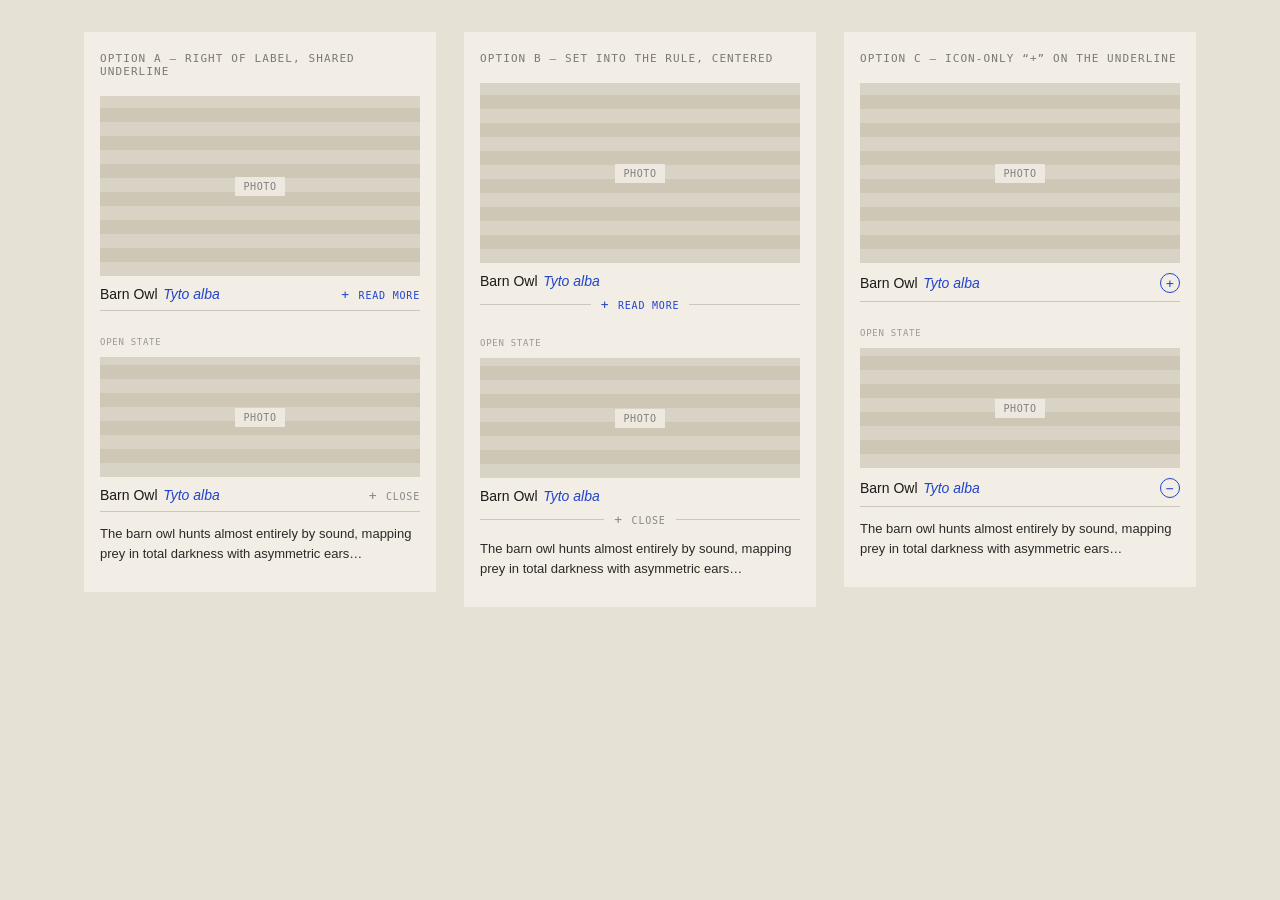
<file: read-more-options-preview.html>
<!DOCTYPE html>
<html lang="en">
<head>
<meta charset="utf-8">
<meta name="viewport" content="width=device-width, initial-scale=1">
<title>Read more — integration options</title>
<style>
  :root { --charcoal: #1a1a1a; --blue: #2244cc; --paper: #f2eee5; }
  body {
    margin: 0;
    background: #e6e1d5;
    font-family: "Helvetica Neue", Helvetica, Arial, sans-serif;
    color: var(--charcoal);
    display: flex;
    gap: 28px;
    justify-content: center;
    align-items: flex-start;
    padding: 32px 20px;
    flex-wrap: wrap;
  }
  .option {
    width: 320px;
    background: var(--paper);
    padding: 20px 16px 28px;
  }
  .opt-title {
    font-family: ui-monospace, "SF Mono", Menlo, monospace;
    font-size: 11px;
    letter-spacing: 0.1em;
    text-transform: uppercase;
    color: rgba(26,26,26,0.55);
    margin-bottom: 18px;
  }
  .mphoto {
    height: 180px;
    background: repeating-linear-gradient(0deg, #d9d3c5 0 14px, #cfc7b6 14px 28px);
    display: grid;
    place-items: center;
  }
  .mphoto span {
    font-family: ui-monospace, Menlo, monospace;
    font-size: 10px;
    letter-spacing: 0.06em;
    color: rgba(26,26,26,0.5);
    text-transform: uppercase;
    padding: 4px 8px;
    background: rgba(242,238,229,0.85);
  }
  .latin { font-style: italic; color: var(--blue); margin-left: 0.4em; font-weight: 400; }
  .cta {
    font-family: ui-monospace, "SF Mono", Menlo, monospace;
    font-size: 10px;
    letter-spacing: 0.08em;
    text-transform: uppercase;
    color: var(--blue);
    font-weight: 500;
    white-space: nowrap;
  }
  .cta::before { content: '+ '; font-size: 13px; }
  .body-preview {
    font-size: 13px;
    line-height: 1.55;
    color: #2a2a2a;
    margin-top: 12px;
  }
  .closed-note {
    margin-top: 26px;
    font-family: ui-monospace, Menlo, monospace;
    font-size: 9px;
    letter-spacing: 0.08em;
    text-transform: uppercase;
    color: rgba(26,26,26,0.4);
    margin-bottom: 10px;
  }

  /* ---- Option A: label left, read more right, shared underline ---- */
  .optA .mlabel-row {
    margin-top: 10px;
    padding-bottom: 8px;
    border-bottom: 1px solid rgba(26,26,26,0.18);
    display: flex;
    justify-content: space-between;
    align-items: baseline;
    gap: 10px;
  }
  .optA .mlabel { font-size: 14px; font-weight: 500; }

  /* ---- Option B: read more breaks the rule, centered ---- */
  .optB .mlabel { margin-top: 10px; font-size: 14px; font-weight: 500; }
  .optB .rule-cta {
    margin-top: 8px;
    display: flex;
    align-items: center;
    gap: 10px;
  }
  .optB .rule-cta::before,
  .optB .rule-cta::after {
    content: '';
    flex: 1;
    border-top: 1px solid rgba(26,26,26,0.18);
  }

  /* ---- Option C: icon-only plus at the right end of the rule ---- */
  .optC .mlabel-row {
    margin-top: 10px;
    padding-bottom: 8px;
    border-bottom: 1px solid rgba(26,26,26,0.18);
    display: flex;
    justify-content: space-between;
    align-items: center;
  }
  .optC .mlabel { font-size: 14px; font-weight: 500; }
  .optC .plus {
    width: 18px; height: 18px;
    border: 1px solid var(--blue);
    border-radius: 50%;
    color: var(--blue);
    display: grid;
    place-items: center;
    font-size: 13px;
    line-height: 1;
    font-family: ui-monospace, Menlo, monospace;
  }
</style>
</head>
<body>

<div class="option optA">
  <div class="opt-title">Option A — right of label, shared underline</div>
  <div class="mphoto"><span>Photo</span></div>
  <div class="mlabel-row">
    <div class="mlabel">Barn Owl<span class="latin">Tyto alba</span></div>
    <span class="cta">Read more</span>
  </div>
  <div class="closed-note">Open state</div>
  <div class="mphoto" style="height:120px"><span>Photo</span></div>
  <div class="mlabel-row">
    <div class="mlabel">Barn Owl<span class="latin">Tyto alba</span></div>
    <span class="cta" style="color:#888">Close</span>
  </div>
  <div class="body-preview">The barn owl hunts almost entirely by sound, mapping prey in total darkness with asymmetric ears…</div>
</div>

<div class="option optB">
  <div class="opt-title">Option B — set into the rule, centered</div>
  <div class="mphoto"><span>Photo</span></div>
  <div class="mlabel">Barn Owl<span class="latin">Tyto alba</span></div>
  <div class="rule-cta"><span class="cta">Read more</span></div>
  <div class="closed-note">Open state</div>
  <div class="mphoto" style="height:120px"><span>Photo</span></div>
  <div class="mlabel">Barn Owl<span class="latin">Tyto alba</span></div>
  <div class="rule-cta"><span class="cta" style="color:#888">Close</span></div>
  <div class="body-preview">The barn owl hunts almost entirely by sound, mapping prey in total darkness with asymmetric ears…</div>
</div>

<div class="option optC">
  <div class="opt-title">Option C — icon-only “+” on the underline</div>
  <div class="mphoto"><span>Photo</span></div>
  <div class="mlabel-row">
    <div class="mlabel">Barn Owl<span class="latin">Tyto alba</span></div>
    <span class="plus">+</span>
  </div>
  <div class="closed-note">Open state</div>
  <div class="mphoto" style="height:120px"><span>Photo</span></div>
  <div class="mlabel-row">
    <div class="mlabel">Barn Owl<span class="latin">Tyto alba</span></div>
    <span class="plus">−</span>
  </div>
  <div class="body-preview">The barn owl hunts almost entirely by sound, mapping prey in total darkness with asymmetric ears…</div>
</div>

</body>
</html>
</file>
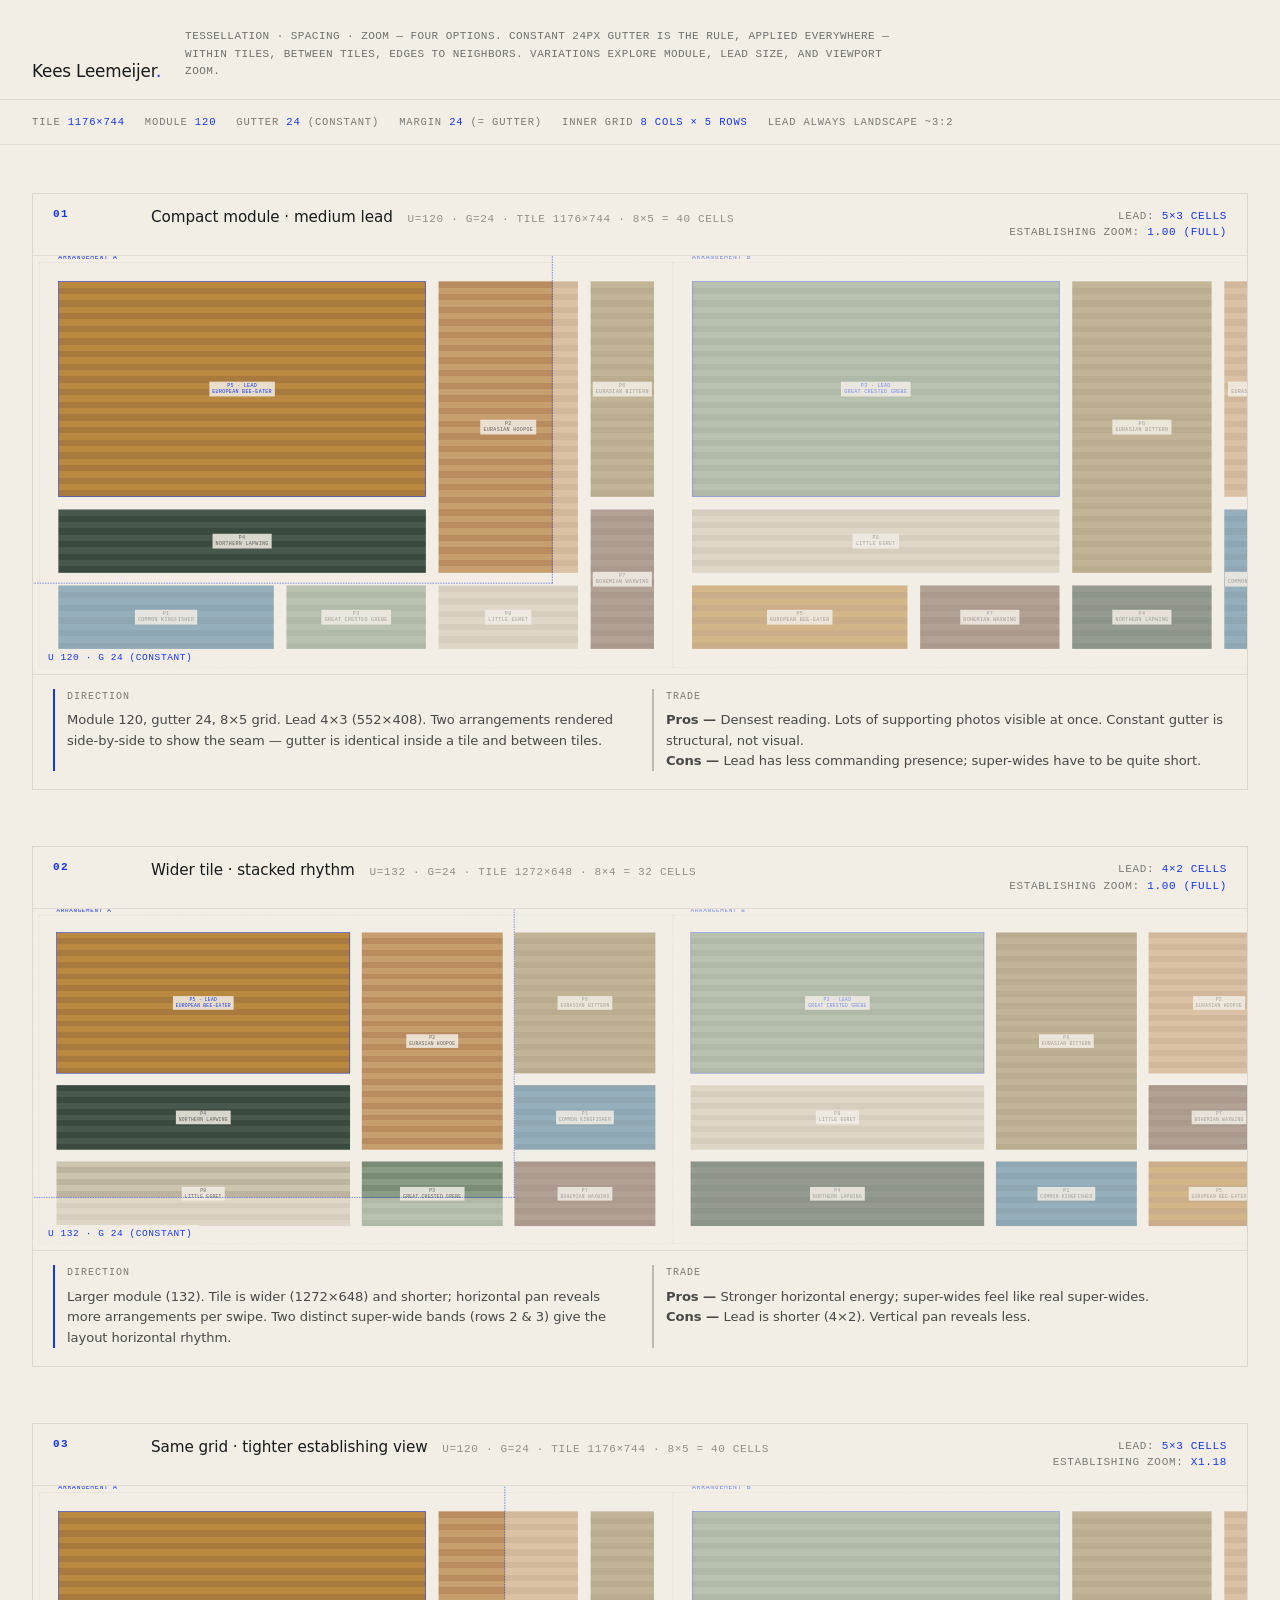
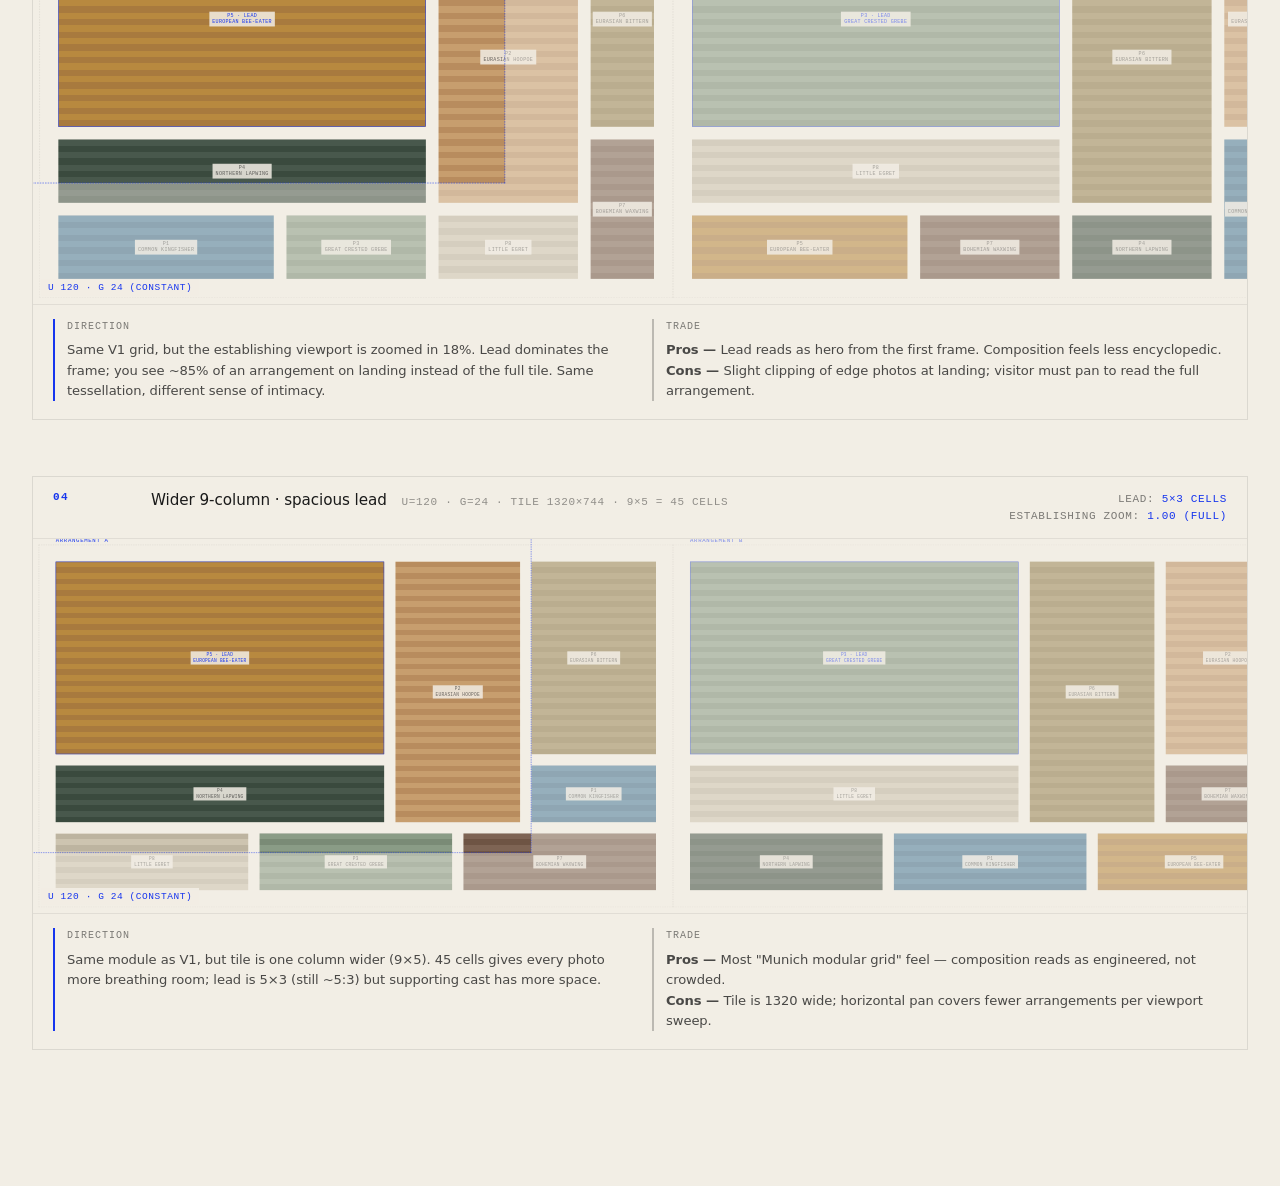
<file: tessellation-options.html>
<!DOCTYPE html>
<html lang="en">
<head>
<meta charset="UTF-8" />
<meta name="viewport" content="width=device-width, initial-scale=1.0" />
<title>Tessellation · Spacing · Zoom — exploration</title>
<style>
  :root {
    --field: #f2eee5;
    --blue: #1635ee;
    --charcoal: #1a1a1a;
    --blue-soft: rgba(22,53,238,0.6);
  }
  * { box-sizing: border-box; }
  html, body { margin:0; padding:0; background: var(--field); color: var(--charcoal); font-family: system-ui, -apple-system, sans-serif; -webkit-font-smoothing:antialiased; letter-spacing:-0.005em; }
  .frame-header {
    padding: 28px 32px 18px;
    display: grid;
    grid-template-columns: auto 1fr;
    gap: 24px;
    align-items: end;
    border-bottom: 1px solid rgba(26,26,26,0.08);
  }
  .frame-header h1 {
    margin:0; font-size: 1.05rem; font-weight: 500; letter-spacing: -0.01em;
  }
  .frame-header h1 .dot { color: var(--blue); }
  .frame-header .lede {
    font-family: ui-monospace, Menlo, monospace;
    font-size: 11px;
    line-height: 1.6;
    color: rgba(26,26,26,0.6);
    letter-spacing: 0.04em;
    max-width: 720px;
    text-transform: uppercase;
  }
  .legend {
    display: flex; flex-wrap: wrap; gap: 20px;
    padding: 16px 32px;
    font-family: ui-monospace, Menlo, monospace;
    font-size: 10.5px;
    text-transform: uppercase;
    letter-spacing: 0.08em;
    color: rgba(26,26,26,0.55);
    border-bottom: 1px solid rgba(26,26,26,0.08);
  }
  .legend b { color: var(--blue); font-weight: 500; }

  .options { padding: 16px 32px 80px; }
  .opt {
    margin: 32px 0 56px;
    border: 1px solid rgba(26,26,26,0.1);
    background: var(--field);
  }
  .opt header {
    display: grid;
    grid-template-columns: 80px 1fr 240px;
    gap: 18px;
    padding: 14px 20px;
    border-bottom: 1px solid rgba(26,26,26,0.08);
    font-family: ui-monospace, Menlo, monospace;
    font-size: 11px;
    letter-spacing: 0.06em;
    text-transform: uppercase;
    color: rgba(26,26,26,0.7);
  }
  .opt header .id { color: var(--blue); font-weight: 600; letter-spacing: 0.12em; }
  .opt header .title { color: var(--charcoal); font-family: system-ui, sans-serif; font-size: 0.95rem; text-transform: none; letter-spacing: -0.005em; font-weight: 500; }
  .opt header .stats { text-align: right; color: rgba(26,26,26,0.55); }
  .opt header .stats span { display: block; line-height: 1.5; }
  .opt header .stats b { color: var(--blue); font-weight: 500; }

  .opt .canvas-wrap {
    background: var(--field);
    overflow: hidden;
    position: relative;
  }
  .opt .canvas-wrap .scale {
    transform-origin: top left;
  }

  /* The viewport mockup — establishes "what you see when landing" */
  .opt .canvas-wrap .viewport-frame {
    position: absolute;
    pointer-events: none;
    border: 1px dashed var(--blue);
    box-shadow: 0 0 0 99999px rgba(242,238,229,0.45);
    /* the viewport mockup is the "establishing view" rectangle */
  }
  .opt .canvas-wrap .viewport-label {
    position: absolute;
    font-family: ui-monospace, Menlo, monospace;
    font-size: 10px;
    letter-spacing: 0.08em;
    text-transform: uppercase;
    color: var(--blue);
    background: var(--field);
    padding: 2px 6px;
    border: 1px solid var(--blue);
  }

  /* Photo placeholders */
  .ph {
    position: absolute;
    overflow: hidden;
    background:
      repeating-linear-gradient(0deg,
        var(--ph-a) 0 12px,
        var(--ph-b) 12px 24px);
    display: grid;
    place-items: center;
    transition: opacity 200ms ease;
  }
  .ph .lab {
    font-family: ui-monospace, Menlo, monospace;
    font-size: 9.5px;
    letter-spacing: 0.06em;
    color: rgba(26,26,26,0.65);
    text-transform: uppercase;
    background: rgba(242,238,229,0.85);
    padding: 2px 6px;
    text-align: center;
    line-height: 1.3;
  }
  .ph.lead .lab { color: var(--blue); font-weight: 500; }
  .ph.lead { outline: 1px solid var(--blue); outline-offset: -1px; }

  .opt footer {
    padding: 14px 20px 18px;
    border-top: 1px solid rgba(26,26,26,0.08);
    display: grid;
    grid-template-columns: 1fr 1fr;
    gap: 24px;
    font-size: 0.82rem;
    line-height: 1.55;
    color: rgba(26,26,26,0.78);
  }
  .opt footer .pros, .opt footer .cons {
    border-left: 2px solid var(--blue);
    padding-left: 12px;
  }
  .opt footer .cons { border-left-color: rgba(26,26,26,0.25); }
  .opt footer h4 {
    margin: 0 0 6px;
    font-family: ui-monospace, Menlo, monospace;
    font-size: 10px;
    letter-spacing: 0.1em;
    text-transform: uppercase;
    color: rgba(26,26,26,0.55);
    font-weight: 500;
  }

  .gutter-marker {
    position: absolute;
    pointer-events: none;
    background: rgba(22,53,238,0.08);
  }

  .ruler {
    position: absolute;
    bottom: 8px;
    left: 8px;
    font-family: ui-monospace, Menlo, monospace;
    font-size: 9.5px;
    letter-spacing: 0.06em;
    color: var(--blue);
    background: rgba(242,238,229,0.9);
    padding: 3px 7px;
    text-transform: uppercase;
  }
</style>
</head>
<body>

<div class="frame-header">
  <h1>Kees Leemeijer<span class="dot">.</span></h1>
  <div class="lede">
    Tessellation · spacing · zoom — four options. Constant 24px gutter is the rule, applied everywhere — within tiles, between tiles, edges to neighbors. Variations explore module, lead size, and viewport zoom.
  </div>
</div>

<div class="legend">
  <span>Tile <b>1176×744</b></span>
  <span>Module <b>120</b></span>
  <span>Gutter <b>24</b> (constant)</span>
  <span>Margin <b>24</b> (= gutter)</span>
  <span>Inner grid <b>8 cols × 5 rows</b></span>
  <span>Lead always landscape ~3:2</span>
</div>

<div class="options">

  <!-- Each .opt is rendered with JS so we can keep the math exact. -->

</div>

<script>
  // ============================================================
  // STRICT MODULAR GRID — gutter is always exactly 24
  //
  // u = module size (cell width = cell height)
  // g = gutter
  // C, R = columns, rows
  // tile_inner_w = C*u + (C-1)*g   (gutters BETWEEN cells only)
  // outer margin = g (so seam between tiles is also g)
  // tile_w = tile_inner_w + 2*g  =  C*u + (C+1)*g
  //
  // For u=120, g=24:
  //   C=8  -> tile_w = 8*120 + 9*24  = 960 + 216 = 1176
  //   R=5  -> tile_h = 5*120 + 6*24  = 600 + 144 = 744
  //
  // A photo spanning n cells along an axis = n*u + (n-1)*g pixels.
  //   span(1)=120, span(2)=264, span(3)=408, span(4)=552, span(5)=696, span(6)=840
  // Position of cell (c, r) = (g + c*(u+g), g + r*(u+g))
  // ============================================================

  const SPECIES = [
    { id:1, name:'Common Kingfisher',   latin:'Alcedo atthis',         shape:'L', a:'#3d6b8a', b:'#4a7c9a' },
    { id:2, name:'Eurasian Hoopoe',     latin:'Upupa epops',           shape:'V', a:'#c79e6e', b:'#b88c5e' },
    { id:3, name:'Great Crested Grebe', latin:'Podiceps cristatus',    shape:'L', a:'#7a8b76', b:'#8a9c86' },
    { id:4, name:'Northern Lapwing',    latin:'Vanellus vanellus',     shape:'W', a:'#3a4a3e', b:'#48584c' },
    { id:5, name:'European Bee-eater',  latin:'Merops apiaster',       shape:'L', a:'#a87a3e', b:'#b8893f' },
    { id:6, name:'Eurasian Bittern',    latin:'Botaurus stellaris',    shape:'V', a:'#8b7848', b:'#9a8758' },
    { id:7, name:'Bohemian Waxwing',    latin:'Bombycilla garrulus',   shape:'L', a:'#6e5444', b:'#7e6454' },
    { id:8, name:'Little Egret',        latin:'Egretta garzetta',      shape:'W', a:'#cdc4b0', b:'#bdb4a0' },
  ];
  const sp = id => SPECIES.find(s => s.id === id);

  function cellRect(c, r, cw, ch, u, g) {
    return {
      x: g + c*(u+g),
      y: g + r*(u+g),
      w: cw*u + (cw-1)*g,
      h: ch*u + (ch-1)*g,
    };
  }

  // Each variant defines: u, g, C, R, leadCw, leadCh, slots[id->{c,r,cw,ch}]
  // All slots are integer cell coordinates -> guaranteed constant gutter.

  function tileSize(u, g, C, R) {
    return { w: C*u + (C+1)*g, h: R*u + (R+1)*g };
  }

  // ---------- Variant 1 — Module 120, lead 4×3 (current-ish baseline, fixed) ----------
  const V1 = {
    id: '01', name: 'Compact module · medium lead',
    u: 120, g: 24, C: 8, R: 5,
    desc: 'Module 120, gutter 24, 8×5 grid. Lead 4×3 (552×408). Two arrangements rendered side-by-side to show the seam — gutter is identical inside a tile and between tiles.',
    pros: 'Densest reading. Lots of supporting photos visible at once. Constant gutter is structural, not visual.',
    cons: 'Lead has less commanding presence; super-wides have to be quite short.',
    arrangements: [
      // Arrangement A — lead = P5
      { lead: 5, slots: [
        { id:5, c:0, r:0, cw:5, ch:3 },   // lead landscape (5×3 = 696×408 ~ 5:3)
        { id:2, c:5, r:0, cw:3, ch:5 },   // vertical (3×5 = 408×696)
        { id:3, c:0, r:3, cw:3, ch:2 },
        { id:7, c:3, r:3, cw:2, ch:2 },
        { id:4, c:0, r:5-0, cw:0, ch:0, skip:true }, // we only have 5 rows; squeeze
      ]},
    ]
  };

  // We need 8 slots that fit exactly in 8x5 — 40 cells. Let's solve it.
  // 8x5 = 40 cells.
  // Lead landscape: choose 5x3 = 15 cells (~5:3, close to 3:2)
  // Vertical: 2x4 = 8 cells (1:2)? or 3x4 = 12 cells (3:4) -> 2x4 better fits 2:3
  //   2x4 -> 264x552 ratio 264/552 = 0.478 ~ close to 2:3 (0.667) — actually no.
  //   Let's accept some span flexibility: a "vertical" can be 2 cols wide, 3-4 rows tall.
  //   2x3 = 264x408, ratio 0.647 ≈ 2:3 (0.667) ✓
  //   2x4 = 264x552, ratio 0.478, more elongated — also acceptable
  // Super-wide: 5x1 = 696x120, ratio 5.8 ≈ super-wide (>2.33) ✓
  //            6x1 = 840x120, ratio 7.0
  //            8x1 = 1128x120 - whole row
  // Landscape: 3x2 = 408x264 ratio 1.55 (close to 3:2) ✓
  //            4x2 = 552x264 ratio 2.09 (more 2:1, between landscape and wide)
  //            2x1 = 264x120 ratio 2.2

  // Let's design Variant 1 properly.

  // ---------- Variant 1 — Compact, 8x5, lead 5x3 ----------
  // Cells used: lead 5x3=15, then we need 25 more cells split among 7 photos.
  // P2 vertical 2x4=8, P6 vertical 2x3=6, P4 wide 5x1=5, P8 wide 3x1=3, P1 landscape 3x2=6, P3 landscape... we already over.
  // Let's just be honest and tile 40 cells with shapes that respect aspect-ratio tolerance.
  // Tile A:
  //   P5 lead   (0,0) 5x3   = 15 cells   landscape
  //   P2 vert   (5,0) 2x4   =  8 cells   vertical-ish
  //   P6 vert   (7,0) 1x4   =  4 cells   narrow vertical (1:4 — too elongated; relax)
  //   P4 wide   (5,4) 3x1   =  3 cells   wide
  //   P8 wide   (0,3) 5x1   =  5 cells   wide
  //   P1 land   (0,4) 3x1   =  3 cells   wide-ish ~ landscape relax
  //   P3 land   (3,4) 2x1   =  2 cells
  //   P7 land   moved
  // Total above: 15+8+4+3+5+3+2 = 40 ✓ but only 7 photos. Need one more by splitting.

  // 8 photos in 40 cells with shapes that work:
  // Sum cells = 40. Try:
  //   lead 5x3 = 15
  //   vert 2x4 = 8  (P2)
  //   vert 2x3 = 6  (P6)
  //   wide 5x1 = 5  (P4)
  //   wide 3x1 = 3  (P8)
  //   land 3x2 = 6  (P1) -- but lead+vert+vert occupy too much; let's lay out

  // Try this layout (8x5 = 40):
  //   row 0-2 col 0-4: lead 5x3 (P5)            ✓ rows 0..2, cols 0..4
  //   row 0-3 col 5-6: vertical 2x4 (P2)        ✓ rows 0..3, cols 5..6
  //   row 0-2 col 7:   vertical 1x3 (P6)        ✓ rows 0..2, col 7   (1:3 ratio — relax)
  //   row 3   col 0-4: wide 5x1 (P4)            ✓
  //   row 4   col 0-2: land 3x1 (P1)            ✓ wide-landscape
  //   row 4   col 3-4: land 2x1 (P3)            ✓
  //   row 4   col 5-6: wide 2x1 (P8)            ✓ short wide
  //   row 3-4 col 7:   land 1x2 (P7)            ✓ 1:2 vertical-landscape — relax
  // Cells: 15+8+3+5+3+2+2+2 = 40 ✓
  // 8 photos ✓

  V1.arrangements = [
    { name:'A', lead:5, slots:[
      { id:5, c:0, r:0, cw:5, ch:3 },  // lead
      { id:2, c:5, r:0, cw:2, ch:4 },
      { id:6, c:7, r:0, cw:1, ch:3 },
      { id:4, c:0, r:3, cw:5, ch:1 },
      { id:1, c:0, r:4, cw:3, ch:1 },
      { id:3, c:3, r:4, cw:2, ch:1 },
      { id:8, c:5, r:4, cw:2, ch:1 },
      { id:7, c:7, r:3, cw:1, ch:2 },
    ]},
    { name:'B', lead:3, slots:[
      // permute: lead = P3 in same template
      { id:3, c:0, r:0, cw:5, ch:3 },
      { id:6, c:5, r:0, cw:2, ch:4 },
      { id:2, c:7, r:0, cw:1, ch:3 },
      { id:8, c:0, r:3, cw:5, ch:1 },
      { id:5, c:0, r:4, cw:3, ch:1 },
      { id:7, c:3, r:4, cw:2, ch:1 },
      { id:4, c:5, r:4, cw:2, ch:1 },
      { id:1, c:7, r:3, cw:1, ch:2 },
    ]},
  ];

  // ---------- Variant 2 — Module 144, larger module, fewer cells, bigger lead ----------
  // u=144, g=24, C=7, R=4 -> tile = 7*144 + 8*24 = 1008+192=1200 wide; 4*144+5*24=576+120=696 tall.
  // 7x4 = 28 cells.
  // Lead 4x3 = 12 cells (576x456 ratio 1.26 closer to 4:3 - too square)
  // Lead 5x3 = 15 cells (744x456 ratio 1.63 ~ 3:2) ✓
  // Remaining 13 cells for 7 photos.
  //   P2 vert 2x3 = 6
  //   P6 vert 1x3 = 3
  //   P4 wide 4x1 = 4
  //   P8 wide 2x1 = 2  (short wide)
  //   P1 land 1x1 = 1
  //   P3 land 2x1 = 2... already 18 too many.
  // Try lead 4x3=12, remaining 16 across 7:
  //   P2 vert 2x3 = 6
  //   P6 vert 1x3 = 3
  //   P4 wide 7x1 = 7  (full bottom row spanning 7) - but that's whole row=7, leaving rows 0..2 for the rest
  //   total so far 12+6+3+7=28 ✓ but only 4 photos + 4 more needed... overflow.
  // Re-think: 28 cells / 8 photos avg 3.5 cells. Hard.
  //   lead 4x3=12, P2 vert 2x3=6, P4 wide 7x1=7 -> 25 cells, 5 photos placed, 4 remain in 3 cells. Impossible.
  // Decrease lead: 4x2=8, +P2 vert 2x3=6, +P6 vert 1x3=3, +P4 wide 7x1=7 = 24, 5 photos, 3 left for 3 photos = 1 cell each.
  //   4 single-cell photos at 144x144 (ratio 1) — neither landscape nor anything. Not good.
  // Conclusion: u=144 is too big to host 8 photos. Skip and try u=132 with C=8 R=4.

  // u=132, g=24, C=8 R=4 -> 8*132+9*24=1056+216=1272 wide, 4*132+5*24=528+120=648 tall. 32 cells.
  // 32 cells / 8 photos = 4 avg. Workable.
  //   lead 4x3=12,
  //   P2 vert 2x3=6,
  //   P6 vert 2x3=6,  -> 24
  //   P4 wide 4x1=4   -> 28
  //   P8 wide 4x1=4   -> 32 ✓ but only 5 photos. 3 more needed.
  // Decrease: lead 4x2=8, P2 vert 2x3=6, P6 vert 2x2=4, P4 wide 4x1=4, P8 wide 4x1=4 = 26, 6 left for 3 = 2 each.
  //   3 small landscape 2x1 photos (264x132 ratio 2.0 — between landscape and wide; 2:1 = aggressive landscape). Acceptable!
  // Total 8 photos. Layout:
  //   row 0-1 col 0-3: lead 4x2 (e.g. P5)    8 cells
  //   row 0-2 col 4-5: vert 2x3 (P2)         6 cells
  //   row 0-1 col 6-7: vert 2x2 (P6)         4 cells
  //   row 2   col 0-3: wide 4x1 (P4)         4 cells
  //   row 2   col 6-7: land 2x1 (P1)         2 cells
  //   row 3   col 0-3: wide 4x1 (P8)         4 cells
  //   row 3   col 4-5: land 2x1 (P3)         2 cells -- conflict with P2 at row 0-2 col 4-5? P2 occupies r=0..2 col 4..5; row 3 is free ✓
  //   row 3   col 6-7: land 2x1 (P7)         2 cells -- conflict with P6 r=0..1 col 6..7; rows 2..3 free
  // Wait P6 only rows 0..1, leaves rows 2..3 col 6..7 free (4 cells) — already used 2 by P1 (r=2) and 2 by P7 (r=3) ✓
  // Cells: 8+6+4+4+2+4+2+2 = 32 ✓ 8 photos ✓

  const V2 = {
    id: '02', name: 'Wider tile · stacked rhythm',
    u: 132, g: 24, C: 8, R: 4,
    desc: 'Larger module (132). Tile is wider (1272×648) and shorter; horizontal pan reveals more arrangements per swipe. Two distinct super-wide bands (rows 2 & 3) give the layout horizontal rhythm.',
    pros: 'Stronger horizontal energy; super-wides feel like real super-wides.',
    cons: 'Lead is shorter (4×2). Vertical pan reveals less.',
    arrangements: [
      { name:'A', lead:5, slots:[
        { id:5, c:0, r:0, cw:4, ch:2 },
        { id:2, c:4, r:0, cw:2, ch:3 },
        { id:6, c:6, r:0, cw:2, ch:2 },
        { id:4, c:0, r:2, cw:4, ch:1 },
        { id:1, c:6, r:2, cw:2, ch:1 },
        { id:8, c:0, r:3, cw:4, ch:1 },
        { id:3, c:4, r:3, cw:2, ch:1 },
        { id:7, c:6, r:3, cw:2, ch:1 },
      ]},
      { name:'B', lead:3, slots:[
        { id:3, c:0, r:0, cw:4, ch:2 },
        { id:6, c:4, r:0, cw:2, ch:3 },
        { id:2, c:6, r:0, cw:2, ch:2 },
        { id:8, c:0, r:2, cw:4, ch:1 },
        { id:7, c:6, r:2, cw:2, ch:1 },
        { id:4, c:0, r:3, cw:4, ch:1 },
        { id:1, c:4, r:3, cw:2, ch:1 },
        { id:5, c:6, r:3, cw:2, ch:1 },
      ]},
    ]
  };

  // ---------- Variant 3 — Module 96, finer cells, more delicate ----------
  // u=96, g=24, C=10 R=6 -> 10*96+11*24=960+264=1224 wide; 6*96+7*24=576+168=744 tall. 60 cells.
  // 60/8 = 7.5. Lots of room.
  //   lead 6x4 = 24 (576x432 ratio 1.33 — too square, landscape min 1.5)
  //   lead 7x4 = 28 (672x432 ratio 1.56 ~ 3:2) ✓
  // Remaining 32 for 7 photos avg 4.5.
  //   P2 vert 3x5 = 15  (288x480 ratio 0.6 ~ 2:3) ✓
  //   P6 vert 2x4 = 8   (192x384 ratio 0.5 ~ 1:2 — relax)
  //   P4 wide 6x1 = 6   (576x96 ratio 6.0 super-wide ✓)
  //   P8 wide 4x1 = 4   (384x96 ratio 4.0 super-wide ✓)
  //   P1 land 3x2 = 6
  //   P3 land 4x2 = 8
  //   P7 land 3x1 = 3 (288x96 ratio 3.0 — wide landscape, relax)
  // Sum: 28+15+8+6+4+6+8+3 = 78 — over by 18. Reduce.
  // Try:
  //   lead 6x3 = 18 (576x312 ratio 1.85 - in landscape range)
  //   P2 vert 3x4 = 12 (288x384 ratio 0.75 — close to 2:3 (0.67))
  //   P6 vert 2x3 = 6
  //   P4 wide 6x1 = 6
  //   P8 wide 4x1 = 4
  //   P1 land 4x2 = 8
  //   P3 land 3x2 = 6 -- already adds to 60. Total: 18+12+6+6+4+8+6=60 ✓ but only 7 photos.
  // Add one more: split P3 -> P3 3x2 (6) and P7 3x1 (3) - but exceeds 60. Reduce P1 to 4x1 (4).
  //   18+12+6+6+4+4+6+3 = 59. One cell short. Bump P7 to 4x1 (4) -> 60. But we need 8 distinct.
  //   18+12+6+6+4+4+6+4 = 60 ✓ photos: P5,P2,P6,P4,P8,P1,P3,P7 — 8 ✓
  // Layout:
  //   row 0-2 col 0-5: lead P5 6x3
  //   row 0-3 col 6-8: vert P2 3x4
  //   row 0-2 col 9:   ?? need a slot here. 1 col x 3 rows = 3 cells. -- but P6 was 2x3. revise.
  // Let me re-layout: 10 cols, 6 rows.
  //   lead 6x3 cols 0-5 rows 0-2
  //   vert 3x4 cols 6-8 rows 0-3   -> covers 12 cells
  //   right col (9) rows 0-2: 1x3 = 3 cells -> use as small "vertical" P6 1x3 (96x312 ratio 0.31 - too narrow)
  // Skip this path. Switch approach: u=96 makes 8-photo composition fight against itself; tile is just busy.
  // Use u=100 with C=11 R=6? Same problem.

  // Cleaner: do V3 as a SPACIOUS variant — same module as V1 (120) but tile is smaller (fewer cells), giving each photo more presence at the same zoom.
  // u=120, g=24, C=6 R=4 -> tile = 6*120+7*24=720+168=888 wide; 4*120+5*24=480+120=600 tall. 24 cells.
  // 24 cells / 8 photos = 3 avg.
  //   lead 4x3 = 12 (552x408 ratio 1.35 - close to 3:2-ish; relax to 4:3)
  // Hmm too square. Try lead 4x2 = 8 (552x264 ratio 2.09 - 2:1, on the boundary of super-wide). Too wide.
  //   lead 3x2 = 6 (408x264 ratio 1.55 ~ 3:2) ✓
  // Remaining 18 for 7 photos. Avg ~2.5.
  //   P2 vert 2x3 = 6 (264x408 ratio 0.65 ~ 2:3) ✓
  //   P6 vert 1x3 = 3 (120x408 ratio 0.29 — too narrow; relax or skip)
  //   P4 wide 6x1 = 6 (840x120 ratio 7.0) ✓
  //   P8 wide 4x1 = 4 (552x120 ratio 4.6) ✓
  //   P1 land 3x1 = 3
  //   P3 land 2x1 = 2
  //   P7 land 1x1 = 1 (square - bad)
  // Total: 6+6+3+6+4+3+2+1 = 31, over.
  // Skip V3 small-tile and use a different angle: SAME tile as V1 but at DIFFERENT establishing zoom (let user see almost 1.5 arrangements, lead more dominant).

  const V3 = {
    id: '03', name: 'Same grid · tighter establishing view',
    u: 120, g: 24, C: 8, R: 5,
    establishingScale: 1.18, // zoom IN slightly so lead dominates more
    desc: 'Same V1 grid, but the establishing viewport is zoomed in 18%. Lead dominates the frame; you see ~85% of an arrangement on landing instead of the full tile. Same tessellation, different sense of intimacy.',
    pros: 'Lead reads as hero from the first frame. Composition feels less encyclopedic.',
    cons: 'Slight clipping of edge photos at landing; visitor must pan to read the full arrangement.',
    arrangements: V1.arrangements, // same data as V1
  };

  // ---------- Variant 4 — Module 120, 9x5, asymmetric tile ----------
  // u=120, g=24, C=9 R=5 -> tile = 9*120+10*24=1080+240=1320 wide; 5*120+6*24=600+144=744 tall. 45 cells.
  // 45 / 8 = 5.6 avg. More breathing room.
  //   lead 5x3 = 15
  //   P2 vert 2x4 = 8 (264x552 ratio 0.48 — 1:2)
  //   P6 vert 2x3 = 6
  //   P4 wide 6x1 = 6  (840x120 ratio 7.0) ✓
  //   P8 wide 4x1 = 4
  //   P1 land 3x1 = 3 (or 3x2=6)
  //   P3 land 2x1 = 2
  //   P7 land 2x1 = 2
  // Sum: 15+8+6+6+4+3+2+2 = 46, one too many. Adjust P3 to 1x1 = 1 -> 45 ✓
  // Position:
  //   lead 5x3  cols 0-4 rows 0-2
  //   vert 2x4  cols 5-6 rows 0-3
  //   vert 2x3  cols 7-8 rows 0-2
  //   wide 6x1  cols 0-5 row 3
  //   land 3x1  cols 6-8 row 3
  //   wide 4x1  cols 0-3 row 4
  //   land 3x1  cols 4-6 row 4
  //   land 2x1  cols 7-8 row 4 ... wait that's 9 photos. recount.
  // Let me redo: 8 photos.
  //   P5 lead 5x3 cols 0-4 r 0-2
  //   P2 vert 2x4 cols 5-6 r 0-3
  //   P6 vert 2x3 cols 7-8 r 0-2
  //   P4 wide 6x1 cols 0-5 r 3   (overlaps P2 at row 3 cols 5-6 - conflict)
  // Recompute P4: cols 0-5 row 3 means 6 cells r=3 c=0..5. P2 r=0..3 c=5..6 includes r=3 c=5 — conflict.
  //   Shift P4: cols 0-4 row 3 = 5 cells (5x1).
  //   Now r3 c5-6 free (2 cells -> claimed by P2 -- yes P2 covers r=0..3 c=5..6 -> r=3 included ✓)
  //   r3 c7-8: 2 cells. Use as P1 land 2x1.
  //   r4 cols 0-2: 3 cells = P8 wide 3x1 (relax).
  //   r4 cols 3-5: 3 cells = P3 land 3x1.
  //   r4 cols 6-8: 3 cells = P7 land 3x1.
  //   wait, we've now used P5+P2+P6+P4+P1+P8+P3+P7 = 8 photos but skipped... no, we also need P8 wide AND we had P4 wide. Both wide. And P6 vert and P2 vert. Good.
  // Sum: 15+8+6+5+2+3+3+3 = 45 ✓
  const V4 = {
    id: '04', name: 'Wider 9-column · spacious lead',
    u: 120, g: 24, C: 9, R: 5,
    desc: 'Same module as V1, but tile is one column wider (9×5). 45 cells gives every photo more breathing room; lead is 5×3 (still ~5:3) but supporting cast has more space.',
    pros: 'Most "Munich modular grid" feel — composition reads as engineered, not crowded.',
    cons: 'Tile is 1320 wide; horizontal pan covers fewer arrangements per viewport sweep.',
    arrangements: [
      { name:'A', lead:5, slots:[
        { id:5, c:0, r:0, cw:5, ch:3 },
        { id:2, c:5, r:0, cw:2, ch:4 },
        { id:6, c:7, r:0, cw:2, ch:3 },
        { id:4, c:0, r:3, cw:5, ch:1 },
        { id:1, c:7, r:3, cw:2, ch:1 },
        { id:8, c:0, r:4, cw:3, ch:1 },
        { id:3, c:3, r:4, cw:3, ch:1 },
        { id:7, c:6, r:4, cw:3, ch:1 },
      ]},
      { name:'B', lead:3, slots:[
        { id:3, c:0, r:0, cw:5, ch:3 },
        { id:6, c:5, r:0, cw:2, ch:4 },
        { id:2, c:7, r:0, cw:2, ch:3 },
        { id:8, c:0, r:3, cw:5, ch:1 },
        { id:7, c:7, r:3, cw:2, ch:1 },
        { id:4, c:0, r:4, cw:3, ch:1 },
        { id:1, c:3, r:4, cw:3, ch:1 },
        { id:5, c:6, r:4, cw:3, ch:1 },
      ]},
    ]
  };

  const VARIANTS = [V1, V2, V3, V4];

  // ---------- Render ----------
  const root = document.querySelector('.options');
  const TARGET_W = 1280; // visual width of each option's canvas in the page
  const VIEWPORT_RATIO = 1440/900; // target desktop landing viewport aspect

  VARIANTS.forEach(V => {
    const ts = tileSize(V.u, V.g, V.C, V.R);
    // We render TWO arrangements side-by-side (with a single 24px gutter between them) to make the seam visible.
    const arrCount = V.arrangements.length;
    const worldW = arrCount * ts.w + (arrCount - 1) * V.g;
    const worldH = ts.h;
    // Add one extra gutter on top and bottom to show the vertical-duplicate seam
    const drawH = worldH + V.g*2;
    const drawW = worldW + V.g*2;

    const scale = TARGET_W / drawW;

    const opt = document.createElement('div');
    opt.className = 'opt';

    const ratio = (V.u && V.g) ? `u=${V.u} · g=${V.g}` : '';
    opt.innerHTML = `
      <header>
        <span class="id">${V.id}</span>
        <span class="title">${V.name} <span style="color:rgba(26,26,26,0.45);font-family:ui-monospace,Menlo,monospace;font-size:11px;letter-spacing:0.06em;text-transform:uppercase;margin-left:10px;">${ratio} · tile ${ts.w}×${ts.h} · ${V.C}×${V.R} = ${V.C*V.R} cells</span></span>
        <span class="stats">
          <span>Lead: <b>${(V.arrangements[0].slots.find(s=>s.id===V.arrangements[0].lead).cw)}×${(V.arrangements[0].slots.find(s=>s.id===V.arrangements[0].lead).ch)} cells</b></span>
          <span>Establishing zoom: <b>${V.establishingScale ? 'x'+V.establishingScale : '1.00 (full)'}</b></span>
        </span>
      </header>
      <div class="canvas-wrap" style="height:${Math.round(drawH * scale)}px;">
        <div class="scale" style="transform:scale(${scale}); width:${drawW}px; height:${drawH}px; position:relative;">
        </div>
        <div class="ruler">u ${V.u} · g ${V.g} (constant)</div>
      </div>
      <footer>
        <div class="pros"><h4>Direction</h4>${V.desc}</div>
        <div class="cons"><h4>Trade</h4><strong>Pros — </strong>${V.pros}<br><strong>Cons — </strong>${V.cons}</div>
      </footer>
    `;
    root.appendChild(opt);

    const canvas = opt.querySelector('.scale');
    // Render two arrangements side-by-side, with leading + trailing gutter
    V.arrangements.forEach((arr, ai) => {
      const tileX = V.g + ai * (ts.w + V.g);
      const tileY = V.g;

      arr.slots.forEach(s => {
        if (s.skip) return;
        const r = cellRect(s.c, s.r, s.cw, s.ch, V.u, V.g);
        const SP = sp(s.id);
        const isLead = (s.id === arr.lead);
        const el = document.createElement('div');
        el.className = 'ph' + (isLead ? ' lead' : '');
        el.style.setProperty('--ph-a', SP.a);
        el.style.setProperty('--ph-b', SP.b);
        el.style.left = (tileX + r.x) + 'px';
        el.style.top  = (tileY + r.y) + 'px';
        el.style.width = r.w + 'px';
        el.style.height = r.h + 'px';
        el.innerHTML = `<div class="lab">P${SP.id}${isLead ? ' · LEAD' : ''}<br>${SP.name.toUpperCase()}</div>`;
        canvas.appendChild(el);
      });

      // Tile boundary marker (subtle)
      const marker = document.createElement('div');
      marker.style.cssText = `position:absolute;left:${tileX-V.g/2}px;top:${tileY-V.g/2}px;width:${ts.w+V.g}px;height:${ts.h+V.g}px;border:1px dashed rgba(26,26,26,0.12);pointer-events:none;`;
      canvas.appendChild(marker);

      // Arrangement letter
      const letter = document.createElement('div');
      letter.style.cssText = `position:absolute;left:${tileX + V.g}px;top:${tileY - V.g - 4}px;font-family:ui-monospace,Menlo,monospace;font-size:12px;letter-spacing:0.12em;color:var(--blue);text-transform:uppercase;`;
      letter.textContent = `Arrangement ${arr.name}`;
      canvas.appendChild(letter);
    });

    // Establishing viewport overlay (16:10-ish) centered on arrangement A's lead
    const arrA = V.arrangements[0];
    const leadSlot = arrA.slots.find(s => s.id === arrA.lead);
    const leadRect = cellRect(leadSlot.c, leadSlot.r, leadSlot.cw, leadSlot.ch, V.u, V.g);
    const leadCx = V.g + leadRect.x + leadRect.w/2;
    const leadCy = V.g + leadRect.y + leadRect.h/2;
    // Establishing view sized to fit the tile (or zoomed by establishingScale)
    const estZoom = V.establishingScale || 1.0;
    const estVW = ts.w / estZoom;
    const estVH = estVW / VIEWPORT_RATIO;
    const vbX = leadCx - estVW/2;
    const vbY = leadCy - estVH/2;
    const vp = document.createElement('div');
    vp.className = 'viewport-frame';
    vp.style.left = vbX + 'px';
    vp.style.top  = vbY + 'px';
    vp.style.width = estVW + 'px';
    vp.style.height = estVH + 'px';
    canvas.appendChild(vp);

    const vpLab = document.createElement('div');
    vpLab.className = 'viewport-label';
    vpLab.textContent = `Establishing viewport (~${Math.round(estVW)}×${Math.round(estVH)})`;
    vpLab.style.left = (vbX + 6) + 'px';
    vpLab.style.top  = (vbY + 6) + 'px';
    canvas.appendChild(vpLab);
  });
</script>
</body>
</html>
</file>
<file: public/styles.css>
/* ============================================================
   Photography Portfolio — Kees Leemeijer
   Munich '72 spirited inheritance · alectear-feel craft
   ============================================================ */

:root {
  --field:         #F2EEE5;
  --blue:          #1635EE;
  --charcoal:      #1A1A1A;
  --blue-soft:     rgba(22, 53, 238, 0.6);

  /* Spatial — 12x8 cells of an 88px module with a 24px gutter. Must stay in
     sync with TILE_W / TILE_H in app.js; tools/check-arrangements.js asserts it. */
  --tile-width:   1320px;
  --tile-height:   872px;
  --inset-corner:   14px;  /* species plate offset from viewport bottom-left */
  --radius-card:     8px;  /* bloomed species plate corner radius */

  /* Type sizes */
  --wm-size-d:    0.95rem;
  --wm-size-m:    0.86rem;
  --label-size-m: 0.78rem;

  /* Motion */
  --focus-fade:      200ms;
  --focus-easing:    cubic-bezier(0.22, 0.61, 0.36, 1);
  --label-in:        200ms;
  --label-out:       150ms;
  --photo-decode:    200ms;

  /* Substitute for ABC Diatype */
  --font-stack: 'ABC Diatype', system-ui, -apple-system, 'Segoe UI', sans-serif;

  /* Ambient treatment for out-of-focus photographs. app.js used to mirror these
     into custom properties at boot; the two copies had drifted, so the bridge
     was removed on 2026-07-29 and these are now the single source of truth.
     --veil-ambient stands in for the old brightness(0.81): compositing black at
     (1 - 0.81) dims each channel the same way, without a filter on every tile. */
  --ambient-opacity: 0.9;
  --ambient-saturate: 0;
  --veil-ambient: 0.19;
}

* { box-sizing: border-box; }

html, body {
  margin: 0;
  padding: 0;
  height: 100%;
  background: var(--field);
  color: var(--charcoal);
  font-family: var(--font-stack);
  font-feature-settings: "kern" 1, "liga" 1;
  -webkit-font-smoothing: antialiased;
  -moz-osx-font-smoothing: grayscale;
  overflow: hidden;
  letter-spacing: -0.005em;
}

/* ============================================================
   Stage — the 2D pannable plane
   ============================================================ */
.stage {
  position: fixed;
  inset: 0;
  overflow: hidden;
  /* Static grab cursor. Swapping to `grabbing` during drags changed an
     inherited property on the ancestor of ~1700 nodes, forcing a whole-
     subtree style recalc (745ms+ long task at 6x CPU) at every gesture
     start and end. The cursor staying `grab` while dragging is the
     accepted trade. */
  cursor: grab;
  background: var(--field);
  user-select: none;
  -webkit-user-select: none;
  touch-action: none;
}

.plane {
  position: absolute;
  top: 0;
  left: 0;
  will-change: transform;
}

/* ============================================================
   Tile — one arrangement
   ============================================================ */
.tile {
  position: absolute;
  width: var(--tile-width);
  height: var(--tile-height);
}

.photo {
  position: absolute;
  /* overflow:hidden removed so the focus shadow (::before) can render outside
     the box. The img (object-fit:cover, inset:0) and placeholder are exactly
     the slot size, so nothing else overflows. */
  background: var(--field);
  /* opacity (cream wash) and transform are the only transitioned properties on
     focus — both compositor-friendly. Brightness and shadow are carried by the
     opacity-only pseudo overlays below; saturation is a STATIC filter that
     swaps instantly (animating filter on ~15 focused tile-copies per focus
     change was a top long-task source). */
  opacity: var(--ambient-opacity);
  filter: saturate(var(--ambient-saturate));
  transition:
    opacity var(--focus-fade) var(--focus-easing),
    transform var(--focus-fade) var(--focus-easing);
}
/* Brightness veil — see --veil-ambient. Reproduces the old brightness() dim
   exactly; only its opacity transitions (composited). */
.photo::after {
  content: '';
  position: absolute;
  inset: 0;
  background: #000;
  opacity: var(--veil-ambient);
  transition: opacity var(--focus-fade) var(--focus-easing);
  pointer-events: none;
  z-index: 3;
}
/* Pre-rendered focus shadow — static geometry, opacity-faded (composited). */
.photo::before {
  content: '';
  position: absolute;
  inset: 0;
  box-shadow:
    0 1px 2px rgba(0, 0, 0, 0.04),
    0 18px 48px -12px rgba(0, 0, 0, 0.18);
  opacity: 0;
  transition: opacity var(--focus-fade) var(--focus-easing);
  pointer-events: none;
  z-index: -1;
}
.photo.is-focused {
  opacity: 1;
  filter: none;                /* instant saturation reveal (untransitioned) */
  z-index: 2;
}
.photo.is-focused::after  { opacity: 0; }   /* brightness up */
.photo.is-focused::before { opacity: 1; }   /* shadow fades in */

/* Decode fade-in */
.photo.is-entering {
  opacity: 0;
  transform: translateY(4px);
}
.photo.is-entered {
  transition:
    opacity var(--photo-decode) ease-out,
    transform var(--photo-decode) ease-out,
    filter var(--focus-fade) var(--focus-easing);
}

/* The placeholder bar — subtly striped SVG-style fill with
   a centered monospace identifier. Stand-in for real photo. */
.photo .placeholder {
  position: absolute;
  inset: 0;
  display: grid;
  place-items: center;
  background:
    repeating-linear-gradient(
      0deg,
      var(--ph-band-a, #d9d3c5) 0 14px,
      var(--ph-band-b, #cfc7b6) 14px 28px
    );
}
.photo .placeholder::after {
  content: attr(data-label);
  font-family: ui-monospace, "SF Mono", Menlo, Consolas, monospace;
  font-size: 11px;
  letter-spacing: 0.06em;
  color: rgba(26, 26, 26, 0.5);
  text-transform: uppercase;
  padding: 4px 8px;
  background: rgba(242, 238, 229, 0.85);
  border-radius: 1px;
  white-space: nowrap;
}

/* Real photograph layer — covers the placeholder once decoded.
   object-fit: cover crops to slot rectangle (e.g. landscape → wide W slots). */
.photo .photo-img {
  position: absolute;
  inset: 0;
  width: 100%;
  height: 100%;
  object-fit: cover;
  display: block;
  opacity: 0;
  transition: opacity 360ms ease-out;
  pointer-events: none;
  user-select: none;
  -webkit-user-drag: none;
}
.photo.has-image .photo-img { opacity: 1; }
.photo.has-image .placeholder { opacity: 0; }

/* The plane once carried a brand card in one slot per tile (.photo.is-brand).
   Removed 2026-07-28 so every slot is a bird; identity is the .identity corner
   element below. */

/* ============================================================
   Identity — wordmark + pictogram (top-left)
   ============================================================ */
.identity {
  position: fixed;
  top: 18px;
  left: 18px;
  z-index: 10;
  display: inline-flex;
  align-items: center;
  gap: 14px;
  text-decoration: none;
  color: var(--charcoal);
  font-size: var(--wm-size-d);
  font-weight: 500;
  letter-spacing: -0.01em;
  opacity: 0;
  animation: fadeIn 200ms ease-out 80ms forwards;
  cursor: pointer;
}
.identity .pictogram {
  width: 22px;
  height: 22px;
  display: block;
  border-radius: 1px;
  flex-shrink: 0;
}
.identity .name { color: var(--charcoal); }
.identity .dot  { color: var(--blue); }
.identity .name,
.identity .dot {
  opacity: 0;
  transition: opacity var(--label-out) ease-in;
}
.identity:hover .name,
.identity:hover .dot,
.identity:focus-visible .name,
.identity:focus-visible .dot {
  opacity: 1;
  transition: opacity var(--label-in) ease-out;
}

/* ============================================================
   Species label — pinned bottom-left of viewport
   Foreground / background pattern:
     Resting   — vernacular only, small-caps tracked, on photo
     Dwell cue — 24px hairline fades in beneath after 800ms idle
     Bloomed   — cream plate scales open from corner, full trio
   Container is pointer-events:none so the viewport remains pannable
   everywhere except the visible text itself.
   ============================================================ */
.species {
  position: fixed;
  bottom: var(--inset-corner);
  left: var(--inset-corner);
  /* Above .fullscreen (15): the opener and its plate stay readable as an
     overlay on top of the full-screen image. Only .fs-toggle (40) is higher. */
  z-index: 30;
  pointer-events: none;
  /* No resting padding: the resting label is absolutely pinned to the corner,
     so padding only frames the bloom plate (set on .is-blooming). Padding is no
     longer transitioned — that morph was part of the bloom's CLS + long tasks. */
  padding: 0;
  max-width: 40vw;
  opacity: 0;
  transition: opacity var(--label-out) ease-in;
  isolation: isolate;
}
.species.is-visible {
  opacity: 1;
  transition: opacity var(--label-in) ease-out;
}

/* Bloom plate — pseudo-element scales out from bottom-left corner.
   The plate is now a lifted floating card (--inset-corner from edges),
   so it carries a full hairline + a soft shadow rather than the old
   half-frame that relied on the viewport edges. */
.species::before {
  content: '';
  position: absolute;
  inset: 0;
  background: var(--field);
  border: 1px solid rgba(26, 26, 26, 0.22);
  border-radius: var(--radius-card);
  box-shadow: 0 6px 24px -8px rgba(0, 0, 0, 0.22);
  transform-origin: bottom left;
  transform: scale(0);
  opacity: 0;
  transition:
    transform 280ms cubic-bezier(0.2, 0.8, 0.2, 1),
    opacity 200ms ease;
  z-index: -1;
  pointer-events: none;
}
.species.is-blooming {
  pointer-events: auto;
  padding: 14px 20px;
  width: 40vw;
}
.species.is-blooming::before {
  transform: scale(1);
  opacity: 1;
}

/* On narrower viewports (phones, tablets, small laptops) the 40vw bloom
   plate feels cramped — let it span the full width of the viewport, minus
   the inset-corner gutters. Stays anchored to the bottom-left corner; only
   the width changes. The resting (non-bloomed) label is untouched. */
@media (max-width: 960px) {
  .species.is-blooming {
    width: calc(100vw - 2 * var(--inset-corner));
    max-width: none;
  }
}

/* Resting label — vernacular only, small-caps tracked, white with deep shadow.
   Absolutely pinned to the plate's bottom-left corner (~22px from left, ~18px
   from bottom) so the bloomed title can take normal flow. Bloom is a pure
   opacity crossfade between this and .line-name--bloom — no font-size /
   letter-spacing / color / text-shadow / padding morph, which was the page's
   only CLS and a stack of nine non-composited transitions per open/close. */
.species .line-name--rest {
  position: absolute;
  left: 8px;
  bottom: 4px;
  pointer-events: auto;
  cursor: pointer;
  display: inline-block;
  white-space: nowrap;
  font-weight: 500;
  font-size: 11px;
  color: #ffffff;
  text-transform: uppercase;
  letter-spacing: 0.12em;
  line-height: 1.3;
  text-shadow:
    0 1px 4px rgba(0, 0, 0, 0.55),
    0 0 1px rgba(0, 0, 0, 0.85);
  opacity: 1;
  transition:
    opacity var(--label-in) ease,
    padding-left 520ms cubic-bezier(0.16, 1, 0.3, 1);
}
.species.is-blooming .line-name--rest {
  opacity: 0;
  pointer-events: none;
}

/* Bloomed title — vernacular display over italic binomial. In normal flow so
   the plate ::before sizes to it; hidden (opacity 0) until bloom, then fades in
   as the resting label fades out and the plate scales open. */
.species .line-name--bloom {
  display: block;
  pointer-events: auto;
  cursor: pointer;
  font-size: 26px;
  font-weight: 600;
  color: var(--charcoal);
  letter-spacing: -0.018em;
  line-height: 1.0;
  opacity: 0;
  transition: opacity var(--label-in) ease;
}
.species.is-blooming .line-name--bloom { opacity: 1; }
.species:not(.is-blooming) .line-name--bloom { pointer-events: none; }
.species .line-name--bloom .latin {
  display: block;
  font-style: italic;
  color: var(--blue);
  font-weight: 400;
  font-size: 17px;
  line-height: 1.0;
  letter-spacing: 0.002em;
  margin-top: 6px;
}

.species .latin { display: none; }
.species .line-lede,
.species .line-vitals,
.species .line-fact { display: none; }

/* Dwell cue — the logo glyph fades in beside the resting label after idle and
   on hover; the label shifts right to reveal it. Lives only on the resting
   label (the bloomed title leads cleanly without it). */
.species .line-name--rest::before {
  content: '';
  position: absolute;
  left: 0;
  top: 50%;
  width: 18px;
  height: 18px;
  background: url('files/logo.svg') no-repeat center / contain;
  filter: drop-shadow(0 1px 2px rgba(0, 0, 0, 0.5));
  opacity: 0;
  transform: translate(-4px, -50%) scale(0.88);
  transform-origin: left center;
  transition:
    opacity 520ms cubic-bezier(0.16, 1, 0.3, 1),
    transform 520ms cubic-bezier(0.16, 1, 0.3, 1);
  pointer-events: none;
  will-change: opacity, transform;
}
.species:not(.is-blooming) .line-name--rest:hover {
  padding-left: 26px;
}
.species:not(.is-blooming) .line-name--rest:hover::before {
  opacity: 0.65;
  transform: translate(0, -50%) scale(1);
}

/* Idle invitation: the resting label stays solid for most of each
   cycle and softens briefly to draw the eye, then returns. The long
   solid hold (0%–60%) plus a 1800ms idle threshold means quick
   browsing never sees the cue — it only appears once you've truly
   lingered on a photo. Suppressed on hover and during bloom. */
.species.is-dwell:not(.is-blooming) .line-name--rest:not(:hover) {
  animation: speciesInvite 4000ms ease-in-out infinite;
}
@keyframes speciesInvite {
  0%, 60%, 100% { opacity: 1;   }
  80%           { opacity: 0.6; }
}

/* Lede — full width inside the plate, no max-width. Hairline above. */
.species.is-blooming .line-lede {
  display: block;
  margin-top: 10px;
  padding-top: 10px;
  border-top: 1px solid rgba(26, 26, 26, 0.18);
  font-size: 12px;
  line-height: 1.5;
  color: #2a2a2a;
}

/* Vitals strip — flex row of stat columns. */
.species.is-blooming .line-vitals {
  display: flex;
  flex-wrap: wrap;
  gap: 6px 22px;
  margin-top: 10px;
  padding-top: 10px;
  border-top: 1px solid rgba(26, 26, 26, 0.18);
}
.species.is-blooming .line-vitals .stat {
  display: flex;
  flex-direction: column;
}
.species.is-blooming .line-vitals .k {
  font-size: 7.5px;
  letter-spacing: 0.1em;
  text-transform: uppercase;
  color: rgba(26, 26, 26, 0.55);
  font-weight: 500;
  line-height: 1.0;
}
.species.is-blooming .line-vitals .v {
  font-size: 11.5px;
  line-height: 1.1;
  margin-top: 2px;
  font-weight: 500;
  color: var(--charcoal);
}

/* Fun-fact pull — italic body with 2px blue rule on the left. */
.species.is-blooming .line-fact {
  display: block;
  margin-top: 10px;
  padding-top: 10px;
  border-top: 1px solid rgba(26, 26, 26, 0.18);
}
.species.is-blooming .line-fact .fact-body {
  display: block;
  padding-left: 12px;
  border-left: 2px solid var(--blue);
  font-style: italic;
  font-size: 12px;
  line-height: 1.5;
  color: #2a2a2a;
}

/* ============================================================
   Compass — quiet pan affordance bottom-right
   ============================================================ */
.compass {
  position: fixed;
  bottom: 22px;
  right: 22px;
  z-index: 10;
  font-family: ui-monospace, "SF Mono", Menlo, monospace;
  font-size: 10px;
  letter-spacing: 0.08em;
  text-transform: uppercase;
  color: var(--blue-soft);
  text-align: right;
  line-height: 1.5;
  opacity: 0;
  animation: fadeIn 200ms ease-out 280ms forwards;
}
.compass .arr {
  color: var(--blue);
  font-weight: 500;
  letter-spacing: 0.12em;
}

@keyframes fadeIn {
  from { opacity: 0; }
  to   { opacity: 1; }
}

/* ============================================================
   Full-screen viewer — top-right toggle + the plate it opens
   The toggle borrows the bloom plate's surface (cream field,
   hairline, --radius-card, soft lift) so the two corners read as
   one family. Open or closed it holds the same spot; only the
   glyph crossfades, so the control the visitor pressed is the
   control that closes.
   ============================================================ */
.fs-toggle {
  position: fixed;
  top: var(--inset-corner);
  right: var(--inset-corner);
  z-index: 40;
  width: 38px;
  height: 38px;
  display: grid;
  place-items: center;
  padding: 0;
  background: var(--field);
  border: 1px solid rgba(26, 26, 26, 0.22);
  border-radius: var(--radius-card);
  box-shadow: 0 6px 24px -8px rgba(0, 0, 0, 0.22);
  color: var(--charcoal);
  cursor: pointer;
  opacity: 0;
  animation: fadeIn 200ms ease-out 280ms forwards;
  transition: background var(--label-in) ease;
}
.fs-toggle:hover { background: #fff; }
.fs-toggle:focus-visible {
  outline: 2px solid var(--blue);
  outline-offset: 2px;
}
/* Both glyphs share one grid cell so the swap costs no layout. */
.fs-toggle .fs-ico {
  grid-area: 1 / 1;
  width: 18px;
  height: 18px;
  fill: none;
  stroke: currentColor;
  stroke-width: 1.4;
  stroke-linecap: square;
  transition: opacity var(--label-in) ease;
}
.fs-toggle .fs-ico--close          { opacity: 0; }
.fs-toggle.is-open .fs-ico--expand { opacity: 0; }
.fs-toggle.is-open .fs-ico--close  { opacity: 1; }

/* ============================================================
   Collection switcher — birds / events / products, right edge
   A vertical column of *individual* plates hanging down the
   right-hand side, under the viewer toggle. Each button carries
   its own cream field, hairline, radius and lift — the same
   surface family as the toggle and the bloom plate — rather than
   sharing one strip, so the three read as three separate marks
   against the photo plane. They hang from the right (align-items:
   flex-end), so each one is only as wide as its own label and the
   ragged edge falls inward, away from the viewport edge.
   The active button inverts to the brand blue.
   ============================================================ */
.collections {
  position: fixed;
  /* Clear the 38px toggle plus a gutter, so the two never overlap. */
  top: calc(var(--inset-corner) + 38px + 8px);
  right: var(--inset-corner);
  z-index: 40;
  display: flex;
  flex-direction: column;
  align-items: flex-end;
  gap: 6px;
  opacity: 0;
  animation: fadeIn 200ms ease-out 280ms forwards;
}
.collections .coll-btn {
  appearance: none;
  background: var(--field);
  border: 1px solid rgba(26, 26, 26, 0.22);
  border-radius: var(--radius-card);
  box-shadow: 0 6px 24px -8px rgba(0, 0, 0, 0.22);
  padding: 0 12px;
  height: 32px;
  font: inherit;
  font-size: 10px;
  font-weight: 500;
  letter-spacing: 0.1em;
  text-transform: uppercase;
  color: rgba(26, 26, 26, 0.55);
  cursor: pointer;
  white-space: nowrap;
  transition:
    background var(--label-in) ease,
    border-color var(--label-in) ease,
    color var(--label-in) ease;
}
.collections .coll-btn:hover { color: var(--charcoal); background: #fff; }
.collections .coll-btn.is-active {
  background: var(--blue);
  border-color: var(--blue);
  color: #fff;
}
.collections .coll-btn:focus-visible {
  outline: 2px solid var(--blue);
  outline-offset: 2px;
}

.fullscreen {
  position: fixed;
  inset: 0;
  z-index: 15;
  background: rgba(12, 12, 12, 0.94);
  opacity: 0;
  transition: opacity var(--label-out) ease-in;
  /* Every touch gesture over the viewer is ours (app.js reads swipes as steps
     between photographs), so hand none of them to the browser — no scroll, no
     pull-to-refresh, no double-tap zoom stealing the swipe. Same reason .stage
     sets it. */
  touch-action: none;
}
/* [hidden] is a UA rule; the class selector above outranks it, so restate it. */
.fullscreen[hidden] { display: none; }
.fullscreen.is-open {
  opacity: 1;
  transition: opacity var(--label-in) ease-out;
}
/* Fit to screen — the whole frame is always visible, capped by whichever axis
   runs out first: a wide photograph meets the left and right edges, an upright
   one meets the top and bottom. `contain` letterboxes the slack axis against the
   backdrop; no inset and no radius, so the photograph reaches the edges it can.

   The box is pinned to .fullscreen's inset rather than centred in a grid track.
   A grid row here is auto-sized *from the image*, which makes `height: 100%` a
   cyclic percentage — it resolved to the natural height, so anything taller than
   the viewport overflowed and got cropped instead of being capped by it.
   Absolute inset gives both percentages a definite box: the viewport. */
.fullscreen .fs-img {
  position: absolute;
  inset: 0;
  width: 100%;
  height: 100%;
  object-fit: contain;       /* object-position defaults to 50% 50% — centred */
  user-select: none;
  -webkit-user-drag: none;
  /* A held finger on an image raises iOS's save/copy callout, which eats the
     start of a swipe. The plane's photographs are backgrounds and never had the
     problem; this one is a real <img>. */
  -webkit-touch-callout: none;
  /* Only the snap-back rides this. While the finger is down the offset must
     track it frame for frame, so .is-swiping switches the transition off. */
  transition: transform var(--label-out) ease-out;
}
.fullscreen.is-swiping .fs-img { transition: none; }

/* ============================================================
   Mobile placeholder
   ============================================================ */
.mobile-edition {
  display: none;
  position: fixed;
  inset: 0;
  background: var(--field);
  padding: 18px;
  overflow-y: auto;
  z-index: 20;
}
/* Wordmark left, current-set count right. Full-width flex rather than the old
   inline-flex so the count can sit at the far end and so the gradient masks the
   whole strip the photos scroll under. The right padding is the corner control's
   footprint (--inset-corner + 44px button, less the edition's own 18px padding)
   plus breathing room, so the count can never slide under the button. */
.mobile-edition .mobile-identity {
  position: sticky;
  top: 0;
  padding: 10px 50px 18px 0;
  background: linear-gradient(to bottom, var(--field) 60%, transparent);
  font-size: var(--wm-size-m);
  display: flex;
  align-items: center;
  justify-content: space-between;
  gap: 12px;
  color: var(--charcoal);
  font-weight: 500;
  z-index: 2;
}
.mobile-edition .mobile-mark {
  display: inline-flex;
  align-items: center;
  gap: 9px;
}
.mobile-edition .mobile-identity .pictogram { width: 14px; height: 14px; }
/* "Where am I" — written by JS from the same data-set the CSS filters on, so
   the header and the menu cannot drift apart. */
.mobile-edition .mobile-count {
  font-family: ui-monospace, "SF Mono", Menlo, monospace;
  font-size: 10px;
  font-weight: 400;
  letter-spacing: 0.08em;
  text-transform: uppercase;
  color: rgba(26, 26, 26, 0.5);
  white-space: nowrap;
}
.mobile-edition .mobile-note {
  font-family: ui-monospace, "SF Mono", Menlo, monospace;
  font-size: 11px;
  color: rgba(26, 26, 26, 0.5);
  letter-spacing: 0.04em;
  margin: 8px 0 24px;
  line-height: 1.5;
}
.mobile-edition .mcell { margin-bottom: 32px; }
.mobile-edition .mcell .mphoto {
  position: relative;
  background:
    repeating-linear-gradient(0deg,
      var(--ph-band-a, #d9d3c5) 0 14px,
      var(--ph-band-b, #cfc7b6) 14px 28px);
  display: grid;
  place-items: center;
  overflow: hidden;
}
.mobile-edition .mcell .mphoto img {
  position: absolute;
  inset: 0;
  width: 100%;
  height: 100%;
  object-fit: cover;
  display: block;
  user-select: none;
  -webkit-user-drag: none;
}
.mobile-edition .mcell .mphoto:has(img) span { display: none; }
.mobile-edition .mcell .mphoto span {
  font-family: ui-monospace, "SF Mono", Menlo, monospace;
  font-size: 10px;
  letter-spacing: 0.06em;
  color: rgba(26, 26, 26, 0.5);
  text-transform: uppercase;
  padding: 4px 8px;
  background: rgba(242, 238, 229, 0.85);
}
.mobile-edition .mcell .mlabel {
  margin-top: 10px;
  font-size: var(--label-size-m);
  font-weight: 500;
  color: var(--charcoal);
}
.mobile-edition .mcell .mlabel .latin { font-style: italic; color: var(--blue); margin-left: 0.4em; font-weight: 400; }

/* Mobile bloom — per-cell <details> with the same lede / vitals / fun-fact
   content as the desktop bloom plate, anchored inline rather than floating.
   The species label is moved into the summary (see populateMobileBloom), so
   the label row itself is the toggle: label left, "Read more" right, one
   shared underline. Open state animates height via interpolate-size where
   supported. */
.mobile-edition .mcell .mbloom summary {
  list-style: none;
  cursor: pointer;
  display: flex;
  justify-content: space-between;
  align-items: baseline;
  gap: 10px;
  margin-top: 10px;
  padding-bottom: 8px;
  border-bottom: 1px solid rgba(26, 26, 26, 0.18);
  user-select: none;
  -webkit-user-select: none;
}
.mobile-edition .mcell .mbloom summary::-webkit-details-marker { display: none; }
.mobile-edition .mcell .mbloom summary .mlabel { margin-top: 0; }
.mobile-edition .mcell .mbloom .mbloom-cta {
  font-family: ui-monospace, "SF Mono", Menlo, monospace;
  font-size: 10px;
  letter-spacing: 0.08em;
  text-transform: uppercase;
  color: var(--blue);
  font-weight: 500;
  white-space: nowrap;
}
.mobile-edition .mcell .mbloom .mbloom-cta::before {
  content: '+';
  display: inline-block;
  width: 0.7em;
  margin-right: 5px;
  font-size: 14px;
  line-height: 1;
  text-align: center;
}
.mobile-edition .mcell .mbloom .mbloom-cta::after { content: 'Read more'; }
.mobile-edition .mcell .mbloom[open] .mbloom-cta::before { content: '−'; }
.mobile-edition .mcell .mbloom[open] .mbloom-cta::after { content: 'Close'; }

.mobile-edition .mcell .mbloom-body {
  padding-top: 12px;
}
.mobile-edition .mcell .mbloom .mlede {
  font-size: 13px;
  line-height: 1.55;
  color: #2a2a2a;
}
.mobile-edition .mcell .mbloom .mvitals {
  display: flex;
  flex-wrap: wrap;
  gap: 8px 22px;
  margin-top: 12px;
  padding-top: 12px;
  border-top: 1px solid rgba(26, 26, 26, 0.18);
}
.mobile-edition .mcell .mbloom .mvitals .stat {
  display: flex;
  flex-direction: column;
}
.mobile-edition .mcell .mbloom .mvitals .k {
  font-size: 8px;
  letter-spacing: 0.1em;
  text-transform: uppercase;
  color: rgba(26, 26, 26, 0.55);
  font-weight: 500;
  line-height: 1.0;
}
.mobile-edition .mcell .mbloom .mvitals .v {
  font-size: 12px;
  line-height: 1.1;
  margin-top: 3px;
  font-weight: 500;
  color: var(--charcoal);
}
.mobile-edition .mcell .mbloom .mfact {
  margin-top: 12px;
  padding-top: 12px;
  border-top: 1px solid rgba(26, 26, 26, 0.18);
}
.mobile-edition .mcell .mbloom .mfact .fact-body {
  display: block;
  padding-left: 12px;
  border-left: 2px solid var(--blue);
  font-style: italic;
  font-size: 13px;
  line-height: 1.5;
  color: #2a2a2a;
}

/* Smooth open/close where the engine supports animating to/from `auto`.
   Chromium 131+, Firefox 137+, Safari 18.2+. Older engines: instant toggle. */
@supports (interpolate-size: allow-keywords) {
  .mobile-edition .mcell .mbloom::details-content {
    block-size: 0;
    overflow: clip;
    opacity: 0;
    transition:
      block-size 280ms cubic-bezier(0.2, 0.8, 0.2, 1),
      opacity 200ms ease,
      content-visibility 280ms allow-discrete;
    interpolate-size: allow-keywords;
  }
  .mobile-edition .mcell .mbloom[open]::details-content {
    block-size: auto;
    opacity: 1;
  }
}

/* ============================================================
   Mobile set switcher
   One attribute drives everything: .mobile-edition[data-set] vs
   [data-cat] on each cell. Switching sets is an attribute write —
   no re-render, no rebuild, no reflow of anything but visibility.

   Because the inactive cells are display:none they generate no box,
   never intersect the viewport, and so their loading="lazy" images
   are never fetched. An unvisited set costs nothing.
   ============================================================ */
.mobile-edition[data-set="birds"]    [data-cat]:not([data-cat="birds"]),
.mobile-edition[data-set="products"] [data-cat]:not([data-cat="products"]),
.mobile-edition[data-set="events"]   [data-cat]:not([data-cat="events"]),
.mobile-edition[data-set="portraits"] [data-cat]:not([data-cat="portraits"]),
.mobile-edition[data-set="lifestyle"] [data-cat]:not([data-cat="lifestyle"]) {
  display: none;
}

/* The corner control. Same family as .fs-toggle — same corner, same plate,
   same "the button you pressed is the button that closes" glyph swap — but
   44px, the touch minimum, because this one is only ever tapped.
   Hidden by default; the mobile breakpoint below turns it on. */
.set-toggle {
  display: none;
  position: fixed;
  top: var(--inset-corner);
  right: var(--inset-corner);
  z-index: 41;
  width: 44px;
  height: 44px;
  place-items: center;
  padding: 0;
  background: var(--field);
  border: 1px solid rgba(26, 26, 26, 0.22);
  border-radius: var(--radius-card);
  box-shadow: 0 6px 24px -8px rgba(0, 0, 0, 0.22);
  color: var(--charcoal);
  cursor: pointer;
  transition: background var(--label-in) ease;
}
.set-toggle:focus-visible {
  outline: 2px solid var(--blue);
  outline-offset: 2px;
}
/* Both glyphs share one grid cell so the swap costs no layout. */
.set-toggle .set-ico {
  grid-area: 1 / 1;
  width: 18px;
  height: 18px;
  fill: none;
  stroke: currentColor;
  stroke-width: 1.4;
  stroke-linecap: square;
  transition: opacity var(--label-in) ease;
}
.set-toggle .set-ico--close        { opacity: 0; }
.set-toggle.is-open .set-ico--open  { opacity: 0; }
.set-toggle.is-open .set-ico--close { opacity: 1; }

/* Catches the tap that dismisses. Barely tinted — the photographs stay
   readable behind it; it is there to be pressed, not to be looked at. */
.set-backdrop {
  position: fixed;
  inset: 0;
  z-index: 38;
  background: rgba(26, 26, 26, 0.12);
  opacity: 0;
  transition: opacity var(--label-out) ease-in;
}
.set-backdrop[hidden] { display: none; }
.set-backdrop.is-open {
  opacity: 1;
  transition: opacity var(--label-in) ease-out;
}

/* Directly beneath the button, hung from the same right edge, so it reads as
   having come out of the control that opened it. */
.set-menu {
  position: fixed;
  top: calc(var(--inset-corner) + 44px + 8px);
  right: var(--inset-corner);
  z-index: 40;
  min-width: 176px;
  padding: 6px;
  display: flex;
  flex-direction: column;
  gap: 2px;
  background: var(--field);
  border: 1px solid rgba(26, 26, 26, 0.22);
  border-radius: var(--radius-card);
  box-shadow: 0 12px 32px -10px rgba(0, 0, 0, 0.3);
  opacity: 0;
  transform: translateY(-6px) scale(0.97);
  transform-origin: top right;
  transition: opacity var(--label-out) ease-in, transform var(--label-out) ease-in;
}
.set-menu[hidden] { display: none; }
.set-menu.is-open {
  opacity: 1;
  transform: none;
  transition: opacity var(--label-in) ease-out, transform var(--label-in) var(--focus-easing);
}

/* Stacked, left-aligned, the count trailing quietly on the right. */
.set-opt {
  display: flex;
  align-items: baseline;
  justify-content: space-between;
  gap: 14px;
  width: 100%;
  min-height: 40px;
  padding: 9px 11px;
  border: 0;
  border-radius: 5px;
  background: none;
  font-family: inherit;
  font-size: var(--label-size-m);
  font-weight: 500;
  text-align: left;
  color: var(--charcoal);
  cursor: pointer;
  transition: background var(--label-out) ease;
}
.set-opt .set-n {
  font-family: ui-monospace, "SF Mono", Menlo, monospace;
  font-size: 10px;
  font-weight: 400;
  letter-spacing: 0.06em;
  color: rgba(26, 26, 26, 0.45);
}
.set-opt:focus-visible {
  outline: 2px solid var(--blue);
  outline-offset: -2px;
}
/* The one you are looking at is filled. */
.set-opt[aria-current="true"] {
  background: var(--blue);
  color: var(--field);
}
.set-opt[aria-current="true"] .set-n { color: rgba(242, 238, 229, 0.7); }

/* Below the mobile breakpoint: hide the spatial plane and show the
   editorial scroll instead. Mobile visitors get the curated sequence;
   AT users get a properly-structured list with real headings + alts. */
@media (max-width: 720px) {
  .stage, .identity, .species, .compass,
  .fs-toggle, .fullscreen, .collections { display: none; }
  .mobile-edition { display: block; }
  .set-toggle { display: grid; }
}

/* The switcher is a mobile-only control: above the breakpoint the plane is the
   navigation, so the panel must never appear even if a stale open state or a
   resize mid-gesture left the class on. */
@media (min-width: 721px) {
  .set-toggle, .set-backdrop, .set-menu { display: none !important; }
}

/* ============================================================
   Semantic markup neutralizers
   <h1> wordmark + mobile-name should look identical to the
   former <span><span></span></span> structure. Zero default
   heading margins and inherit type from the parent.
   ============================================================ */
.identity .wordmark {
  font: inherit;
  margin: 0;
  display: inline;
}
.mobile-name {
  font: inherit;
  margin: 0;
  display: inline;
}
.mobile-name .name { color: var(--charcoal); }
.mobile-name .dot  { color: var(--blue); }

/* ============================================================
   Image failure fallback — only ever visible if a .webp 404s
   ============================================================ */
.photo.img-failed::after {
  content: attr(data-species);
  position: absolute;
  inset: auto 8px 8px 8px;   /* override the veil's inset:0 → bottom strip */
  background: none;          /* override the veil fill */
  opacity: 1;                /* override the veil's dim opacity so the label reads */
  z-index: 3;
  color: rgba(255, 255, 255, 0.7);
  font-size: 10px;
  letter-spacing: 0.1em;
  text-transform: uppercase;
  pointer-events: none;
}

/* ============================================================
   404 page — minimal layout for /404.html only
   ============================================================ */
.notfound {
  display: grid;
  place-content: center;
  min-height: 100vh;
  gap: 1rem;
  padding: 2rem;
  text-align: center;
}
.notfound a { color: var(--blue); }
.notfound p { font-size: 14px; }

/* ============================================================
   Print / reduced motion
   ============================================================ */
@media (prefers-reduced-motion: reduce) {
  .photo,
  .photo::before,
  .photo::after,
  .species,
  .species::before,
  .species .line-name,
  .fs-toggle,
  .fs-toggle .fs-ico,
  .collections .coll-btn,
  .fullscreen,
  .fullscreen .fs-img,
  .set-toggle,
  .set-toggle .set-ico,
  .set-backdrop,
  .set-menu,
  .set-opt,
  .mobile-edition .mcell .mbloom::details-content { transition-duration: 0ms; animation-duration: 0ms; }
}
</file>
<file: style-reference/style.css>
/* ============================================================
   Bird Photography Portfolio — Kees Leemeijer
   Munich '72 spirited inheritance · hand-crafted
   ============================================================ */

/* ============================================================
   File map — single-file system of record for the brand. No build,
   no preprocessor; the specimen page renders from these rules.

   Order:
     · This preamble + brand attribution
     · @layer declaration + tokens (`:root` × 2)
     · Layer 'reset'      — *, html/body base
     · Layer 'runtime'    — Stage, Tile, .photo, .identity,
                              .species, .compass, mobile,
                              reduced-motion, focus-visible
     · END RUNTIME · BEGIN SPECIMEN divider
     · Layer 'specimen'   — .sr-* primitives, sections in
                              §1.1 → §1.8 → §2.x → §3.1 → §99
                              order, then below-1336 fallback
     · Layer 'debug'      — ?grid overlay (opt-in via URL)

   Conventions:
     · Runtime classes use `.kebab-case` (`.stage`, `.photo`, `.species`).
     · Specimen classes use `.sr-block__element--modifier` (BEM).
     · Top-level dividers use the full ============= banner style.
     · @media blocks are co-located with the rules they qualify, not
       consolidated at end-of-file.
     · The specimen may consume the runtime; the runtime may not
       reference the specimen. @layer encodes this contract.

   Edit rules:
     · Edit only the two `:root` blocks to retune the system.
     · Charcoal/blue/field alphas derive from base tokens via
       color-mix() — do not add raw rgba() literals.
     · New tokens land in the second `:root` block, grouped by role.
   ============================================================ */

/* Cascade layers — encodes the runtime/specimen contract in CSS.
   Specimen wins over runtime by layer order, not source order.
   Debug overlay is opt-in via the ?grid URL flag. */
@layer reset, tokens, runtime, specimen, debug;

/* ============================================================
   Grid — single source of truth
   Modular system inherited from the portfolio's photo plane
   (tessellation V4: u=120, g=24, 9 cols × 5 rows = 1320×744).
   The reference page renders inside this same grid.
   Edit only this block to retune the system.
   ============================================================ */
@layer tokens {
:root {
  /* Grid — the photo-plane tessellation V4. u=120, g=24, 9 cols × 5 rows
     hold an integer count of 3:2 photographs at the brand's intended
     scale. Tile is 1320 × 744; 744 = 5·u + 6·g. All other spacing on
     the page derives from these. */
  --page-width:   1336px;    /* tile + 2 × edge */
  --tile-width:   1320px;    /* V4 tile — matches photo plane */
  --tile-height:   744px;    /* 5·u + 6·g */
  --tile-margin:     0px;    /* no margin between tiles; doc-only token —
                                rendered in §1.6 spec, not consumed in CSS */
  --page-edge:       8px;    /* outer boundary on all four sides */
  --gutter:         24px;    /* g — constant inside-tile and between-tile */
  --cell:          120px;    /* u — square module */
  --cols:            9;
  --tick:            2px;    /* sub-tick: u/60, g/12 */
  --stride:        144px;    /* u + g — row pitch */
}

:root {
  /* Palette — three colors, locked. --field is uncoated-paper cream
     (Steidl monograph stock, not a screen background). --blue is
     Munich '72 lineage: high-saturation structural blue. --charcoal
     is quiet ink (photographic neutral, not pure black) so type sits
     at the same density as photographic shadows. */
  --field:         #F2EEE5;
  --blue:          #1635EE;
  --charcoal:      #1A1A1A;
  --field-overlay: rgba(242, 238, 229, 0.95);
  --blue-soft:     rgba(22, 53, 238, 0.6);

  /* Type sizes — display roles named in 1.5 Typography on the page */
  --wm-size-d:    0.95rem;
  --wm-size-m:    0.86rem;
  --label-size-d: 0.92rem;
  --label-size-m: 0.78rem;
  --meta-size-d:  0.74rem;
  --meta-size-m:  0.62rem;

  /* Motion — fast start, gentle settle: the photograph emerges before
     the chrome resolves. --pan-lerp tuned empirically: low enough to
     feel weighty, high enough not to lag the user's intent. */
  --pan-lerp:        0.02;
  --focus-fade:      200ms;
  --focus-easing:    cubic-bezier(0.22, 0.61, 0.36, 1);
  --label-in:        200ms;
  --label-out:       150ms;
  --photo-decode:    200ms;

  /* Substitute for ABC Diatype */
  --font-stack: 'ABC Diatype', system-ui, -apple-system, 'Segoe UI', sans-serif;
  --mono-stack: ui-monospace, "SF Mono", Menlo, Consolas, monospace;

  /* Photograph treatment — non-focused photos recede in attention but
     do not disappear: the photograph in focus is the subject; everything
     else is evidence. Rendered as a specimen in 1.4 Color (Phase 2). */
  --ambient-opacity: 0.55;
  --ambient-saturate: 0.65;
  --ambient-brightness: 0.92;

  /* Overlay system (3.1) */
  --overlay-edge:    16px;   /* distance from surface edge */
  --overlay-gap:      8px;   /* gap between primitives within a slot */
  --overlay-z:        50;    /* above content, below modals */

  /* Placeholder bands — photo-loading skeleton fixture, also reused
     as illustrative photo stand-in inside the 3.1 Overlays specimens */
  --placeholder-band-a: #d9d3c5;
  --placeholder-band-b: #cfc7b6;

  /* Viewport edges — the runtime's identity/species/compass offsets from
     the viewport edge. Not on the page-edge / gutter ladder; the runtime
     wanted a softer offset than the canonical 32 (page-edge + gutter)
     would give. */
  --viewport-edge-d:      18px;   /* identity (top-left) */
  --viewport-edge-corner: 22px;   /* species (bottom-left), compass (bottom-right) */
}
}

@layer reset {
* { box-sizing: border-box; }

html, body {
  margin: 0;
  padding: 0;
  height: 100%;
  background: var(--field);
  color: var(--charcoal);
  font-family: var(--font-stack);
  font-feature-settings: "kern" 1, "liga" 1;
  -webkit-font-smoothing: antialiased;
  -moz-osx-font-smoothing: grayscale;
  overflow: hidden;
  letter-spacing: -0.005em;
}
}

@layer runtime {
/* ============================================================
   Stage — the 2D pannable plane
   ============================================================ */
.stage {
  position: fixed;
  inset: 0;
  overflow: hidden;
  cursor: grab;
  background: var(--field);
  user-select: none;
  -webkit-user-select: none;
  touch-action: none;
}
.stage.is-dragging { cursor: grabbing; }

.plane {
  position: absolute;
  top: 0;
  left: 0;
  will-change: transform;
}

/* ============================================================
   Tile — one arrangement
   ============================================================ */
.tile {
  position: absolute;
  width: var(--tile-width);
  height: var(--tile-height);
}

.photo {
  position: absolute;
  overflow: hidden;
  background: var(--field);
  opacity: var(--ambient-opacity);
  filter: saturate(var(--ambient-saturate)) brightness(var(--ambient-brightness));
  transition:
    opacity var(--focus-fade) var(--focus-easing),
    filter  var(--focus-fade) var(--focus-easing),
    transform var(--focus-fade) var(--focus-easing),
    box-shadow var(--focus-fade) var(--focus-easing);
  will-change: transform, opacity, filter;
}
.photo.is-focused {
  opacity: 1;
  filter: none;
  box-shadow:
    0 1px 2px rgba(0, 0, 0, 0.04),
    0 18px 48px -12px rgba(0, 0, 0, 0.18);
  z-index: 2;
}

/* Decode fade-in */
.photo.is-entering {
  opacity: 0;
  transform: translateY(4px);
}
.photo.is-entered {
  transition:
    opacity var(--photo-decode) ease-out,
    transform var(--photo-decode) ease-out,
    filter var(--focus-fade) var(--focus-easing);
}

/* The placeholder bar — subtly striped SVG-style fill with
   a centered monospace identifier. Stand-in for real photo. */
.photo .placeholder {
  position: absolute;
  inset: 0;
  display: grid;
  place-items: center;
  background:
    repeating-linear-gradient(
      0deg,
      var(--ph-band-a, var(--placeholder-band-a)) 0 14px,
      var(--ph-band-b, var(--placeholder-band-b)) 14px 28px
    );
}
.photo .placeholder::after {
  content: attr(data-label);
  font-family: var(--mono-stack);
  font-size: 11px;
  letter-spacing: 0.06em;
  color: color-mix(in srgb, var(--charcoal) 65%, transparent);
  text-transform: uppercase;
  padding: 4px 8px;
  background: color-mix(in srgb, var(--field) 85%, transparent);
  border-radius: 1px;
  white-space: nowrap;
}

/* Real photograph layer — covers the placeholder once decoded.
   object-fit: cover crops to slot rectangle (e.g. landscape → wide W slots). */
.photo .photo-img {
  position: absolute;
  inset: 0;
  width: 100%;
  height: 100%;
  object-fit: cover;
  display: block;
  opacity: 0;
  transition: opacity 360ms ease-out;
  pointer-events: none;
  user-select: none;
  -webkit-user-drag: none;
}
.photo.has-image .photo-img { opacity: 1; }
.photo.has-image .placeholder { opacity: 0; }

/* Brand card — replaces the longest-aspect slot with wordmark + pictogram. */
.photo.is-brand {
  opacity: 1;
  filter: none;
  background: var(--field);
  display: grid;
  place-items: center;
  box-shadow: none;
  cursor: grab;
}
.photo.is-brand .brand-inner {
  display: inline-flex;
  align-items: center;
  gap: 18px;
  font-family: var(--font-stack);
  font-weight: 500;
  font-size: 26px;
  letter-spacing: -0.01em;
  color: var(--charcoal);
  white-space: nowrap;
}
.photo.is-brand .brand-picto {
  width: 38px;
  height: 38px;
  display: block;
  border-radius: 1px;
  flex-shrink: 0;
}
.photo.is-brand .brand-dot { color: var(--blue); }
.photo.is-brand.is-focused {
  /* brand cards aren't focus targets, but guard the rule anyway */
  box-shadow: none;
}
.photo.is-brand.is-entering {
  opacity: 0;
  transform: translateY(4px);
}

/* ============================================================
   Identity — wordmark + pictogram (top-left)
   ============================================================ */
.identity {
  position: fixed;
  top: var(--viewport-edge-d);
  left: var(--viewport-edge-d);
  z-index: 10;
  display: inline-flex;
  align-items: center;
  gap: 14px;
  text-decoration: none;
  color: var(--charcoal);
  font-size: var(--wm-size-d);
  font-weight: 500;
  letter-spacing: -0.01em;
  opacity: 0;
  animation: fadeIn 200ms ease-out 80ms forwards;
}
.identity .pictogram {
  width: 22px;
  height: 22px;
  display: block;
  border-radius: 1px;
  flex-shrink: 0;
}
.identity .name { color: var(--charcoal); }
.dot { color: var(--blue); } /* brand-atomic — every wordmark surface */

/* ============================================================
   Species label — pinned bottom-left of viewport
   ============================================================ */
.species {
  position: fixed;
  bottom: var(--viewport-edge-corner);
  left: var(--viewport-edge-corner);
  z-index: 10;
  pointer-events: none;
  opacity: 0;
  transition: opacity var(--label-out) ease-in;
  max-width: 60vw;
}
.species.is-visible {
  opacity: 1;
  transition: opacity var(--label-in) ease-out;
}
.species .line-name {
  font-size: var(--label-size-d);
  font-weight: 500;
  color: var(--charcoal);
  line-height: 1.3;
  letter-spacing: -0.005em;
}
.species .latin {
  font-style: italic;
  color: var(--blue);
  font-weight: 400;
  margin-left: 0.5em;
}
.species .meta {
  margin-top: 6px;
  font-size: var(--meta-size-d);
  color: var(--blue);
  font-weight: 500;
  text-transform: uppercase;
  letter-spacing: 0.08em;
}

/* ============================================================
   Compass — quiet pan affordance bottom-right
   ============================================================ */
.compass {
  position: fixed;
  bottom: var(--viewport-edge-corner);
  right: var(--viewport-edge-corner);
  z-index: 10;
  font-family: var(--mono-stack);
  font-size: 10px;
  letter-spacing: 0.08em;
  text-transform: uppercase;
  color: var(--blue);
  text-align: right;
  line-height: 1.5;
  opacity: 0;
  animation: fadeIn 200ms ease-out 280ms forwards;
}
.compass .arr {
  color: var(--blue);
  font-weight: 500;
  letter-spacing: 0.12em;
}

@keyframes fadeIn {
  from { opacity: 0; }
  to   { opacity: 1; }
}

/* ============================================================
   Mobile placeholder
   ============================================================ */
.mobile-edition {
  display: none;
  position: fixed;
  inset: 0;
  background: var(--field);
  padding: 18px;
  overflow-y: auto;
  z-index: 20;
}
.mobile-edition .mobile-identity {
  position: sticky;
  top: 0;
  padding: 10px 0 18px;
  background: linear-gradient(to bottom, var(--field) 60%, transparent);
  font-size: var(--wm-size-m);
  display: inline-flex;
  align-items: center;
  gap: 9px;
  color: var(--charcoal);
  font-weight: 500;
  z-index: 2;
}
.mobile-edition .mobile-identity .pictogram { width: 14px; height: 14px; }
.mobile-edition .mobile-note {
  font-family: var(--mono-stack);
  font-size: 11px;
  color: color-mix(in srgb, var(--charcoal) 65%, transparent);
  letter-spacing: 0.04em;
  margin: 8px 0 24px;
  line-height: 1.5;
}
.mobile-edition__cell { margin-bottom: 32px; }
.mobile-edition__photo {
  position: relative;
  background:
    repeating-linear-gradient(0deg,
      var(--ph-band-a, var(--placeholder-band-a)) 0 14px,
      var(--ph-band-b, var(--placeholder-band-b)) 14px 28px);
  display: grid;
  place-items: center;
  overflow: hidden;
}
.mobile-edition__photo img {
  position: absolute;
  inset: 0;
  width: 100%;
  height: 100%;
  object-fit: cover;
  display: block;
  user-select: none;
  -webkit-user-drag: none;
}
.mobile-edition__photo:has(img) span { display: none; }
.mobile-edition__photo span {
  font-family: var(--mono-stack);
  font-size: 10px;
  letter-spacing: 0.06em;
  color: color-mix(in srgb, var(--charcoal) 65%, transparent);
  text-transform: uppercase;
  padding: 4px 8px;
  background: color-mix(in srgb, var(--field) 85%, transparent);
}
.mobile-edition__label {
  margin-top: 10px;
  font-size: var(--label-size-m);
  font-weight: 500;
  color: var(--charcoal);
}
.mobile-edition__label .latin { font-style: italic; color: var(--blue); margin-left: 0.4em; font-weight: 400; }
.mobile-edition__meta {
  margin-top: 4px;
  font-size: var(--meta-size-m);
  color: var(--blue);
  text-transform: uppercase;
  letter-spacing: 0.08em;
  font-weight: 500;
}

@media (max-width: 720px) {
  .stage, .identity, .species, .compass { display: none; }
  .mobile-edition { display: block; }
}

/* ============================================================
   Reduced motion
   ============================================================ */
@media (prefers-reduced-motion: reduce) {
  .photo, .species { transition-duration: 0ms; }
  .identity, .compass { animation: none; opacity: 1; }
}

/* ============================================================
   Focus — keyboard-visible focus rings throughout the runtime
   2px solid --blue, 2px offset, 1px corner radius (matches the system).
   ============================================================ */
:focus-visible {
  outline: var(--tick) solid var(--blue);
  outline-offset: var(--tick);
  border-radius: 1px;
}
:focus:not(:focus-visible) {
  outline: none;
}
}

/* ============================================================
   ============================================================
   END RUNTIME · BEGIN SPECIMEN
   ============================================================
   Above this line: the portfolio runtime — the system being
   documented. The reference page consumes these rules to
   render its own chrome.

   Below this line: the .sr-* specimen — the document showing
   the system. The specimen may consume the runtime; the
   runtime may not reference the specimen. Keep the boundary
   one-way.

   This file is not synced anywhere. The portfolio's styles.css
   is a separate concern in a different workspace.
   ============================================================
   ============================================================ */

@layer specimen {
html, body {
  /* Reference page is a scrolling document; override the portfolio's
     overflow:hidden so the specimen sheet can be read top-to-bottom. */
  overflow: auto;
  height: auto;
}

/* Visually hidden but accessible to assistive tech.
   Used for: page-level <h1>, skip-link in its un-focused state. */
.sr-visually-hidden {
  position: absolute;
  width: 1px;
  height: 1px;
  margin: -1px;
  padding: 0;
  border: 0;
  overflow: hidden;
  clip: rect(0 0 0 0);
  clip-path: inset(50%);
  white-space: nowrap;
}

/* Skip-link — first focusable element; reveals on keyboard focus.
   Anchors to #sr-1-1 (1.1 Principles) so keyboard users land in
   substantive content, not the masthead label. */
.sr-skip:focus,
.sr-skip:focus-visible {
  position: fixed;
  top: var(--page-edge);
  left: var(--page-edge);
  width: auto;
  height: auto;
  margin: 0;
  padding: 8px 16px;
  clip: auto;
  clip-path: none;
  background: var(--field);
  color: var(--charcoal);
  font-family: var(--mono-stack);
  font-size: 11px;
  letter-spacing: 0.08em;
  text-transform: uppercase;
  text-decoration: none;
  border-radius: 1px;
  z-index: 100;
  /* The global :focus-visible rule (in the runtime Focus block above)
     supplies the outline. */
}

.sr-page {
  width: var(--page-width);
  max-width: 100%;
  margin: 0 auto;
  padding: calc(var(--page-edge) + var(--gutter));  /* 8 + 24 = 32 */
  position: relative;
}

.sr-section {
  display: grid;
  grid-template-columns: repeat(var(--cols), var(--cell));
  grid-auto-rows: var(--cell);
  column-gap: var(--gutter);
  row-gap: var(--gutter);
  padding: 0;
}

.sr-section + .sr-section {
  margin-top: var(--gutter);
}

/* ============================================================
   Group marker — divides top-level trinity (Foundations / Components / Patterns)
   Full-bleed row, one cell tall, hairline rule, mono uppercase label
   ============================================================ */
.sr-group {
  grid-column: 1 / -1;
  display: flex;
  align-items: center;
  gap: 16px;
  padding: 0 0 var(--page-edge) 0;
  margin: calc(var(--page-edge) + var(--gutter)) 0 var(--page-edge) 0;
  border-bottom: 1px solid var(--blue-soft);
}
.sr-group__label {
  font-family: var(--mono-stack);
  font-size: 11px;
  letter-spacing: 0.14em;
  text-transform: uppercase;
  color: var(--blue);
  font-weight: 500;
}
.sr-group__hint {
  font-family: var(--mono-stack);
  font-size: 10px;
  letter-spacing: 0.08em;
  color: var(--charcoal);
  opacity: 0.45;
}

.sr-rule {
  grid-column: 1 / -1;
  height: 1px;
  background: color-mix(in srgb, var(--charcoal) 10%, transparent);
  margin: 0;
  padding: 0;
  border: 0;
}

.sr-cell {
  grid-column: span 9;
  display: flex;
  flex-direction: column;
  gap: 12px;
}
.sr-cell--1 { grid-column: span 1; }
.sr-cell--2 { grid-column: span 2; }
.sr-cell--3 { grid-column: span 3; }
.sr-cell--4 { grid-column: span 4; }
.sr-cell--5 { grid-column: span 5; }
.sr-cell--6 { grid-column: span 6; }
.sr-cell--7 { grid-column: span 7; }
.sr-cell--8 { grid-column: span 8; }
.sr-cell--9 { grid-column: span 9; }

.sr-cell--r1 { grid-row: span 1; }
.sr-cell--r2 { grid-row: span 2; }
.sr-cell--r3 { grid-row: span 3; }
.sr-cell--r4 { grid-row: span 4; }


.sr-cell__label {
  font-family: var(--mono-stack);
  font-size: 10px;
  letter-spacing: 0.12em;
  text-transform: uppercase;
  color: color-mix(in srgb, var(--charcoal) 65%, transparent);
}

.sr-cell__body {
  /* The frame that holds an in-flow rendering of an artifact. */
  position: relative;
}

/* In-flow overrides: components in the portfolio are position:fixed
   to the viewport. Inside an .sr-cell__body they render in the
   document flow with their visual properties (size, color, weight,
   spacing) preserved. */
.sr-cell__body :is(.identity, .compass, .species) {
  position: static;
  top: auto; left: auto; right: auto; bottom: auto;
  transform: none;
  opacity: 1;
  animation: none;
}
.sr-cell__body .species { max-width: none; }

/* The portfolio's .photo is position:absolute inside a .tile. On the
   reference page each photo cell is its own block with a 3:2 box. */
.sr-cell__body .photo.sr-photo {
  position: relative;
  width: 100%;
  aspect-ratio: 3 / 2;
}

/* ============================================================
   Section anatomy — id + title + stats header row
   Mirrors tessellation-options.html .opt header.
   ============================================================ */
.sr-section__id {
  grid-column: 1 / span 1;
  align-self: start;
  font-family: var(--mono-stack);
  font-size: 11px;
  letter-spacing: 0.12em;
  color: var(--blue);
  font-weight: 500;
  text-transform: uppercase;
}

.sr-section__title {
  grid-column: 2 / span 7;
  align-self: start;
  font-family: var(--font-stack);
  font-size: 22px;
  font-weight: 500;
  letter-spacing: -0.01em;
  color: var(--charcoal);
  margin: 0;
}

.sr-section__stats {
  grid-column: 9 / span 1;
  align-self: start;
  text-align: right;
  font-family: var(--mono-stack);
  font-size: 10px;
  letter-spacing: 0.06em;
  color: color-mix(in srgb, var(--charcoal) 65%, transparent);
  text-transform: uppercase;
  line-height: 1.5;
}
.sr-section__stats span { display: block; }
.sr-section__stats b { color: var(--blue); font-weight: 500; }

/* ============================================================
   Masthead
   ============================================================ */
.sr-masthead__wordmark {
  display: inline-flex;
  align-items: center;
  gap: 14px;
  color: var(--charcoal);
  font-size: var(--wm-size-d);
  font-weight: 500;
  letter-spacing: -0.01em;
  align-self: center;
  text-decoration: none;
}
.sr-masthead__wordmark img {
  width: 22px;
  height: 22px;
  border-radius: 1px;
}

.sr-masthead__title-display {
  font-size: 56px;
  line-height: 1;
  letter-spacing: -0.02em;
  font-weight: 500;
  color: var(--charcoal);
  margin: 0;
  align-self: center;
}

.sr-masthead__meta {
  text-align: right;
  font-family: var(--mono-stack);
  font-size: 11px;
  letter-spacing: 0.08em;
  text-transform: uppercase;
  color: color-mix(in srgb, var(--charcoal) 60%, transparent);
  line-height: 1.5;
  align-self: center;
}

/* ============================================================
   Principles
   ============================================================ */
.sr-principles__quote {
  font-size: 28px;
  line-height: 1.25;
  letter-spacing: -0.01em;
  font-weight: 500;
  color: var(--charcoal);
  margin: 0;
  align-self: start;
}
.sr-principles__quote em {
  font-style: italic;
  color: var(--blue);
  font-weight: 400;
}
.sr-principles__list {
  list-style: none;
  margin: 0;
  padding: 0;
  display: flex;
  flex-direction: column;
  gap: 14px;
  font-size: 14px;
  line-height: 1.4;
  color: var(--charcoal);
  counter-reset: principle;
  align-self: start;
}
.sr-principles__list li {
  counter-increment: principle;
  padding-left: 28px;
  position: relative;
}
.sr-principles__list li::before {
  content: counter(principle, decimal-leading-zero);
  position: absolute;
  left: 0;
  top: 1px;
  font-family: var(--mono-stack);
  font-size: 10px;
  letter-spacing: 0.12em;
  color: var(--blue);
}

/* ============================================================
   Identity (1.2) — mark at scale, clear-space, minimum size
   ============================================================ */
.sr-identity-mark {
  display: flex;
  align-items: center;
  gap: 24px;
  padding: 16px 0;
}
.sr-identity-mark__wordmark {
  display: inline-flex;
  align-items: baseline;
  gap: 8px;
  font-size: 2.2rem;
  font-weight: 500;
  letter-spacing: -0.01em;
  color: var(--charcoal);
}
.sr-identity-mark__wordmark img {
  width: 32px;
  height: 32px;
}
.sr-identity-mark__dot-only {
  width: 18px;
  height: 18px;
  border-radius: 999px;
  background: var(--blue);
}

.sr-identity-clearspace {
  position: relative;
  display: inline-flex;
  align-items: baseline;
  gap: 8px;
  padding: 1em;                        /* 1× cap-height ≈ 1em on the rendered face */
  border: 1px dashed var(--blue-soft);
  font-size: 1.4rem;
  font-weight: 500;
  color: var(--charcoal);
}
.sr-identity-clearspace__edge {
  position: absolute;
  font-family: var(--mono-stack);
  font-size: 9px;
  letter-spacing: 0.12em;
  text-transform: uppercase;
  color: var(--blue);
  opacity: 0.6;
  background: var(--field);
  padding: 0 4px;
  white-space: nowrap;
}
.sr-identity-clearspace__edge--top    { top: -7px; left: 50%; transform: translateX(-50%); }
.sr-identity-clearspace__edge--bottom { bottom: -7px; left: 50%; transform: translateX(-50%); }
.sr-identity-clearspace__edge--left   { left: -7px; top: 50%; transform: translate(-50%, -50%) rotate(-90deg); transform-origin: center; }
.sr-identity-clearspace__edge--right  { right: -7px; top: 50%; transform: translate(50%, -50%) rotate(90deg); transform-origin: center; }

.sr-identity-min {
  display: flex;
  align-items: flex-end;
  gap: 32px;
}
.sr-identity-min__wordmark {
  display: inline-flex;
  align-items: baseline;
  width: 96px;
  font-size: var(--label-size-m);
  font-weight: 500;
  letter-spacing: -0.01em;
  color: var(--charcoal);
  white-space: nowrap;
}
.sr-identity-min__dot {
  width: 8px;
  height: 8px;
  border-radius: 999px;
  background: var(--blue);
}
.sr-identity-min__caption {
  font-family: var(--mono-stack);
  font-size: 9px;
  letter-spacing: 0.12em;
  text-transform: uppercase;
  color: var(--charcoal);
  opacity: 0.55;
  margin-top: 6px;
}

/* ============================================================
   Grid ruleset — §1.3 specimen — token chips + page-anatomy diagram
   ============================================================ */
.sr-token {
  background: color-mix(in srgb, var(--charcoal) 4%, transparent);
  border-left: 2px solid var(--blue);
  padding: 12px 16px;
  font-family: var(--mono-stack);
  align-self: start;
}
.sr-token__k {
  font-size: 10px;
  letter-spacing: 0.08em;
  color: color-mix(in srgb, var(--charcoal) 70%, transparent);
  text-transform: uppercase;
}
.sr-token__v {
  font-size: 22px;
  color: var(--charcoal);
  font-weight: 500;
  margin-top: 4px;
}

.sr-grid-ruleset__diagram {
  position: relative;
}
.sr-grid-anatomy {
  position: relative;
  width: 100%;
  height: 100%;
  background: var(--field);
  border: 1px solid color-mix(in srgb, var(--charcoal) 12%, transparent);
  background-image:
    /* horizontal cell ticks every 144 (u + g) */
    linear-gradient(to right, color-mix(in srgb, var(--blue) 8%, transparent) 0 1px, transparent 1px),
    /* vertical cell ticks every 144 */
    linear-gradient(to bottom, color-mix(in srgb, var(--blue) 8%, transparent) 0 1px, transparent 1px);
  background-size: var(--stride) 100%, 100% var(--stride);
  background-position: var(--gutter) 0, 0 var(--gutter);
}
.sr-grid-anatomy__edge {
  position: absolute;
  background: color-mix(in srgb, var(--blue) 18%, transparent);
}
.sr-grid-anatomy__edge--l { left: 0; top: 0; bottom: 0; width: var(--page-edge); }
.sr-grid-anatomy__edge--r { right: 0; top: 0; bottom: 0; width: var(--page-edge); }
.sr-grid-anatomy__edge--t { left: 0; top: 0; right: 0; height: var(--page-edge); }
.sr-grid-anatomy__edge--b { left: 0; bottom: 0; right: 0; height: var(--page-edge); }
.sr-grid-anatomy__caption {
  position: absolute;
  bottom: 6px;
  right: 12px;
  font-family: var(--mono-stack);
  font-size: 10px;
  letter-spacing: 0.06em;
  color: var(--blue);
  background: color-mix(in srgb, var(--field) 92%, transparent);
  padding: 2px 6px;
  text-transform: uppercase;
  border: 1px solid color-mix(in srgb, var(--blue) 35%, transparent);
}

/* ============================================================
   Color
   ============================================================ */
.sr-swatch { display: flex; flex-direction: column; gap: 10px; }
.sr-swatch__chip {
  width: 100%;
  aspect-ratio: 1 / 1;
  border-radius: 1px;
  box-shadow: inset 0 0 0 1px color-mix(in srgb, var(--charcoal) 6%, transparent);
}
.sr-swatch__chip--checker {
  background-image:
    linear-gradient(45deg, color-mix(in srgb, var(--charcoal) 12%, transparent) 25%, transparent 25%),
    linear-gradient(-45deg, color-mix(in srgb, var(--charcoal) 12%, transparent) 25%, transparent 25%),
    linear-gradient(45deg, transparent 75%, color-mix(in srgb, var(--charcoal) 12%, transparent) 75%),
    linear-gradient(-45deg, transparent 75%, color-mix(in srgb, var(--charcoal) 12%, transparent) 75%);
  background-size: 16px 16px;
  background-position: 0 0, 0 8px, 8px -8px, -8px 0px;
}
.sr-swatch__name {
  font-family: var(--mono-stack);
  font-size: 11px;
  letter-spacing: 0.08em;
  color: var(--charcoal);
  text-transform: uppercase;
}
.sr-swatch__value {
  font-family: var(--mono-stack);
  font-size: 11px;
  letter-spacing: 0.04em;
  color: color-mix(in srgb, var(--charcoal) 60%, transparent);
}

.sr-alpha-ladder {
  display: grid;
  grid-template-columns: auto auto 1fr;
  column-gap: 16px;
  row-gap: 6px;
  font-family: var(--mono-stack);
  font-size: 11px;
  letter-spacing: 0.04em;
  color: color-mix(in srgb, var(--charcoal) 70%, transparent);
}
.sr-alpha-ladder__chip {
  width: 16px;
  height: 16px;
  border-radius: 1px;
  align-self: center;
}
.sr-alpha-ladder__value {
  color: var(--charcoal);
  font-weight: 500;
}
.sr-alpha-ladder__role {
  text-transform: uppercase;
  letter-spacing: 0.08em;
  font-size: 10px;
  color: color-mix(in srgb, var(--charcoal) 65%, transparent);
  align-self: center;
}

/* Photograph treatment specimen — ambient (non-focused) vs focused.
   Reuses .photo runtime styles; the .sr-photo class scopes them to
   in-flow rendering inside .sr-cell__body. */
.sr-photo-treatment {
  display: grid;
  grid-template-columns: 1fr 1fr;
  gap: var(--gutter);
}
.sr-photo-treatment .photo {
  position: relative;
  aspect-ratio: 3 / 2;
  width: 100%;
}
.sr-photo-treatment__caption {
  margin-top: 6px;
  font-family: var(--mono-stack);
  font-size: 10px;
  letter-spacing: 0.08em;
  text-transform: uppercase;
  color: color-mix(in srgb, var(--charcoal) 65%, transparent);
}

/* ============================================================
   Typography
   ============================================================ */
.sr-type__label {
  font-family: var(--mono-stack);
  font-size: 10px;
  letter-spacing: 0.12em;
  text-transform: uppercase;
  color: color-mix(in srgb, var(--charcoal) 65%, transparent);
  margin-bottom: 6px;
}
.sr-type__sample {
  display: block;
  color: var(--charcoal);
}
.sr-type__sample--wm-d   { font-size: var(--wm-size-d); font-weight: 500; letter-spacing: -0.01em; }
.sr-type__sample--wm-m   { font-size: var(--wm-size-m); font-weight: 500; letter-spacing: -0.01em; }
.sr-type__sample--lbl-d  { font-size: var(--label-size-d); font-weight: 500; letter-spacing: -0.005em; }
.sr-type__sample--lbl-m  { font-size: var(--label-size-m); font-weight: 500; letter-spacing: -0.005em; }
.sr-type__sample--latin  { font-style: italic; color: var(--blue); font-weight: 400; font-size: var(--label-size-d); }
.sr-type__sample--meta-d { font-size: var(--meta-size-d); color: var(--blue); font-weight: 500; text-transform: uppercase; letter-spacing: 0.08em; }
.sr-type__sample--meta-m { font-size: var(--meta-size-m); color: var(--blue); font-weight: 500; text-transform: uppercase; letter-spacing: 0.08em; }
.sr-type__sample--mono   { font-family: var(--mono-stack); font-size: 11px; letter-spacing: 0.06em; color: color-mix(in srgb, var(--charcoal) 65%, transparent); text-transform: uppercase; }

.sr-type__stack {
  font-family: var(--mono-stack);
  font-size: 11px;
  color: var(--charcoal);
  background: color-mix(in srgb, var(--charcoal) 4%, transparent);
  padding: 10px 12px;
  border-radius: 1px;
  letter-spacing: 0.02em;
}

/* ============================================================
   Spacing
   ============================================================ */
.sr-ruler {
  display: flex;
  flex-direction: column;
  gap: 8px;
}
.sr-ruler__bar {
  position: relative;
  height: 24px;
  background: var(--blue);
  border-radius: 1px;
}
.sr-ruler__bar--vertical {
  width: 24px;
  height: 120px;
  background: var(--blue);
}
.sr-ruler__bar--gutter {
  height: 24px;
  width: 24px;
  background: repeating-linear-gradient(
    -45deg,
    var(--blue) 0 4px,
    transparent 4px 8px
  );
  outline: 1px solid var(--blue-soft);
}
.sr-ruler__bar--zero {
  height: 1px;
  width: 100%;
  background: var(--charcoal);
}
.sr-ruler__caption {
  font-family: var(--mono-stack);
  font-size: 11px;
  letter-spacing: 0.04em;
  color: var(--charcoal);
}
.sr-ruler__caption .sr-ruler__note {
  color: color-mix(in srgb, var(--charcoal) 65%, transparent);
  margin-left: 8px;
}

/* ============================================================
   Elevation note
   ============================================================ */
.sr-elevation__body {
  font-size: 16px;
  line-height: 1.5;
  color: var(--charcoal);
  max-width: 60ch;
  margin: 0;
  align-self: start;
}
.sr-focus-demo {
  display: inline-flex;
  align-items: center;
  gap: 8px;
  padding: 8px 16px;
  font-family: var(--mono-stack);
  font-size: 11px;
  letter-spacing: 0.08em;
  text-transform: uppercase;
  color: var(--charcoal);
  background: color-mix(in srgb, var(--charcoal) 4%, transparent);
  border: 0;
  border-radius: 1px;
  cursor: pointer;
}
.sr-focus-demo:focus-visible {
  outline: 2px solid var(--blue);
  outline-offset: 2px;
}
.sr-elevation__stack {
  list-style: none;
  margin: 0;
  padding: 0;
  display: flex;
  flex-direction: column;
  gap: 6px;
  font-family: var(--mono-stack);
  font-size: 11px;
  letter-spacing: 0.04em;
  color: color-mix(in srgb, var(--charcoal) 70%, transparent);
  align-self: start;
}
.sr-elevation__stack li {
  padding: 8px 12px;
  background: color-mix(in srgb, var(--charcoal) 4%, transparent);
  border-radius: 1px;
}
.sr-elevation__stack li:last-child {
  background: var(--blue);
  color: var(--field);
}
.sr-elevation__stack li:nth-child(2) {
  background: color-mix(in srgb, var(--blue) 12%, transparent);
  color: var(--charcoal);
}

/* ============================================================
   Motion
   ============================================================ */
.sr-motion__value {
  font-family: var(--mono-stack);
  font-size: 11px;
  letter-spacing: 0.04em;
  color: var(--charcoal);
}
.sr-motion__caption {
  font-family: var(--mono-stack);
  font-size: 10px;
  letter-spacing: 0.04em;
  color: color-mix(in srgb, var(--charcoal) 65%, transparent);
  line-height: 1.5;
}
.sr-motion__demo {
  height: 80px;
  display: flex;
  align-items: center;
  justify-content: center;
  background: color-mix(in srgb, var(--charcoal) 4%, transparent);
  border-radius: 1px;
}

/* Demo: focus-fade swatch */
.sr-motion__chip {
  width: 32px;
  height: 32px;
  background: var(--blue);
  border-radius: 1px;
  animation: sr-demo-focus-fade 1800ms var(--focus-easing) infinite;
}
@keyframes sr-demo-focus-fade {
  0%   { opacity: 0.5; }
  50%  { opacity: 1; }
  100% { opacity: 0.5; }
}

/* Demo: asymmetric label-in / label-out pair (loops at 1600ms) */
.sr-motion__label {
  font-size: var(--label-size-d);
  font-weight: 500;
  color: var(--charcoal);
  animation: sr-demo-label-cycle 1600ms infinite;
}
.sr-motion__label .latin {
  font-style: italic;
  color: var(--blue);
  font-weight: 400;
  margin-left: 0.4em;
}
@keyframes sr-demo-label-cycle {
  0%   { opacity: 0; }
  12.5% { opacity: 1; animation-timing-function: ease-out; } /* 200ms in */
  75%  { opacity: 1; }                                       /* hold */
  84.4% { opacity: 0; animation-timing-function: ease-in; }   /* 150ms out */
  100% { opacity: 0; }
}

/* Demo: photo-decode entrance (loops at 1400ms) */
.sr-motion__photo {
  width: 60px;
  height: 40px;
  background: repeating-linear-gradient(
    0deg,
    var(--placeholder-band-a) 0 8px,
    var(--placeholder-band-b) 8px 16px
  );
  border-radius: 1px;
  animation: sr-demo-photo-decode 1400ms infinite;
}
@keyframes sr-demo-photo-decode {
  0%   { opacity: 0; transform: translateY(4px); animation-timing-function: ease-out; }
  14%  { opacity: 1; transform: translateY(0); }   /* 200ms in */
  85%  { opacity: 1; transform: translateY(0); }   /* hold */
  100% { opacity: 0; transform: translateY(4px); }  /* reset */
}

/* 2.4 Photo cell — LOADING specimen loop. Reuses the
   sr-demo-photo-decode keyframe at the larger photo-cell scale.
   Loops 1400ms for legibility; the runtime transitions once. */
.sr-photo.sr-photo--loading-demo {
  animation: sr-demo-photo-decode 1400ms infinite;
}
@media (prefers-reduced-motion: reduce) {
  .sr-photo.sr-photo--loading-demo { animation: none; }
}

/* Easing-curve plot */
.sr-motion__curve {
  width: 80px;
  height: 80px;
  display: block;
}
@media (prefers-reduced-motion: reduce) {
  .sr-motion__chip,
  .sr-motion__label,
  .sr-motion__photo { animation: none; }
}

/* Mobile-cell rendering inside the reference page.
   The portfolio's .mobile-edition is display:none on desktop and only
   shows below 720px (style.css:328, :405). Inside an .sr-cell__body
   we force it visible at a constrained width so the mobile cell
   specimen (2.6) renders at its real type sizes. This is a clean
   specimen technique, not a hack: the override IS the documented way
   to render the mobile cell inside the desktop document flow without
   duplicating styles. The constrained max-width and bordered frame
   make the override explicit visually; in the runtime, .mobile-edition
   occupies the full viewport. */
.sr-cell__body .mobile-edition {
  display: block;
  position: static;
  inset: auto;
  background: var(--field);
  padding: 18px;
  overflow: visible;
  z-index: auto;
  max-width: 360px;
  border: 1px solid color-mix(in srgb, var(--charcoal) 6%, transparent);
  border-radius: 1px;
}

/* ============================================================
   Component anatomy template — numbered callouts + legend + usage
   Used inside every 2.x Component section
   ============================================================ */
.sr-anatomy {
  position: relative;
  display: inline-block;
}
.sr-anatomy__num {
  display: inline-grid;
  place-items: center;
  width: 16px;
  height: 16px;
  margin-right: 8px;
  vertical-align: middle;
  background: var(--blue);
  color: #fff;
  font-family: var(--mono-stack);
  font-size: 10px;
  font-weight: 600;
  border-radius: 1px;
  line-height: 1;
}
.sr-anatomy__legend {
  margin-top: 12px;
  padding-top: 10px;
  border-top: 1px dashed var(--blue-soft);
  display: flex;
  flex-direction: column;
  gap: 4px;
  font-family: var(--mono-stack);
  font-size: 11px;
  line-height: 1.5;
  color: color-mix(in srgb, var(--charcoal) 75%, transparent);
}
.sr-anatomy__legend-row {
  display: flex;
  align-items: center;
  gap: 4px;
}
.sr-anatomy__usage {
  margin-top: 12px;
  font-size: 12px;
  font-weight: 400;
  color: var(--charcoal);
  opacity: 0.7;
  line-height: 1.5;
  font-style: normal;
}
.sr-anatomy__usage--inline { margin-top: 0; }
.sr-anatomy__usage--tight  { margin-top: 6px; }
.sr-anatomy__usage--snug   { margin-top: 8px; }

/* Below 1336: anatomy callouts collapse to legend-only (no room for inline numerals);
   overlay edge tightens to 12px below 720px (true mobile only). */
@media (max-width: 1335px) {
  .sr-anatomy__num { display: none; }
}
@media (max-width: 720px) {
  :root {
    --overlay-edge: 12px;
  }
}

/* ============================================================
   Overlays (3.1) — page-chrome positioning system
   8 named anchor slots on a 3×3 grid, center reserved for content
   ============================================================ */
.sr-overlay-diagram {
  position: relative;
  aspect-ratio: 3 / 2;
  /* Cool-toned placeholder bands — stand-in for an over-water photograph */
  background: repeating-linear-gradient(
    0deg,
    var(--placeholder-band-a) 0 14px,
    var(--placeholder-band-b) 14px 28px
  );
  border: 1px solid var(--blue-soft);
  border-radius: 1px;
  overflow: hidden;
}
.sr-overlay-slot {
  position: absolute;
  padding: 4px 8px;
  font-family: var(--mono-stack);
  font-size: 9px;
  letter-spacing: 0.12em;
  text-transform: uppercase;
  color: var(--charcoal);
  background: var(--field-overlay);
  border: 1px dashed var(--blue-soft);
  border-radius: 1px;
}
.sr-overlay-slot--tl { top: var(--overlay-edge); left: var(--overlay-edge); }
.sr-overlay-slot--tc { top: var(--overlay-edge); left: 50%; transform: translateX(-50%); }
.sr-overlay-slot--tr { top: var(--overlay-edge); right: var(--overlay-edge); }
.sr-overlay-slot--ml { top: 50%; left: var(--overlay-edge); transform: translateY(-50%); }
.sr-overlay-slot--mr { top: 50%; right: var(--overlay-edge); transform: translateY(-50%); }
.sr-overlay-slot--bl { bottom: var(--overlay-edge); left: var(--overlay-edge); }
.sr-overlay-slot--bc { bottom: var(--overlay-edge); left: 50%; transform: translateX(-50%); }
.sr-overlay-slot--br { bottom: var(--overlay-edge); right: var(--overlay-edge); }
.sr-overlay-center {
  position: absolute;
  inset: 0;
  display: grid;
  place-items: center;
  font-family: var(--mono-stack);
  font-size: 10px;
  letter-spacing: 0.14em;
  text-transform: uppercase;
  color: color-mix(in srgb, var(--charcoal) 45%, transparent);
}

.sr-overlay-primitive {
  display: flex;
  align-items: center;
  gap: var(--overlay-gap);
  padding: 12px 14px;
  border: 1px solid var(--blue-soft);
  border-radius: 1px;
  background: color-mix(in srgb, var(--charcoal) 4%, transparent);
}
.sr-overlay-primitive__name {
  font-family: var(--mono-stack);
  font-size: 10px;
  letter-spacing: 0.12em;
  text-transform: uppercase;
  color: var(--blue);
  opacity: 0.7;
  min-width: 96px;
}
.sr-overlay-primitive__sample { font-size: 13px; color: var(--charcoal); }
.sr-overlay-primitive__sample .sr-overlay-primitive__dot {
  display: inline-block;
  width: 5px;
  height: 5px;
  border-radius: 999px;
  background: var(--blue);
  margin-right: 6px;
  vertical-align: middle;
}

.sr-overlay-applied {
  position: relative;
  aspect-ratio: 3 / 2;
  /* Warm dark placeholder bands — stand-in for a golden-hour photograph,
     intentionally darker than --placeholder-band-a/b so the white-on-photo
     overlay treatment (text-shadow rule) is demonstrable. Demo-local
     fixtures, not brand colors. PROMOTION TRIGGER: if a second warm-dark
     photographic stand-in appears anywhere in the brand, that is the
     moment to promote --placeholder-band-warm-a/b and rename the existing
     --placeholder-band-a/b to --placeholder-band-cool-a/b. Until then,
     these two hexes do not earn a token. */
  background: repeating-linear-gradient(
    0deg,
    #4a3520 0 14px,
    #3a2a18 14px 28px
  );
  border-radius: 1px;
  overflow: hidden;
  z-index: 0;
}
.sr-overlay-applied__layer {
  position: absolute;
  z-index: var(--overlay-z);
  color: #fff;
  text-shadow: 0 1px 2px rgba(0, 0, 0, 0.4);
  font-family: var(--font-stack);
}
.sr-overlay-applied__layer--tl {
  top: var(--overlay-edge);
  left: var(--overlay-edge);
  display: flex;
  align-items: center;
  gap: 8px;
  font-size: 13px;
  font-weight: 500;
}
.sr-overlay-applied__layer--tl .dot {
  display: inline-block;
  width: 6px;
  height: 6px;
  border-radius: 999px;
  background: var(--blue);
}
.sr-overlay-applied__layer--bl {
  bottom: var(--overlay-edge);
  left: var(--overlay-edge);
  display: flex;
  align-items: center;
  gap: 6px;
  font-family: var(--mono-stack);
  font-size: 9px;
  letter-spacing: 0.14em;
  text-transform: uppercase;
}
.sr-overlay-applied__layer__live {
  width: 5px;
  height: 5px;
  border-radius: 999px;
  background: var(--blue);
}
.sr-overlay-applied__layer--br {
  bottom: var(--overlay-edge);
  right: var(--overlay-edge);
  text-align: right;
  font-family: var(--mono-stack);
  font-size: 9px;
  letter-spacing: 0.12em;
  text-transform: uppercase;
  line-height: 1.5;
}

/* Backdrop-blur opt-in (used only when text-shadow is insufficient) */
.sr-overlay-applied__layer.sr-overlay-applied__layer--backdrop {
  padding: 6px 10px;
  background: rgba(0, 0, 0, 0.25);
  backdrop-filter: blur(8px);
  border-radius: 1px;
}

/* ============================================================
   Colophon
   ============================================================ */
.sr-colophon__body {
  display: flex;
  justify-content: space-between;
  align-items: center;
  gap: 24px;
  font-family: var(--mono-stack);
  font-size: 11px;
  letter-spacing: 0.04em;
  color: color-mix(in srgb, var(--charcoal) 60%, transparent);
  align-self: center;
}
.sr-colophon__signature {
  font-family: var(--font-stack);
  font-size: 14px;
  color: var(--charcoal);
  font-weight: 500;
  letter-spacing: -0.01em;
}

/* ============================================================
   Below-1336 fallback — single-column flow when the 1320 grid
   can't fit. The reference is authored for 1336; below that, the
   page reflows to a single column rather than scaling the 9-col
   grid (which would drift the cell from the documented 120px).
   ============================================================ */
@media (max-width: 1335px) {
  .sr-page {
    width: 100%;
    padding: var(--page-edge);
  }

  .sr-section {
    display: block;
  }

  .sr-section__id,
  .sr-section__title,
  .sr-section__stats {
    display: block;
    text-align: left;
    margin: 0 0 8px;
  }
  .sr-section__title { font-size: 18px; }
  .sr-section__stats { margin-top: 4px; }

  .sr-cell,
  [class*="sr-cell--"] {
    display: block;
    width: 100%;
    margin-bottom: var(--gutter);
  }

  .sr-rule {
    display: block;
    margin: 12px 0;
  }

  /* Disable the ?grid overlay on mobile — it doesn't make sense without the cell grid */
  body.show-grid::after { display: none; }
  .show-grid .sr-section { background-image: none; }
}
}

@layer debug {
/* ============================================================
   ?grid debug overlay — opt-in via URL flag
   ============================================================ */

/* Edge strip — single border-trick draws all four sides at once */
.show-grid .sr-page::before {
  content: '';
  position: absolute;
  inset: 0;
  border: var(--page-edge) solid color-mix(in srgb, var(--blue) 18%, transparent);
  pointer-events: none;
  z-index: 50;
}

/* Cell-grid overlay on every section: vertical lines every (cell + gutter),
   horizontal lines every stride. The background-position offset accounts for
   the section's grid not having an outer-left gutter — the first cell starts
   at x=0 inside .sr-section. */
.show-grid .sr-section {
  background-image:
    linear-gradient(to right,
      color-mix(in srgb, var(--blue) 10%, transparent) 0 1px,
      transparent 1px),
    linear-gradient(to bottom,
      color-mix(in srgb, var(--blue) 5%, transparent) 0 1px,
      transparent 1px);
  background-size: var(--stride) 100%, 100% var(--stride);
  background-position: 0 0, 0 0;
  background-repeat: repeat;
}

/* Fixed bottom-right legend */
body.show-grid::after {
  content: 'u 120 · g 24 · edge 8 · tick 2';
  position: fixed;
  right: 16px;
  bottom: 16px;
  font-family: var(--mono-stack);
  font-size: 10px;
  letter-spacing: 0.06em;
  color: var(--blue);
  background: color-mix(in srgb, var(--field) 92%, transparent);
  padding: 4px 8px;
  border: 1px solid color-mix(in srgb, var(--blue) 35%, transparent);
  text-transform: uppercase;
  z-index: 60;
  pointer-events: none;
}
}
</file>
